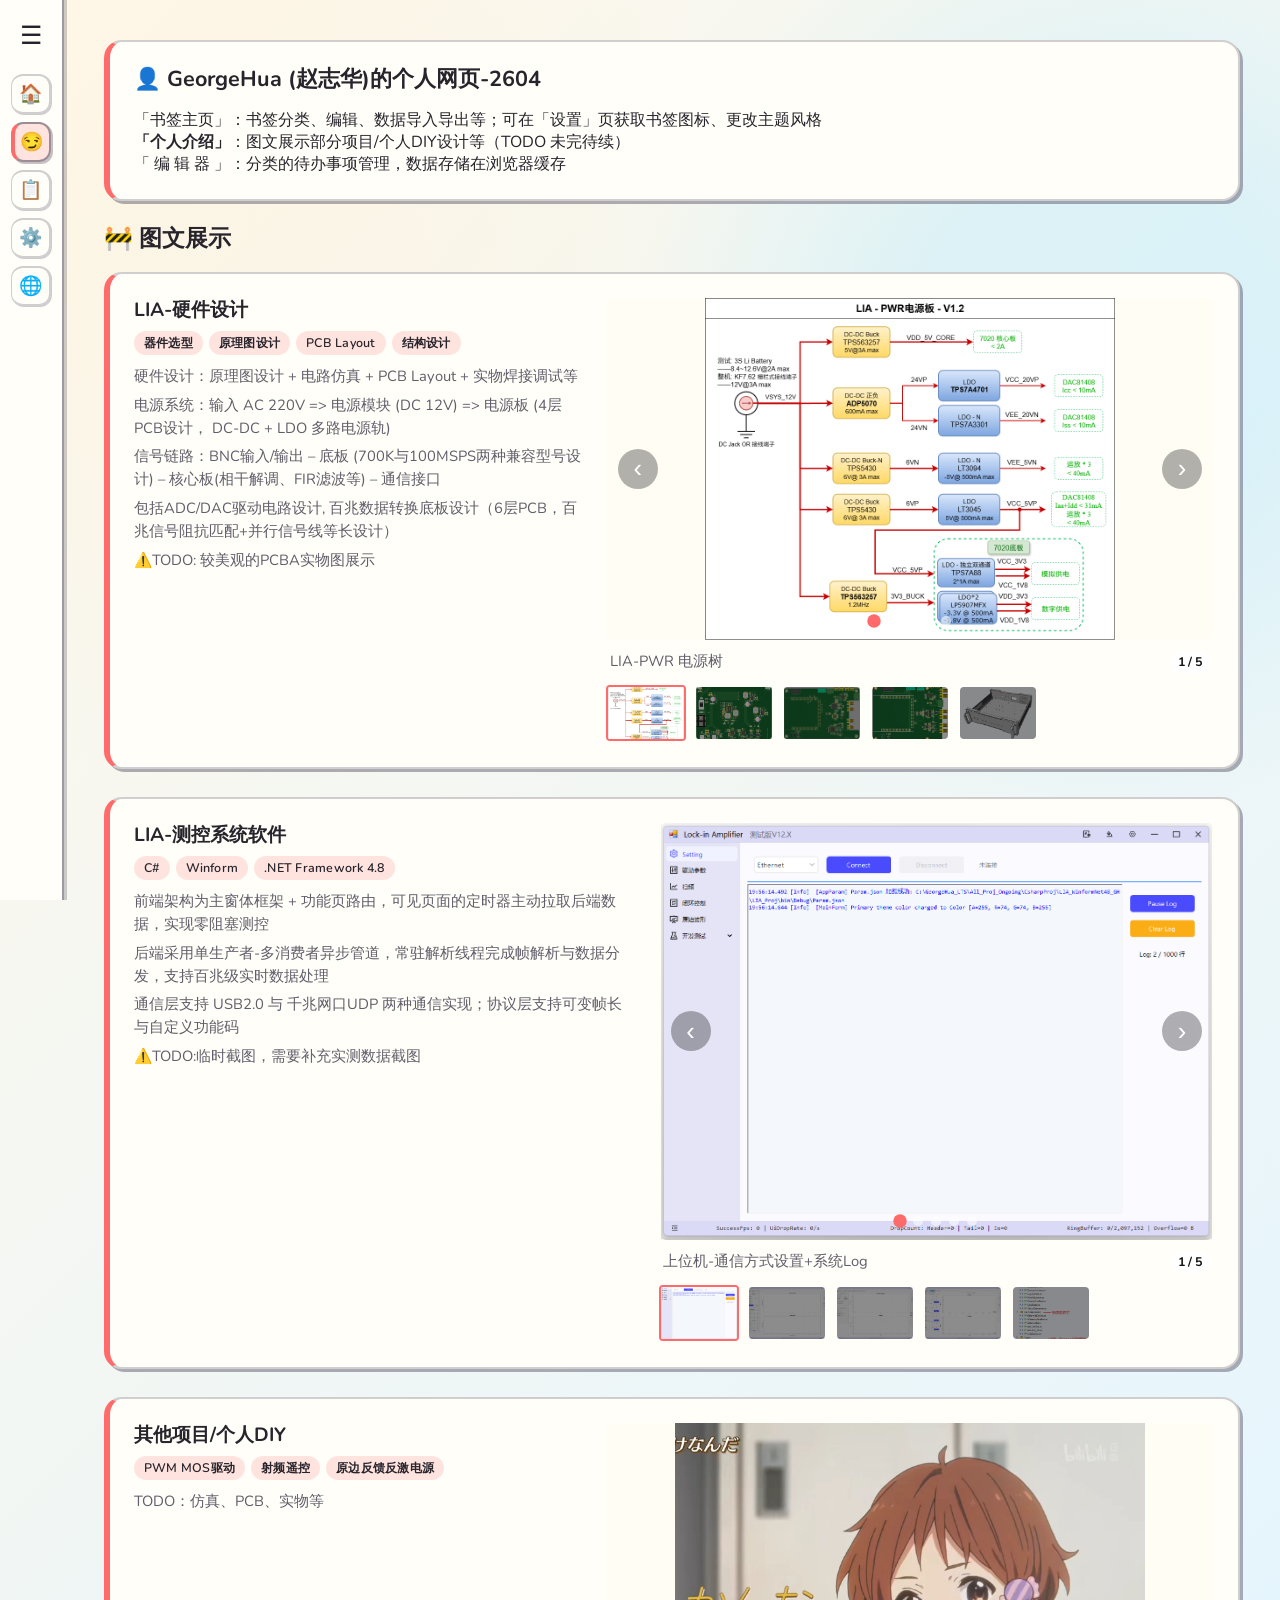
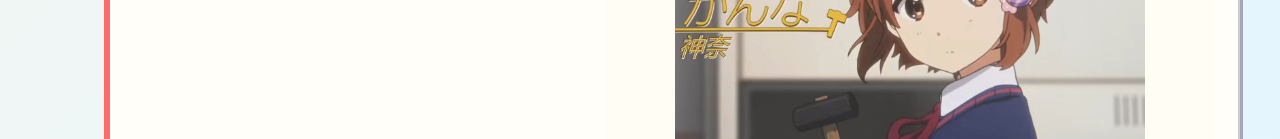
<file: index.html>
<!DOCTYPE html>
<html lang="en">
<head>
    <meta charset="UTF-8">
    <meta name="viewport" content="width=device-width, initial-scale=1.0">
    <title> GeorgeHua (赵志华) 主页</title>
    <!-- 预加载所有主题所需字体 -->
    <link rel="preconnect" href="https://fonts.googleapis.com">
    <link rel="preconnect" href="https://fonts.gstatic.com" crossorigin>
    <link href="https://fonts.googleapis.com/css2?family=Playfair+Display:wght@700;900&family=Source+Sans+Pro:wght@400;600&family=Quicksand:wght@400;600;700&family=Nunito:wght@300;400;600&family=Audiowide&family=Space+Mono:wght@400;700&display=swap" rel="stylesheet">
 
    <link rel="stylesheet" href="style.css">
    <link rel="stylesheet" href="themes.css">
    <link rel="stylesheet" href="Pages/aboutPage.css">

    
</head>
<body class="theme-illustration">
    <!-- V6.4.1：在首屏主体内容解析前同步恢复保存主题，避免先渲染默认玻璃主题再切换造成闪烁。 -->
    <script>
        (() => {
            // V6.4.1：早期启动脚本只处理 body class，正式主题状态仍由 main.js 在应用初始化阶段维护。
            const themeClasses = ['theme-glass', 'theme-illustration', 'theme-light-modern', 'theme-dark-modern', 'theme-tech'];

            try {
                const storedTheme = localStorage.getItem('navTheme');

                // V6.4.1：仅允许白名单主题覆盖默认 class，避免异常 localStorage 值污染页面根样式。
                if (themeClasses.includes(storedTheme)) {
                    document.body.classList.remove(...themeClasses);
                    document.body.classList.add(storedTheme);
                }
            } catch (error) {
                // V6.4.1：localStorage 不可用时保留 HTML 默认主题，避免早期主题脚本阻断首屏渲染。
            }
        })();
    </script>
    <!-- 左侧导航栏 -->
    <aside class="sidebar" id="sidebar">
        <div class="sidebar-header">
            <button class="menu-toggle" id="menuToggle">☰</button>
            <span class="signature">GeorgeHua</span>
        </div>
        <div class="nav-buttons" id="dynamic-nav-container">
            <!-- V3.6 改为了动态加载，根据 PageConfig.js 中的配置生成 -->

            <!-- <button class="nav-btn active" data-page="home"><span>🏠</span> <span>主页</span></button>
            <button class="nav-btn" data-page="about"><span>👤</span> <span>个人介绍</span></button>
            <button class="nav-btn" data-page="changelog"><span>📋</span> <span>版本更新</span></button>
            <button class="nav-btn" data-page="settings"><span>⚙️</span> <span>设置</span></button> -->
            <!-- <button class="nav-btn" data-page="tools"><span>🚩</span> <span>工具集</span></button> -->
            
        </div>
        <div class="sidebar-footer">
            <!-- <div class="avatar" style="background-image: url('Assets/images/avatar.png');"></div> -->
            <img class="avatar"
                src="Assets/images/p240.png"  
                srcset="
                    Assets/images/p160.png 2x,
                    Assets/images/p240.png 3x,
                    Assets/images/p320.png 4x"
                alt="GeorgeHua">
            <!-- <a href="#" class="profile-link">📋 个人资料</a> -->
            <a href="#" class="profile-link">🔧 其他</a>
        </div>
    </aside>

    <!-- 右侧动态内容区 -->
    <main class="main-content" id="content-area"></main>

    <!-- 引入 JS 文件，注意顺序：
         1. data.js - 定义基础数据
         2. PageConfig.js - 定义导航和页面路由配置
         3. main.js - 核心模块（定义 CoreModules）
         4. 页面模块 - 依赖 CoreModules，并需要与 PageConfig.js 中的 moduleName 保持一致
    -->
    <script src="data.js"></script>
    <script src="PageConfig.js"></script>
    
    <!-- 核心功能（必须先于页面模块加载） -->
    <script src="main.js"></script>
    <!-- V6.1.2：当前暂不启用懒加载；新增 module 页面时，需要在 PageConfig.js 注册并在此处同步引入脚本。 -->
    <script src="Pages/homePage.js"></script>
    <script src="Pages/aboutPage.js"></script>
    <script src="Pages/editorPage.js"></script>
    <script src="Pages/settingsPage.js"></script>
    <!-- <script src="Pages/toolsPage.js"></script> -->
</body>
</html>
</file>
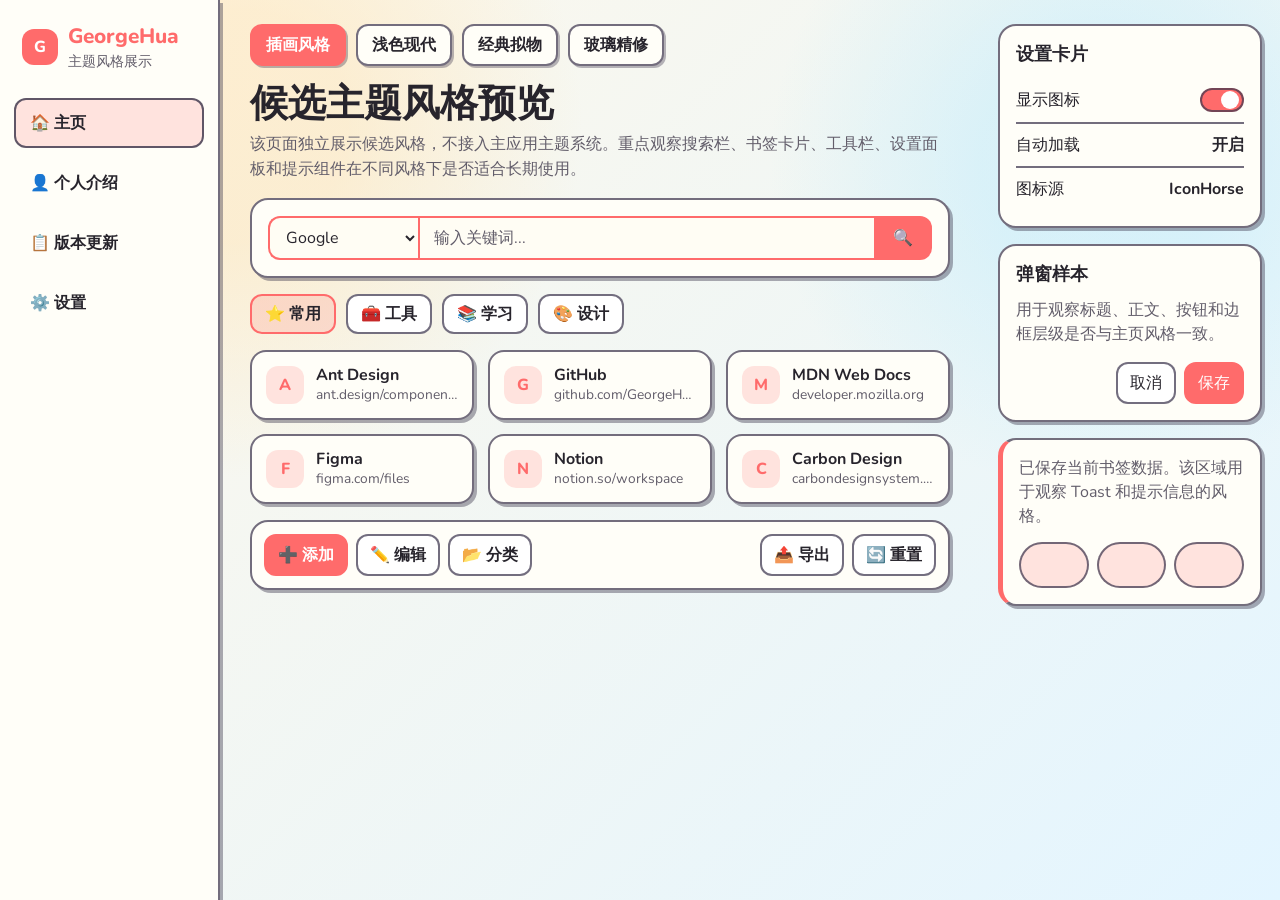
<file: demo2.html>
<!DOCTYPE html>
<html lang="zh-CN">
<head>
    <meta charset="UTF-8">
    <meta name="viewport" content="width=device-width, initial-scale=1.0">
    <title>主题风格展示 Demo2</title>
    <!--
      demo2.html
      主题风格展示页：用于独立验证候选风格主题，不参与主应用运行逻辑。
      当前候选：插画风格、浅色现代、经典拟物、玻璃精修。
    -->
    <link rel="preconnect" href="https://fonts.googleapis.com">
    <link rel="preconnect" href="https://fonts.gstatic.com" crossorigin>
    <link href="https://fonts.googleapis.com/css2?family=Audiowide&family=Nunito:wght@400;600;700;800&family=Playfair+Display:wght@700;900&family=Quicksand:wght@400;600;700&family=Source+Sans+Pro:wght@400;600;700&display=swap" rel="stylesheet">
    <style>
        * {
            box-sizing: border-box;
            margin: 0;
            padding: 0;
        }

        body {
            min-height: 100vh;
            font-family: var(--font-body);
            color: var(--text);
            background: var(--app-bg);
            display: grid;
            grid-template-columns: 220px minmax(0, 1fr) 300px;
            transition: background 0.2s ease, color 0.2s ease;
            --app-bg: #f4f7fb;
            --text: #263238;
            --muted: #65727d;
            --accent: #2f7df6;
            --accent-soft: rgba(47, 125, 246, 0.12);
            --on-accent: #fff;
            --panel: #fff;
            --panel-strong: #fff;
            --control: #fff;
            --border: #cfd8e3;
            --border-strong: #a7b4c4;
            --radius-panel: 8px;
            --radius-card: 8px;
            --radius-control: 6px;
            --shadow-panel: 0 10px 24px rgba(20, 35, 60, 0.08);
            --shadow-card: 0 6px 14px rgba(20, 35, 60, 0.08);
            --line-width: 1px;
            --font-body: 'Source Sans Pro', sans-serif;
            --font-display: 'Playfair Display', serif;
        }

        body.demo-illustration {
            --app-bg: radial-gradient(circle at 18% 14%, rgba(255, 224, 170, 0.42) 0 9%, transparent 27%),
                      radial-gradient(circle at 86% 18%, rgba(168, 230, 255, 0.32) 0 9%, transparent 25%),
                      linear-gradient(135deg, #fff8ea 0%, #e3f5ff 100%);
            --text: #27242c;
            --muted: #625d6a;
            --accent: #ff6b6b;
            --accent-soft: rgba(255, 107, 107, 0.18);
            --on-accent: #fff;
            --panel: #fffef8;
            --panel-strong: #fff;
            --control: #fffdf4;
            --border: rgba(61, 55, 78, 0.72);
            --border-strong: rgba(61, 55, 78, 0.82);
            --radius-panel: 18px;
            --radius-card: 16px;
            --radius-control: 12px;
            --shadow-panel: 3px 3px 0 rgba(61, 55, 78, 0.42);
            --shadow-card: 2px 2px 0 rgba(61, 55, 78, 0.36);
            --line-width: 2px;
            --font-body: 'Nunito', sans-serif;
            --font-display: 'Nunito', sans-serif;
        }

        body.demo-light-modern {
            --app-bg: radial-gradient(circle at 92% 10%, rgba(255, 206, 167, 0.18) 0 10%, transparent 24%),
                      radial-gradient(circle at 12% 82%, rgba(112, 170, 255, 0.22) 0 14%, transparent 32%),
                      linear-gradient(145deg, #fff9f1 0%, #edf5ff 100%);
            --text: #303345;
            --muted: #6d7082;
            --accent: #6d7dfc;
            --accent-soft: rgba(109, 125, 252, 0.14);
            --on-accent: #fff;
            --panel: rgba(255, 255, 255, 0.78);
            --panel-strong: #fff;
            --control: rgba(255, 255, 255, 0.88);
            --border: rgba(82, 93, 143, 0.16);
            --border-strong: rgba(109, 125, 252, 0.45);
            --radius-panel: 20px;
            --radius-card: 18px;
            --radius-control: 12px;
            --shadow-panel: 0 18px 38px rgba(91, 105, 160, 0.14);
            --shadow-card: 0 10px 22px rgba(91, 105, 160, 0.12);
            --line-width: 2px;
            --font-body: 'Quicksand', sans-serif;
            --font-display: 'Quicksand', sans-serif;
        }

        body.demo-classic {
            --app-bg: linear-gradient(180deg, #f6f8fb 0%, #e7edf4 100%);
            --text: #263442;
            --muted: #627183;
            --accent: #4f7fb9;
            --accent-soft: rgba(79, 127, 185, 0.13);
            --on-accent: #fff;
            --panel: #f8fbff;
            --panel-strong: #fff;
            --control: #fff;
            --border: #c8d3df;
            --border-strong: #8aa2bc;
            --radius-panel: 8px;
            --radius-card: 6px;
            --radius-control: 4px;
            --shadow-panel: inset 0 1px 0 #fff, 0 10px 20px rgba(34, 52, 74, 0.12);
            --shadow-card: inset 0 1px 0 #fff, 0 5px 12px rgba(34, 52, 74, 0.1);
            --line-width: 1px;
            --font-body: 'Source Sans Pro', sans-serif;
            --font-display: 'Source Sans Pro', sans-serif;
        }

        body.demo-glass-refined {
            --app-bg: linear-gradient(145deg, #f9e7e9 0%, #e0d9f5 100%);
            --text: #2f2b3b;
            --muted: rgba(47, 43, 59, 0.72);
            --accent: #ff9f8f;
            --accent-soft: rgba(255, 159, 143, 0.22);
            --on-accent: #4a3f5e;
            --panel: rgba(255, 255, 255, 0.34);
            --panel-strong: rgba(255, 255, 255, 0.58);
            --control: rgba(255, 255, 255, 0.72);
            --border: rgba(255, 255, 255, 0.48);
            --border-strong: rgba(255, 159, 143, 0.45);
            --radius-panel: 24px;
            --radius-card: 18px;
            --radius-control: 12px;
            --shadow-panel: 0 18px 40px rgba(126, 104, 150, 0.18);
            --shadow-card: 0 10px 24px rgba(126, 104, 150, 0.14);
            --line-width: 1px;
            --font-body: 'Nunito', sans-serif;
            --font-display: 'Quicksand', sans-serif;
        }

        button,
        input,
        select {
            font: inherit;
        }

        .sidebar {
            min-height: 100vh;
            padding: 22px 14px;
            background: var(--panel);
            border-right: var(--line-width) solid var(--border);
            box-shadow: var(--shadow-panel);
            position: sticky;
            top: 0;
        }

        .brand {
            display: flex;
            align-items: center;
            gap: 10px;
            margin-bottom: 26px;
            padding: 0 8px;
        }

        .brand-mark {
            width: 36px;
            height: 36px;
            display: grid;
            place-items: center;
            border-radius: var(--radius-control);
            background: var(--accent);
            color: var(--on-accent);
            font-weight: 800;
        }

        .brand-name {
            font-family: var(--font-display);
            color: var(--accent);
            font-size: 1.3rem;
            font-weight: 800;
        }

        .nav {
            display: grid;
            gap: 10px;
        }

        .nav button,
        .toolbar button,
        .style-tabs button,
        .modal-actions button {
            border: var(--line-width) solid transparent;
            border-radius: var(--radius-control);
            background: transparent;
            color: inherit;
            cursor: pointer;
            transition: background 0.15s ease, border-color 0.15s ease, opacity 0.15s ease;
        }

        .nav button {
            text-align: left;
            padding: 12px 14px;
            font-weight: 700;
        }

        .nav button.active,
        .nav button:hover {
            background: var(--accent-soft);
            border-color: var(--border-strong);
        }

        .main {
            padding: 24px 30px;
            min-width: 0;
        }

        .style-tabs {
            display: flex;
            gap: 10px;
            flex-wrap: wrap;
            margin-bottom: 18px;
        }

        .style-tabs button {
            padding: 8px 14px;
            background: var(--panel);
            border-color: var(--border);
            box-shadow: var(--shadow-card);
            font-weight: 700;
        }

        .style-tabs button.active {
            background: var(--accent);
            border-color: var(--accent);
            color: var(--on-accent);
        }

        .hero {
            margin-bottom: 16px;
        }

        .hero h1 {
            font-family: var(--font-display);
            font-size: clamp(1.8rem, 3vw, 3.2rem);
            line-height: 1.05;
            margin-bottom: 8px;
        }

        .hero p {
            color: var(--muted);
            max-width: 720px;
            line-height: 1.55;
        }

        .search-panel,
        .card,
        .toolbar,
        .preview-panel,
        .modal-sample,
        .toast-sample {
            background: var(--panel);
            border: var(--line-width) solid var(--border);
            border-radius: var(--radius-panel);
            box-shadow: var(--shadow-panel);
        }

        body.demo-glass-refined .sidebar,
        body.demo-glass-refined .search-panel,
        body.demo-glass-refined .card,
        body.demo-glass-refined .toolbar,
        body.demo-glass-refined .preview-panel,
        body.demo-glass-refined .modal-sample,
        body.demo-glass-refined .toast-sample {
            backdrop-filter: blur(14px);
        }

        .search-panel {
            padding: 16px;
            margin-bottom: 16px;
        }

        .web-search {
            /* Demo 搜索组合固定为 2px 线宽，避免全局 line-width 影响其他控件边框。 */
            --search-line-width: 2px;
            display: flex;
            width: min(760px, 100%);
            height: 44px;
        }

        .web-search select,
        .web-search input,
        .web-search button {
            border: var(--search-line-width) solid var(--accent);
            height: 44px;
        }

        .web-search select {
            width: 150px;
            border-right: 0;
            border-radius: var(--radius-control) 0 0 var(--radius-control);
            background: var(--control);
            color: var(--text);
            padding: 0 12px;
        }

        .web-search input {
            flex: 1;
            min-width: 0;
            border-radius: 0;
            background: var(--control);
            color: var(--text);
            padding: 0 14px;
            outline: none;
        }

        .web-search input::placeholder {
            color: var(--muted);
        }

        .web-search button {
            width: 56px;
            border-left: 0;
            border-radius: 0 var(--radius-control) var(--radius-control) 0;
            background: var(--accent);
            color: var(--on-accent);
            font-weight: 800;
            cursor: pointer;
        }

        .categories {
            display: flex;
            gap: 10px;
            flex-wrap: wrap;
            margin: 8px 0 16px;
        }

        .categories button {
            padding: 7px 13px;
            border-radius: var(--radius-control);
            border: var(--line-width) solid var(--border);
            background: var(--panel-strong);
            color: inherit;
            font-weight: 700;
        }

        .categories button.active {
            background: var(--accent-soft);
            border-color: var(--accent);
        }

        .bookmark-grid {
            display: grid;
            grid-template-columns: repeat(3, minmax(0, 1fr));
            gap: 14px;
        }

        .card {
            border-radius: var(--radius-card);
            padding: 14px;
            display: grid;
            grid-template-columns: 38px minmax(0, 1fr);
            gap: 12px;
            align-items: center;
        }

        .icon {
            width: 38px;
            height: 38px;
            border-radius: var(--radius-control);
            display: grid;
            place-items: center;
            background: var(--accent-soft);
            color: var(--accent);
            font-weight: 800;
        }

        .card h3 {
            font-size: 1rem;
            line-height: 1.2;
        }

        .card p {
            color: var(--muted);
            font-size: 0.86rem;
            overflow: hidden;
            text-overflow: ellipsis;
            white-space: nowrap;
        }

        .toolbar {
            margin-top: 16px;
            padding: 12px;
            display: flex;
            justify-content: space-between;
            gap: 10px;
            flex-wrap: wrap;
        }

        .toolbar-group {
            display: flex;
            gap: 8px;
            flex-wrap: wrap;
        }

        .toolbar button {
            background: var(--panel-strong);
            border-color: var(--border);
            padding: 8px 12px;
            font-weight: 700;
        }

        .toolbar button.primary {
            background: var(--accent);
            color: var(--on-accent);
            border-color: var(--accent);
        }

        .right-panel {
            padding: 24px 18px;
            display: grid;
            gap: 16px;
            align-content: start;
        }

        .preview-panel,
        .modal-sample,
        .toast-sample {
            padding: 16px;
        }

        .preview-panel h2,
        .modal-sample h2 {
            font-size: 1.1rem;
            margin-bottom: 12px;
        }

        .setting-row {
            display: flex;
            justify-content: space-between;
            align-items: center;
            padding: 10px 0;
            border-bottom: var(--line-width) solid var(--border);
        }

        .setting-row:last-child {
            border-bottom: 0;
        }

        .switch {
            width: 44px;
            height: 24px;
            border-radius: 999px;
            background: var(--accent);
            border: var(--line-width) solid var(--border);
            position: relative;
        }

        /* 开关圆点使用几何居中，避免不同主题线宽导致上下视觉偏移。 */
        .switch::after {
            content: '';
            position: absolute;
            top: 50%;
            right: 3px;
            transform: translateY(-50%);
            width: 18px;
            height: 18px;
            border-radius: 50%;
            background: var(--on-accent);
        }

        body.demo-glass-refined .switch {
            background: rgba(255, 255, 255, 0.72);
        }

        body.demo-glass-refined .switch::after {
            background: var(--accent);
        }

        .modal-sample p,
        .toast-sample {
            color: var(--muted);
            line-height: 1.5;
        }

        .modal-actions {
            display: flex;
            justify-content: flex-end;
            gap: 8px;
            margin-top: 16px;
        }

        .modal-actions button {
            padding: 8px 12px;
            border-color: var(--border);
            background: var(--panel-strong);
        }

        .modal-actions .save {
            background: var(--accent);
            border-color: var(--accent);
            color: var(--on-accent);
        }

        .toast-sample {
            border-left: 5px solid var(--accent);
        }

        .style-note {
            color: var(--muted);
            font-size: 0.9rem;
            line-height: 1.55;
        }

        body.demo-illustration .illustration {
            display: grid;
        }

        .illustration {
            display: none;
            grid-template-columns: repeat(3, 1fr);
            gap: 8px;
            margin-top: 14px;
        }

        .blob {
            height: 46px;
            border: 2px solid var(--border);
            border-radius: 999px;
            background: var(--accent-soft);
        }

        @media (max-width: 1100px) {
            body {
                grid-template-columns: 190px minmax(0, 1fr);
            }

            .right-panel {
                grid-column: 1 / -1;
                grid-template-columns: repeat(3, minmax(0, 1fr));
                padding: 0 24px 24px;
            }
        }

        @media (max-width: 760px) {
            body {
                display: block;
            }

            .sidebar {
                position: static;
                min-height: auto;
            }

            .main,
            .right-panel {
                padding: 16px;
            }

            .right-panel {
                display: grid;
                grid-template-columns: 1fr;
            }

            .bookmark-grid {
                grid-template-columns: 1fr;
            }

            .web-search {
                height: auto;
                flex-wrap: wrap;
            }

            .web-search select,
            .web-search input,
            .web-search button {
                height: 40px;
            }

            .web-search select {
                width: 120px;
            }

            .web-search input {
                min-width: calc(100% - 176px);
            }
        }
    </style>
</head>
<body class="demo-illustration">
    <aside class="sidebar">
        <div class="brand">
            <div class="brand-mark">G</div>
            <div>
                <div class="brand-name">GeorgeHua</div>
                <p class="style-note">主题风格展示</p>
            </div>
        </div>
        <nav class="nav">
            <button class="active">🏠 主页</button>
            <button>👤 个人介绍</button>
            <button>📋 版本更新</button>
            <button>⚙️ 设置</button>
        </nav>
    </aside>

    <main class="main">
        <div class="style-tabs" aria-label="候选风格切换">
            <button class="active" data-theme="demo-illustration">插画风格</button>
            <button data-theme="demo-light-modern">浅色现代</button>
            <button data-theme="demo-classic">经典拟物</button>
            <button data-theme="demo-glass-refined">玻璃精修</button>
        </div>

        <section class="hero">
            <h1>候选主题风格预览</h1>
            <p>该页面独立展示候选风格，不接入主应用主题系统。重点观察搜索栏、书签卡片、工具栏、设置面板和提示组件在不同风格下是否适合长期使用。</p>
        </section>

        <section class="search-panel">
            <form class="web-search" role="search">
                <select aria-label="选择搜索引擎">
                    <option>Google</option>
                    <option>Bing</option>
                    <option>DuckDuckGo</option>
                </select>
                <input type="text" placeholder="输入关键词...">
                <button type="button" aria-label="搜索">🔍</button>
            </form>
        </section>

        <div class="categories">
            <button class="active">⭐ 常用</button>
            <button>🧰 工具</button>
            <button>📚 学习</button>
            <button>🎨 设计</button>
        </div>

        <section class="bookmark-grid">
            <article class="card">
                <div class="icon">A</div>
                <div>
                    <h3>Ant Design</h3>
                    <p>ant.design/components</p>
                </div>
            </article>
            <article class="card">
                <div class="icon">G</div>
                <div>
                    <h3>GitHub</h3>
                    <p>github.com/GeorgeHuaR</p>
                </div>
            </article>
            <article class="card">
                <div class="icon">M</div>
                <div>
                    <h3>MDN Web Docs</h3>
                    <p>developer.mozilla.org</p>
                </div>
            </article>
            <article class="card">
                <div class="icon">F</div>
                <div>
                    <h3>Figma</h3>
                    <p>figma.com/files</p>
                </div>
            </article>
            <article class="card">
                <div class="icon">N</div>
                <div>
                    <h3>Notion</h3>
                    <p>notion.so/workspace</p>
                </div>
            </article>
            <article class="card">
                <div class="icon">C</div>
                <div>
                    <h3>Carbon Design</h3>
                    <p>carbondesignsystem.com</p>
                </div>
            </article>
        </section>

        <section class="toolbar">
            <div class="toolbar-group">
                <button class="primary">➕ 添加</button>
                <button>✏️ 编辑</button>
                <button>📂 分类</button>
            </div>
            <div class="toolbar-group">
                <button>📤 导出</button>
                <button>🔄 重置</button>
            </div>
        </section>
    </main>

    <aside class="right-panel">
        <section class="preview-panel">
            <h2>设置卡片</h2>
            <div class="setting-row">
                <span>显示图标</span>
                <span class="switch"></span>
            </div>
            <div class="setting-row">
                <span>自动加载</span>
                <strong>开启</strong>
            </div>
            <div class="setting-row">
                <span>图标源</span>
                <strong>IconHorse</strong>
            </div>
        </section>

        <section class="modal-sample">
            <h2>弹窗样本</h2>
            <p>用于观察标题、正文、按钮和边框层级是否与主页风格一致。</p>
            <div class="modal-actions">
                <button>取消</button>
                <button class="save">保存</button>
            </div>
        </section>

        <section class="toast-sample">
            已保存当前书签数据。该区域用于观察 Toast 和提示信息的风格。
            <div class="illustration">
                <div class="blob"></div>
                <div class="blob"></div>
                <div class="blob"></div>
            </div>
        </section>
    </aside>

    <script>
        const themeButtons = document.querySelectorAll('.style-tabs button');
        themeButtons.forEach(button => {
            button.addEventListener('click', () => {
                themeButtons.forEach(item => item.classList.remove('active'));
                button.classList.add('active');
                document.body.className = button.dataset.theme;
            });
        });
    </script>
</body>
</html>
</file>
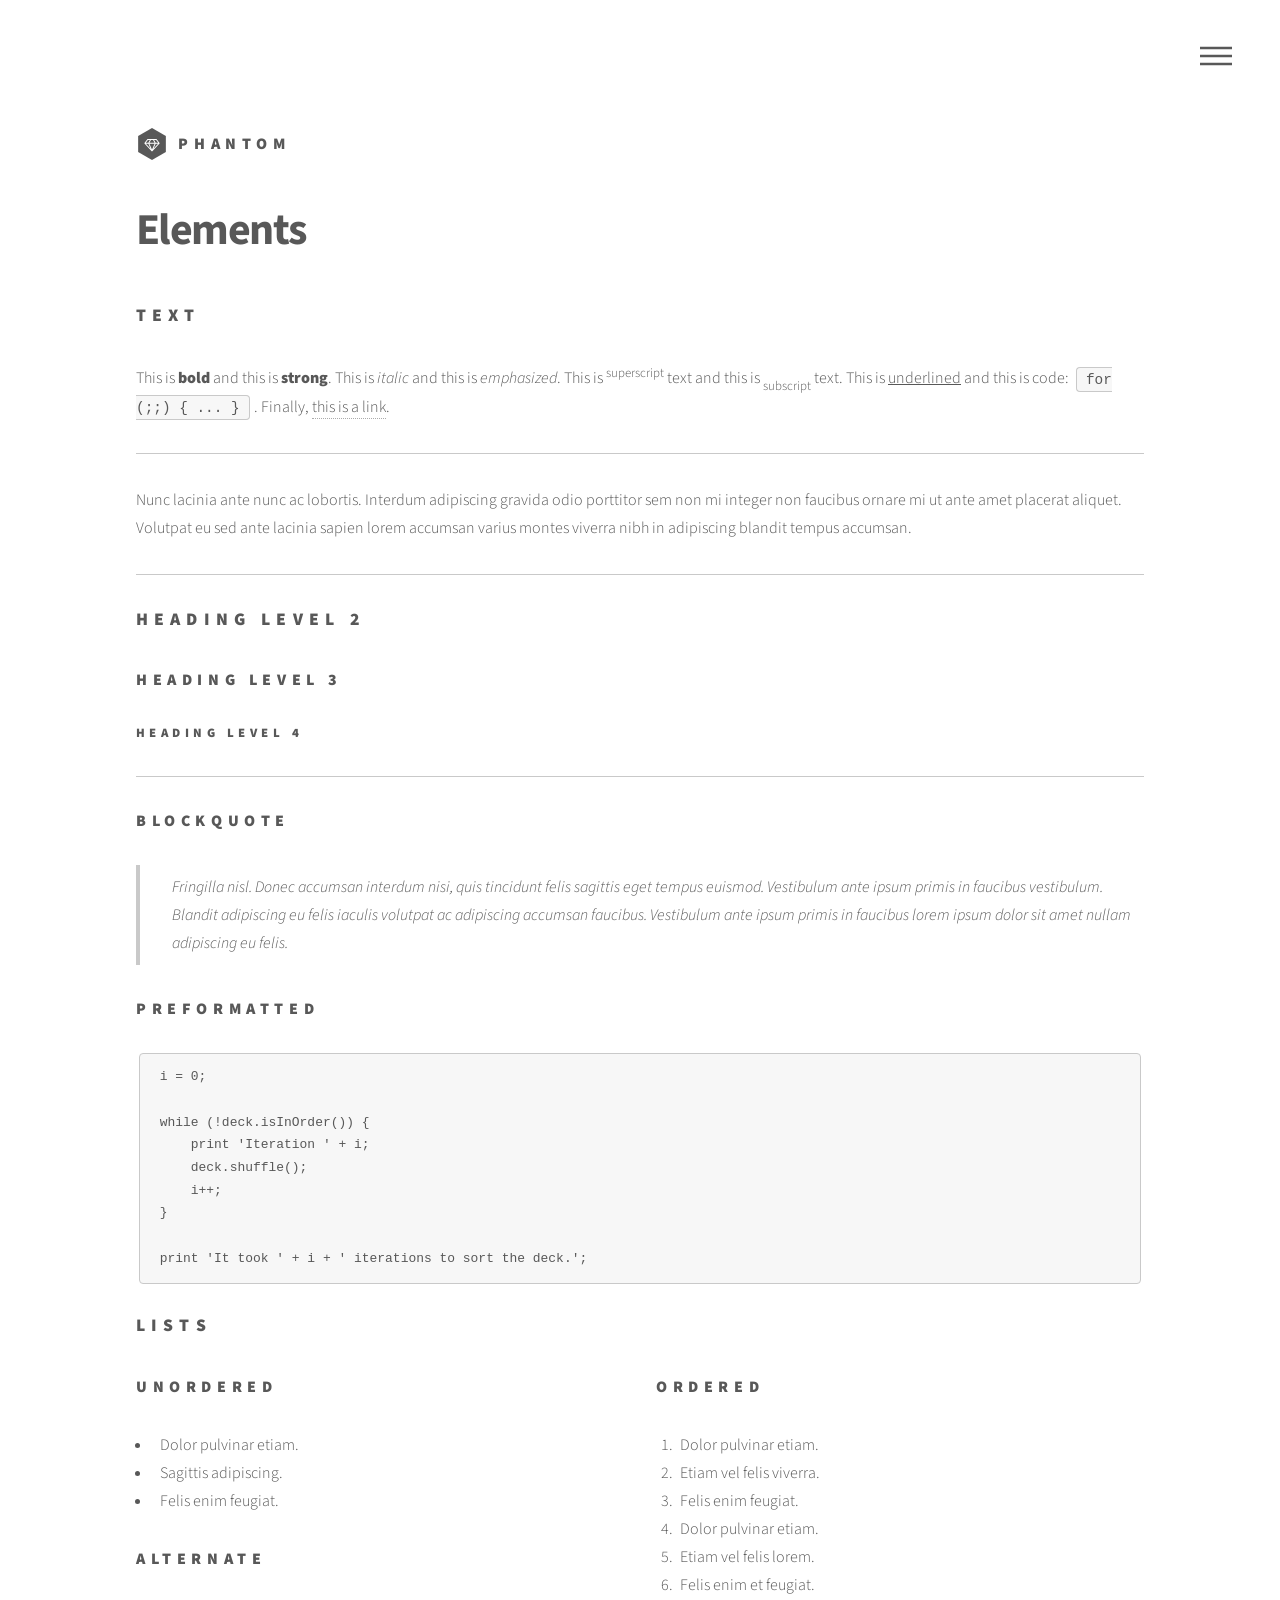
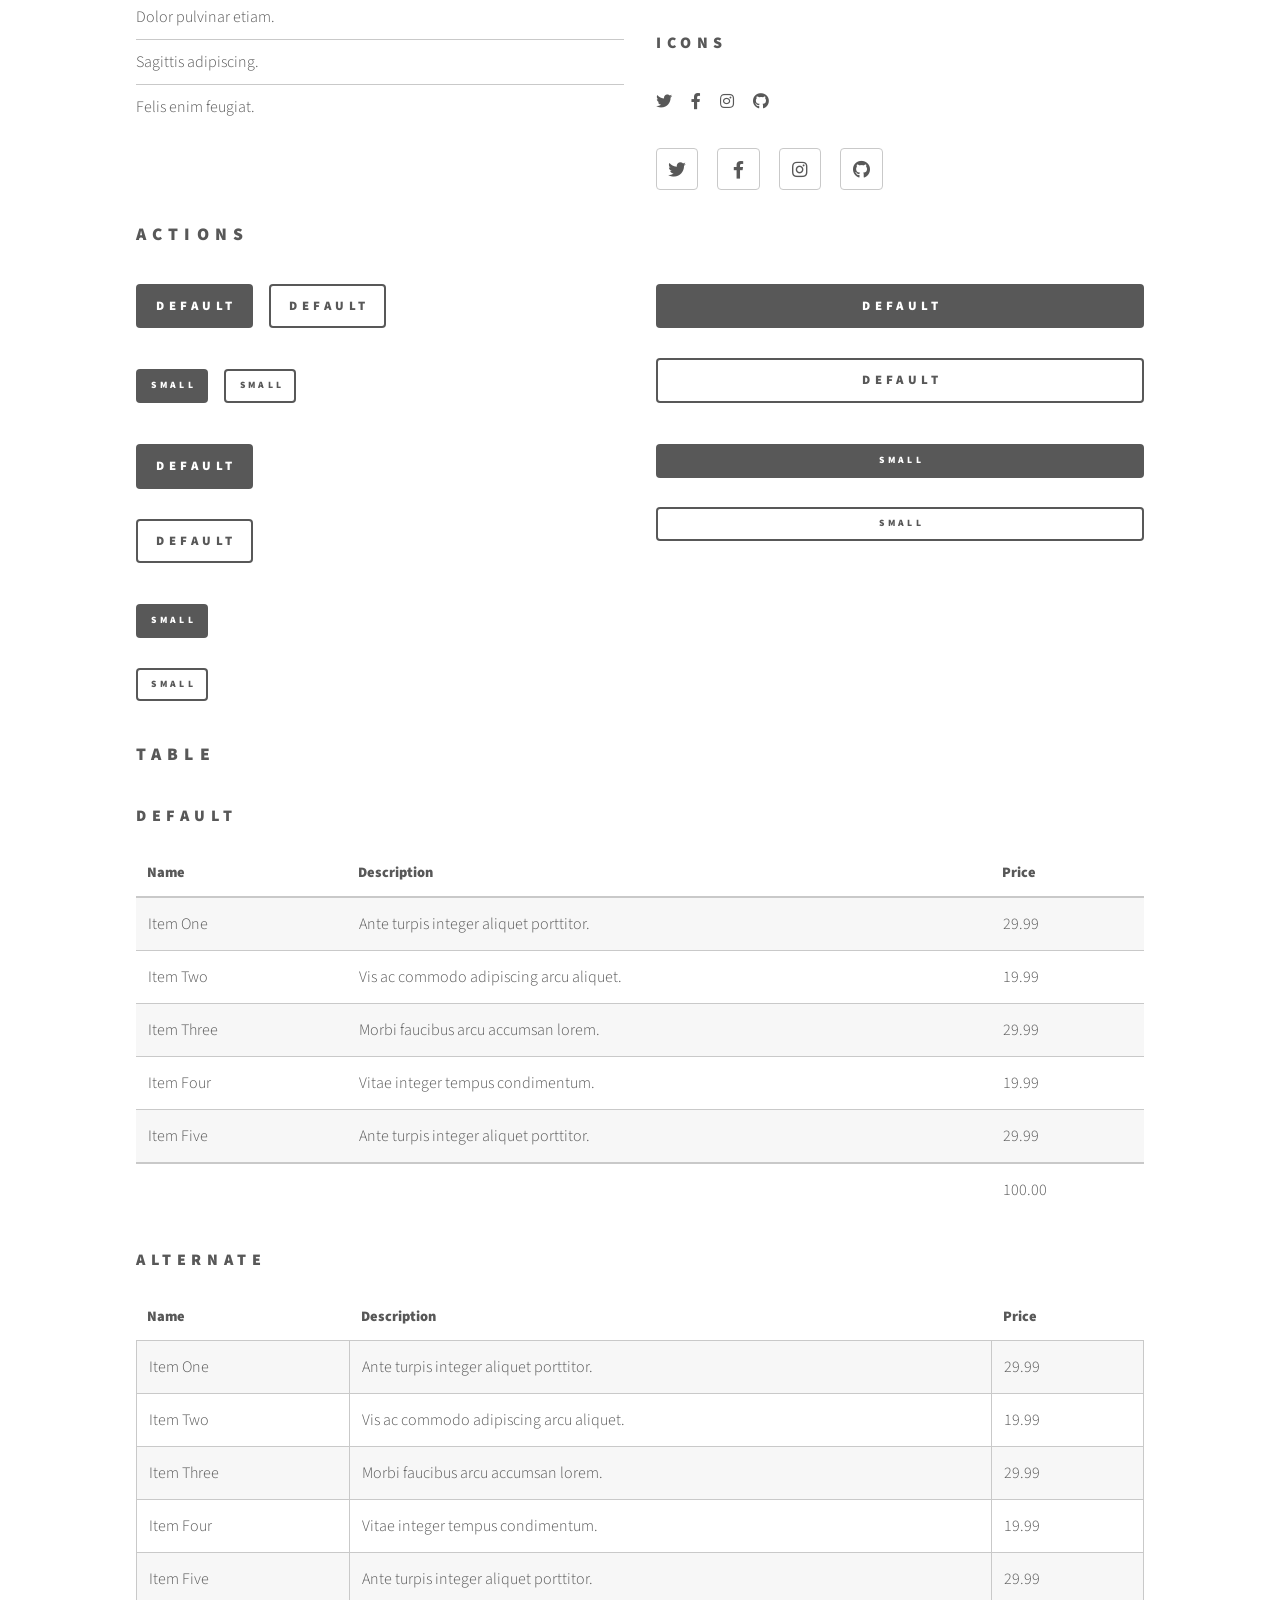
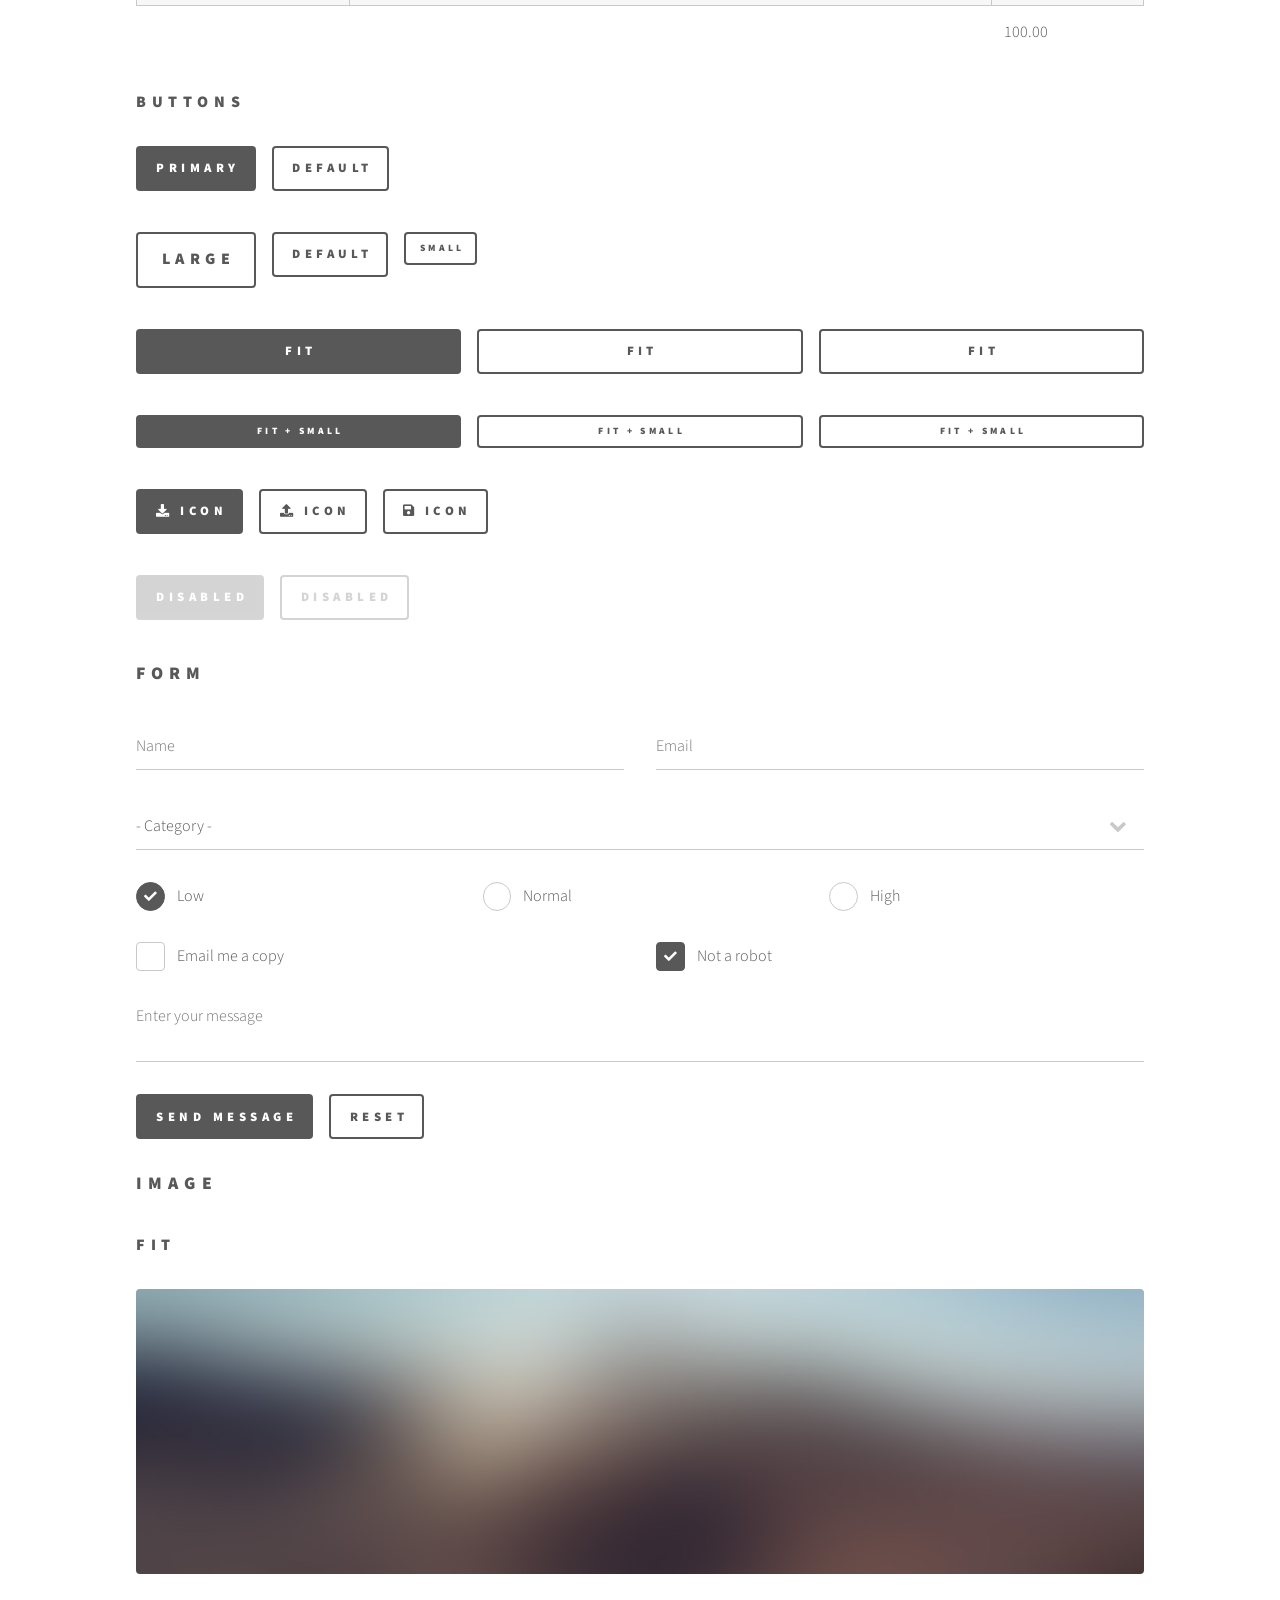
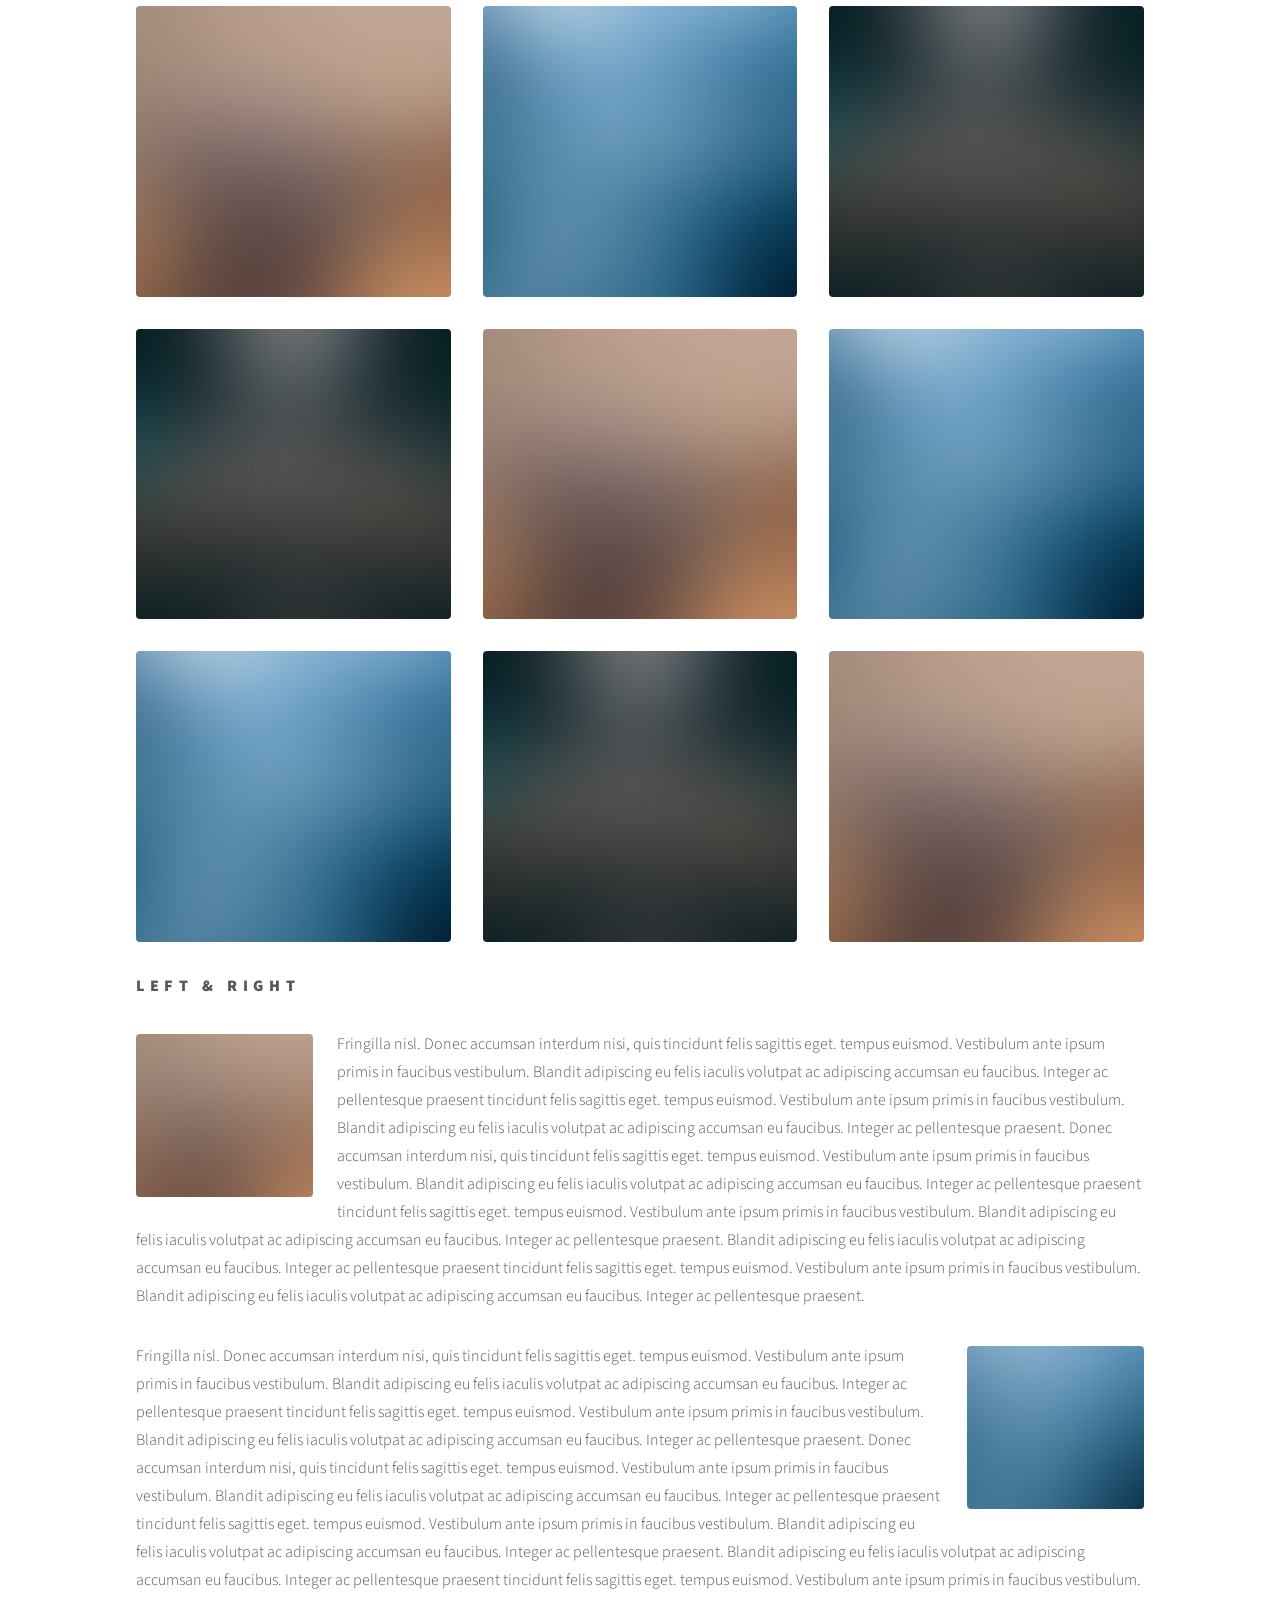
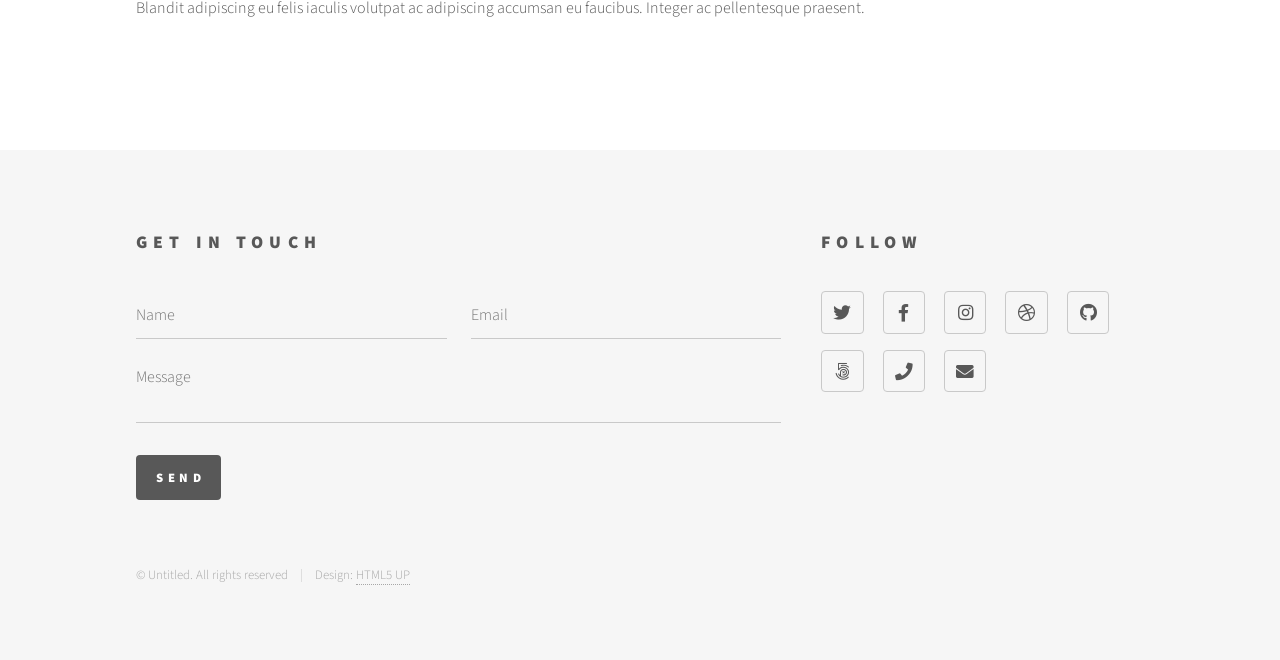
<file: elements.html>
<!DOCTYPE HTML>
<!--
	Phantom by HTML5 UP
	html5up.net | @ajlkn
	Free for personal and commercial use under the CCA 3.0 license (html5up.net/license)
-->
<html>
	<head>
		<title>Elements - Phantom by HTML5 UP</title>
		<meta charset="utf-8" />
		<meta name="viewport" content="width=device-width, initial-scale=1, user-scalable=no" />
		<link rel="stylesheet" href="assets/css/main.css" />
		<noscript><link rel="stylesheet" href="assets/css/noscript.css" /></noscript>
	</head>
	<body class="is-preload">
		<!-- Wrapper -->
			<div id="wrapper">

				<!-- Header -->
					<header id="header">
						<div class="inner">

							<!-- Logo -->
								<a href="index.html" class="logo">
									<span class="symbol"><img src="images/logo.svg" alt="" /></span><span class="title">Phantom</span>
								</a>

							<!-- Nav -->
								<nav>
									<ul>
										<li><a href="#menu">Menu</a></li>
									</ul>
								</nav>

						</div>
					</header>

				<!-- Menu -->
					<nav id="menu">
						<h2>Menu</h2>
						<ul>
							<li><a href="index.html">Home</a></li>
							<li><a href="generic.html">Ipsum veroeros</a></li>
							<li><a href="generic.html">Tempus etiam</a></li>
							<li><a href="generic.html">Consequat dolor</a></li>
							<li><a href="elements.html">Elements</a></li>
						</ul>
					</nav>

				<!-- Main -->
					<div id="main">
						<div class="inner">
							<h1>Elements</h1>

							<!-- Text -->
								<section>
									<h2>Text</h2>
									<p>This is <b>bold</b> and this is <strong>strong</strong>. This is <i>italic</i> and this is <em>emphasized</em>.
									This is <sup>superscript</sup> text and this is <sub>subscript</sub> text.
									This is <u>underlined</u> and this is code: <code>for (;;) { ... }</code>. Finally, <a href="#">this is a link</a>.</p>
									<hr />
									<p>Nunc lacinia ante nunc ac lobortis. Interdum adipiscing gravida odio porttitor sem non mi integer non faucibus ornare mi ut ante amet placerat aliquet. Volutpat eu sed ante lacinia sapien lorem accumsan varius montes viverra nibh in adipiscing blandit tempus accumsan.</p>
									<hr />
									<h2>Heading Level 2</h2>
									<h3>Heading Level 3</h3>
									<h4>Heading Level 4</h4>
									<hr />
									<h3>Blockquote</h3>
									<blockquote>Fringilla nisl. Donec accumsan interdum nisi, quis tincidunt felis sagittis eget tempus euismod. Vestibulum ante ipsum primis in faucibus vestibulum. Blandit adipiscing eu felis iaculis volutpat ac adipiscing accumsan faucibus. Vestibulum ante ipsum primis in faucibus lorem ipsum dolor sit amet nullam adipiscing eu felis.</blockquote>
									<h3>Preformatted</h3>
									<pre><code>i = 0;

while (!deck.isInOrder()) {
    print 'Iteration ' + i;
    deck.shuffle();
    i++;
}

print 'It took ' + i + ' iterations to sort the deck.';</code></pre>
								</section>

							<!-- Lists -->
								<section>
									<h2>Lists</h2>
									<div class="row">
										<div class="col-6 col-12-medium">
											<h3>Unordered</h3>
											<ul>
												<li>Dolor pulvinar etiam.</li>
												<li>Sagittis adipiscing.</li>
												<li>Felis enim feugiat.</li>
											</ul>
											<h3>Alternate</h3>
											<ul class="alt">
												<li>Dolor pulvinar etiam.</li>
												<li>Sagittis adipiscing.</li>
												<li>Felis enim feugiat.</li>
											</ul>
										</div>
										<div class="col-6 col-12-medium">
											<h3>Ordered</h3>
											<ol>
												<li>Dolor pulvinar etiam.</li>
												<li>Etiam vel felis viverra.</li>
												<li>Felis enim feugiat.</li>
												<li>Dolor pulvinar etiam.</li>
												<li>Etiam vel felis lorem.</li>
												<li>Felis enim et feugiat.</li>
											</ol>
											<h3>Icons</h3>
											<ul class="icons">
												<li><a href="#" class="icon brands style1 fa-twitter"><span class="label">Twitter</span></a></li>
												<li><a href="#" class="icon brands style1 fa-facebook-f"><span class="label">Facebook</span></a></li>
												<li><a href="#" class="icon brands style1 fa-instagram"><span class="label">Instagram</span></a></li>
												<li><a href="#" class="icon brands style1 fa-github"><span class="label">Github</span></a></li>
											</ul>
											<ul class="icons">
												<li><a href="#" class="icon brands style2 fa-twitter"><span class="label">Twitter</span></a></li>
												<li><a href="#" class="icon brands style2 fa-facebook-f"><span class="label">Facebook</span></a></li>
												<li><a href="#" class="icon brands style2 fa-instagram"><span class="label">Instagram</span></a></li>
												<li><a href="#" class="icon brands style2 fa-github"><span class="label">Github</span></a></li>
											</ul>
										</div>
									</div>
									<h2>Actions</h2>
									<div class="row">
										<div class="col-6 col-12-medium">
											<ul class="actions">
												<li><a href="#" class="button primary">Default</a></li>
												<li><a href="#" class="button">Default</a></li>
											</ul>
											<ul class="actions small">
												<li><a href="#" class="button primary small">Small</a></li>
												<li><a href="#" class="button small">Small</a></li>
											</ul>
											<ul class="actions stacked">
												<li><a href="#" class="button primary">Default</a></li>
												<li><a href="#" class="button">Default</a></li>
											</ul>
											<ul class="actions stacked">
												<li><a href="#" class="button primary small">Small</a></li>
												<li><a href="#" class="button small">Small</a></li>
											</ul>
										</div>
										<div class="col-6 col-12-medium">
											<ul class="actions stacked">
												<li><a href="#" class="button primary fit">Default</a></li>
												<li><a href="#" class="button fit">Default</a></li>
											</ul>
											<ul class="actions stacked">
												<li><a href="#" class="button primary small fit">Small</a></li>
												<li><a href="#" class="button small fit">Small</a></li>
											</ul>
										</div>
									</div>
								</section>

							<!-- Table -->
								<section>
									<h2>Table</h2>
									<h3>Default</h3>
									<div class="table-wrapper">
										<table>
											<thead>
												<tr>
													<th>Name</th>
													<th>Description</th>
													<th>Price</th>
												</tr>
											</thead>
											<tbody>
												<tr>
													<td>Item One</td>
													<td>Ante turpis integer aliquet porttitor.</td>
													<td>29.99</td>
												</tr>
												<tr>
													<td>Item Two</td>
													<td>Vis ac commodo adipiscing arcu aliquet.</td>
													<td>19.99</td>
												</tr>
												<tr>
													<td>Item Three</td>
													<td> Morbi faucibus arcu accumsan lorem.</td>
													<td>29.99</td>
												</tr>
												<tr>
													<td>Item Four</td>
													<td>Vitae integer tempus condimentum.</td>
													<td>19.99</td>
												</tr>
												<tr>
													<td>Item Five</td>
													<td>Ante turpis integer aliquet porttitor.</td>
													<td>29.99</td>
												</tr>
											</tbody>
											<tfoot>
												<tr>
													<td colspan="2"></td>
													<td>100.00</td>
												</tr>
											</tfoot>
										</table>
									</div>

									<h3>Alternate</h3>
									<div class="table-wrapper">
										<table class="alt">
											<thead>
												<tr>
													<th>Name</th>
													<th>Description</th>
													<th>Price</th>
												</tr>
											</thead>
											<tbody>
												<tr>
													<td>Item One</td>
													<td>Ante turpis integer aliquet porttitor.</td>
													<td>29.99</td>
												</tr>
												<tr>
													<td>Item Two</td>
													<td>Vis ac commodo adipiscing arcu aliquet.</td>
													<td>19.99</td>
												</tr>
												<tr>
													<td>Item Three</td>
													<td> Morbi faucibus arcu accumsan lorem.</td>
													<td>29.99</td>
												</tr>
												<tr>
													<td>Item Four</td>
													<td>Vitae integer tempus condimentum.</td>
													<td>19.99</td>
												</tr>
												<tr>
													<td>Item Five</td>
													<td>Ante turpis integer aliquet porttitor.</td>
													<td>29.99</td>
												</tr>
											</tbody>
											<tfoot>
												<tr>
													<td colspan="2"></td>
													<td>100.00</td>
												</tr>
											</tfoot>
										</table>
									</div>
								</section>

							<!-- Buttons -->
								<section>
									<h3>Buttons</h3>
									<ul class="actions">
										<li><a href="#" class="button primary">Primary</a></li>
										<li><a href="#" class="button">Default</a></li>
									</ul>
									<ul class="actions">
										<li><a href="#" class="button large">Large</a></li>
										<li><a href="#" class="button">Default</a></li>
										<li><a href="#" class="button small">Small</a></li>
									</ul>
									<ul class="actions fit">
										<li><a href="#" class="button primary fit">Fit</a></li>
										<li><a href="#" class="button fit">Fit</a></li>
										<li><a href="#" class="button fit">Fit</a></li>
									</ul>
									<ul class="actions fit small">
										<li><a href="#" class="button primary fit small">Fit + Small</a></li>
										<li><a href="#" class="button fit small">Fit + Small</a></li>
										<li><a href="#" class="button fit small">Fit + Small</a></li>
									</ul>
									<ul class="actions">
										<li><a href="#" class="button primary icon solid fa-download">Icon</a></li>
										<li><a href="#" class="button icon solid fa-upload">Icon</a></li>
										<li><a href="#" class="button icon solid fa-save">Icon</a></li>
									</ul>
									<ul class="actions">
										<li><span class="button primary disabled">Disabled</span></li>
										<li><span class="button disabled">Disabled</span></li>
									</ul>
								</section>

							<!-- Form -->
								<section>
									<h2>Form</h2>
									<form method="post" action="#">
										<div class="row gtr-uniform">
											<div class="col-6 col-12-xsmall">
												<input type="text" name="demo-name" id="demo-name" value="" placeholder="Name" />
											</div>
											<div class="col-6 col-12-xsmall">
												<input type="email" name="demo-email" id="demo-email" value="" placeholder="Email" />
											</div>
											<div class="col-12">
												<select name="demo-category" id="demo-category">
													<option value="">- Category -</option>
													<option value="1">Manufacturing</option>
													<option value="1">Shipping</option>
													<option value="1">Administration</option>
													<option value="1">Human Resources</option>
												</select>
											</div>
											<div class="col-4 col-12-small">
												<input type="radio" id="demo-priority-low" name="demo-priority" checked>
												<label for="demo-priority-low">Low</label>
											</div>
											<div class="col-4 col-12-small">
												<input type="radio" id="demo-priority-normal" name="demo-priority">
												<label for="demo-priority-normal">Normal</label>
											</div>
											<div class="col-4 col-12-small">
												<input type="radio" id="demo-priority-high" name="demo-priority">
												<label for="demo-priority-high">High</label>
											</div>
											<div class="col-6 col-12-small">
												<input type="checkbox" id="demo-copy" name="demo-copy">
												<label for="demo-copy">Email me a copy</label>
											</div>
											<div class="col-6 col-12-small">
												<input type="checkbox" id="demo-human" name="demo-human" checked>
												<label for="demo-human">Not a robot</label>
											</div>
											<div class="col-12">
												<textarea name="demo-message" id="demo-message" placeholder="Enter your message" rows="6"></textarea>
											</div>
											<div class="col-12">
												<ul class="actions">
													<li><input type="submit" value="Send Message" class="primary" /></li>
													<li><input type="reset" value="Reset" /></li>
												</ul>
											</div>
										</div>
									</form>
								</section>

							<!-- Image -->
								<section>
									<h2>Image</h2>
									<h3>Fit</h3>
									<div class="box alt">
										<div class="row gtr-uniform">
											<div class="col-12"><span class="image fit"><img src="images/pic13.jpg" alt="" /></span></div>
											<div class="col-4"><span class="image fit"><img src="images/pic01.jpg" alt="" /></span></div>
											<div class="col-4"><span class="image fit"><img src="images/pic02.jpg" alt="" /></span></div>
											<div class="col-4"><span class="image fit"><img src="images/pic03.jpg" alt="" /></span></div>
											<div class="col-4"><span class="image fit"><img src="images/pic03.jpg" alt="" /></span></div>
											<div class="col-4"><span class="image fit"><img src="images/pic01.jpg" alt="" /></span></div>
											<div class="col-4"><span class="image fit"><img src="images/pic02.jpg" alt="" /></span></div>
											<div class="col-4"><span class="image fit"><img src="images/pic02.jpg" alt="" /></span></div>
											<div class="col-4"><span class="image fit"><img src="images/pic03.jpg" alt="" /></span></div>
											<div class="col-4"><span class="image fit"><img src="images/pic01.jpg" alt="" /></span></div>
										</div>
									</div>
									<h3>Left &amp; Right</h3>
									<p><span class="image left"><img src="images/pic14.jpg" alt="" /></span>Fringilla nisl. Donec accumsan interdum nisi, quis tincidunt felis sagittis eget. tempus euismod. Vestibulum ante ipsum primis in faucibus vestibulum. Blandit adipiscing eu felis iaculis volutpat ac adipiscing accumsan eu faucibus. Integer ac pellentesque praesent tincidunt felis sagittis eget. tempus euismod. Vestibulum ante ipsum primis in faucibus vestibulum. Blandit adipiscing eu felis iaculis volutpat ac adipiscing accumsan eu faucibus. Integer ac pellentesque praesent. Donec accumsan interdum nisi, quis tincidunt felis sagittis eget. tempus euismod. Vestibulum ante ipsum primis in faucibus vestibulum. Blandit adipiscing eu felis iaculis volutpat ac adipiscing accumsan eu faucibus. Integer ac pellentesque praesent tincidunt felis sagittis eget. tempus euismod. Vestibulum ante ipsum primis in faucibus vestibulum. Blandit adipiscing eu felis iaculis volutpat ac adipiscing accumsan eu faucibus. Integer ac pellentesque praesent. Blandit adipiscing eu felis iaculis volutpat ac adipiscing accumsan eu faucibus. Integer ac pellentesque praesent tincidunt felis sagittis eget. tempus euismod. Vestibulum ante ipsum primis in faucibus vestibulum. Blandit adipiscing eu felis iaculis volutpat ac adipiscing accumsan eu faucibus. Integer ac pellentesque praesent.</p>
									<p><span class="image right"><img src="images/pic15.jpg" alt="" /></span>Fringilla nisl. Donec accumsan interdum nisi, quis tincidunt felis sagittis eget. tempus euismod. Vestibulum ante ipsum primis in faucibus vestibulum. Blandit adipiscing eu felis iaculis volutpat ac adipiscing accumsan eu faucibus. Integer ac pellentesque praesent tincidunt felis sagittis eget. tempus euismod. Vestibulum ante ipsum primis in faucibus vestibulum. Blandit adipiscing eu felis iaculis volutpat ac adipiscing accumsan eu faucibus. Integer ac pellentesque praesent. Donec accumsan interdum nisi, quis tincidunt felis sagittis eget. tempus euismod. Vestibulum ante ipsum primis in faucibus vestibulum. Blandit adipiscing eu felis iaculis volutpat ac adipiscing accumsan eu faucibus. Integer ac pellentesque praesent tincidunt felis sagittis eget. tempus euismod. Vestibulum ante ipsum primis in faucibus vestibulum. Blandit adipiscing eu felis iaculis volutpat ac adipiscing accumsan eu faucibus. Integer ac pellentesque praesent. Blandit adipiscing eu felis iaculis volutpat ac adipiscing accumsan eu faucibus. Integer ac pellentesque praesent tincidunt felis sagittis eget. tempus euismod. Vestibulum ante ipsum primis in faucibus vestibulum. Blandit adipiscing eu felis iaculis volutpat ac adipiscing accumsan eu faucibus. Integer ac pellentesque praesent.</p>
								</section>

						</div>
					</div>

				<!-- Footer -->
					<footer id="footer">
						<div class="inner">
							<section>
								<h2>Get in touch</h2>
								<form method="post" action="#">
									<div class="fields">
										<div class="field half">
											<input type="text" name="name" id="name" placeholder="Name" />
										</div>
										<div class="field half">
											<input type="email" name="email" id="email" placeholder="Email" />
										</div>
										<div class="field">
											<textarea name="message" id="message" placeholder="Message"></textarea>
										</div>
									</div>
									<ul class="actions">
										<li><input type="submit" value="Send" class="primary" /></li>
									</ul>
								</form>
							</section>
							<section>
								<h2>Follow</h2>
								<ul class="icons">
									<li><a href="#" class="icon brands style2 fa-twitter"><span class="label">Twitter</span></a></li>
									<li><a href="#" class="icon brands style2 fa-facebook-f"><span class="label">Facebook</span></a></li>
									<li><a href="#" class="icon brands style2 fa-instagram"><span class="label">Instagram</span></a></li>
									<li><a href="#" class="icon brands style2 fa-dribbble"><span class="label">Dribbble</span></a></li>
									<li><a href="#" class="icon brands style2 fa-github"><span class="label">GitHub</span></a></li>
									<li><a href="#" class="icon brands style2 fa-500px"><span class="label">500px</span></a></li>
									<li><a href="#" class="icon solid style2 fa-phone"><span class="label">Phone</span></a></li>
									<li><a href="#" class="icon solid style2 fa-envelope"><span class="label">Email</span></a></li>
								</ul>
							</section>
							<ul class="copyright">
								<li>&copy; Untitled. All rights reserved</li><li>Design: <a href="http://html5up.net">HTML5 UP</a></li>
							</ul>
						</div>
					</footer>

			</div>

		<!-- Scripts -->
			<script src="assets/js/jquery.min.js"></script>
			<script src="assets/js/browser.min.js"></script>
			<script src="assets/js/breakpoints.min.js"></script>
			<script src="assets/js/util.js"></script>
			<script src="assets/js/main.js"></script>

	</body>
</html>
</file>
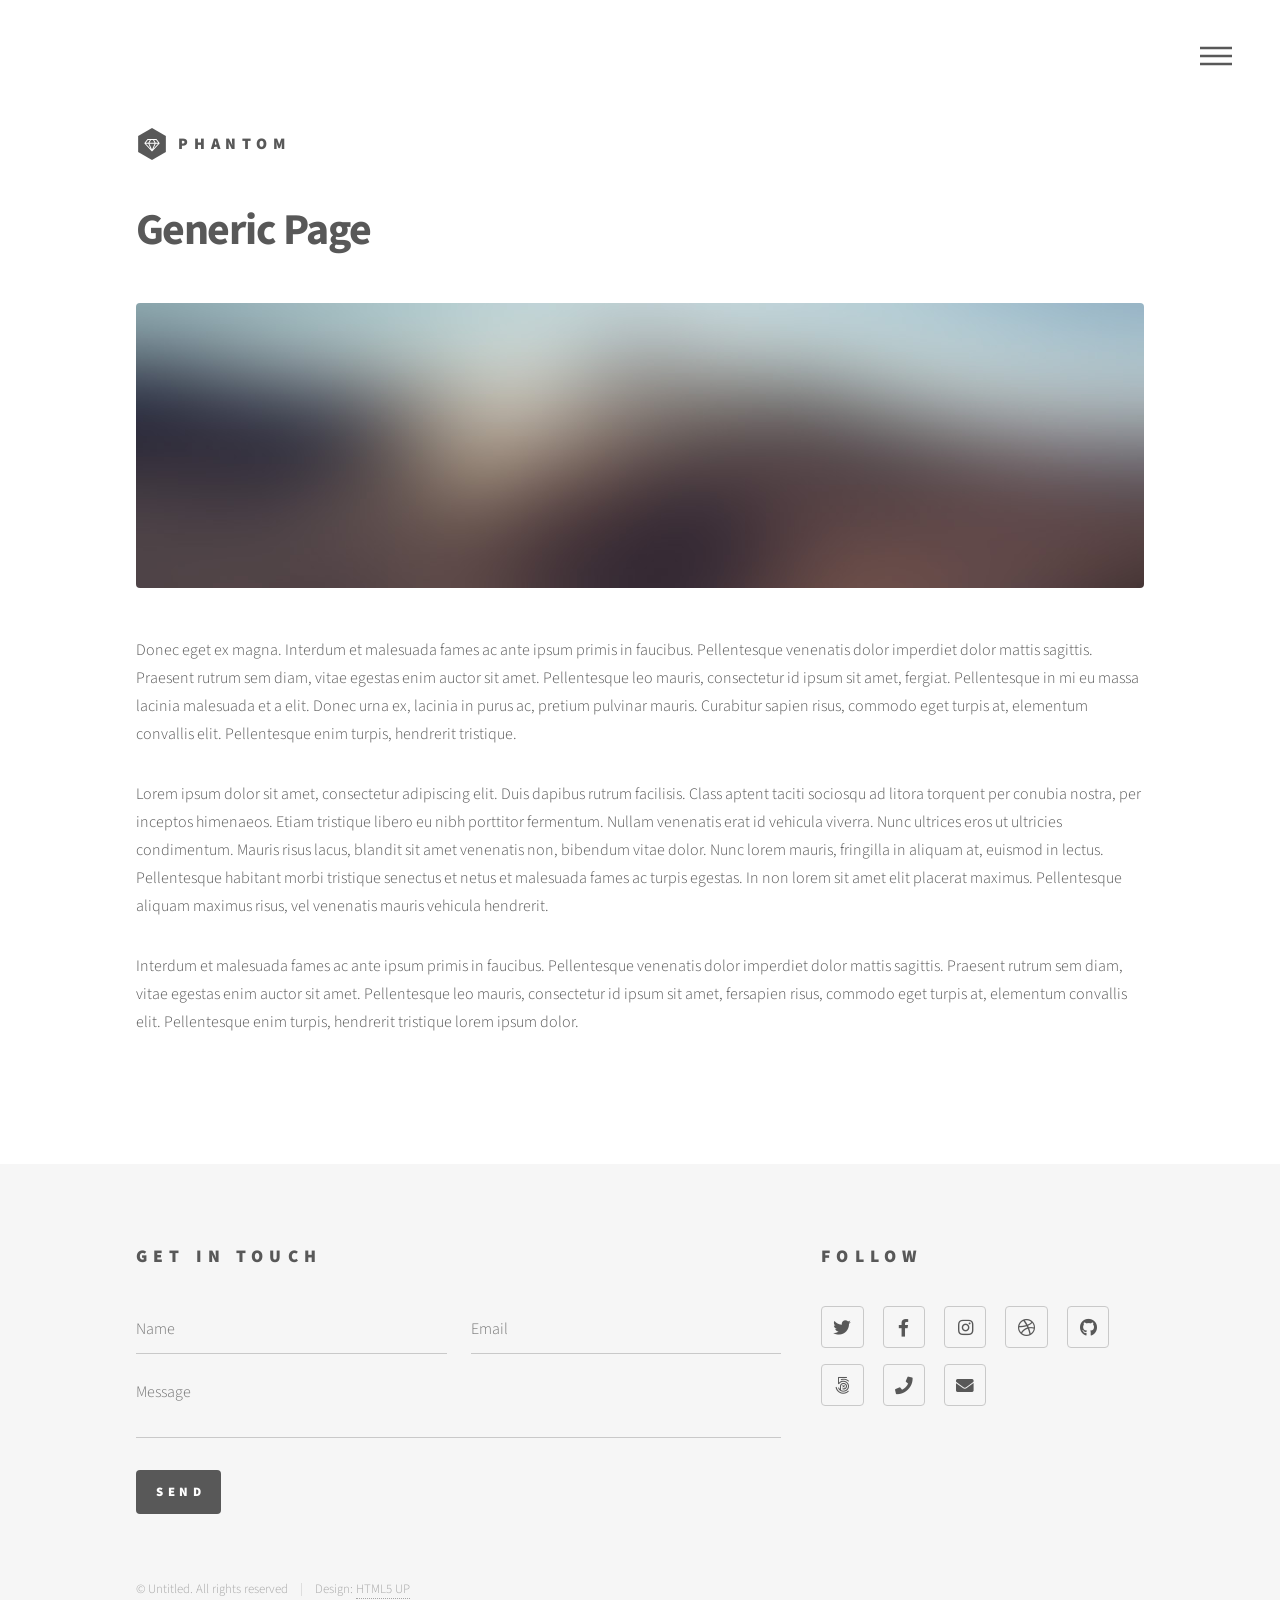
<file: generic.html>
<!DOCTYPE HTML>
<!--
	Phantom by HTML5 UP
	html5up.net | @ajlkn
	Free for personal and commercial use under the CCA 3.0 license (html5up.net/license)
-->
<html>
	<head>
		<title>Generic - Phantom by HTML5 UP</title>
		<meta charset="utf-8" />
		<meta name="viewport" content="width=device-width, initial-scale=1, user-scalable=no" />
		<link rel="stylesheet" href="assets/css/main.css" />
		<noscript><link rel="stylesheet" href="assets/css/noscript.css" /></noscript>
	</head>
	<body class="is-preload">
		<!-- Wrapper -->
			<div id="wrapper">

				<!-- Header -->
					<header id="header">
						<div class="inner">

							<!-- Logo -->
								<a href="index.html" class="logo">
									<span class="symbol"><img src="images/logo.svg" alt="" /></span><span class="title">Phantom</span>
								</a>

							<!-- Nav -->
								<nav>
									<ul>
										<li><a href="#menu">Menu</a></li>
									</ul>
								</nav>

						</div>
					</header>

				<!-- Menu -->
					<nav id="menu">
						<h2>Menu</h2>
						<ul>
							<li><a href="index.html">Home</a></li>
							<li><a href="generic.html">Ipsum veroeros</a></li>
							<li><a href="generic.html">Tempus etiam</a></li>
							<li><a href="generic.html">Consequat dolor</a></li>
							<li><a href="elements.html">Elements</a></li>
						</ul>
					</nav>

				<!-- Main -->
					<div id="main">
						<div class="inner">
							<h1>Generic Page</h1>
							<span class="image main"><img src="images/pic13.jpg" alt="" /></span>
							<p>Donec eget ex magna. Interdum et malesuada fames ac ante ipsum primis in faucibus. Pellentesque venenatis dolor imperdiet dolor mattis sagittis. Praesent rutrum sem diam, vitae egestas enim auctor sit amet. Pellentesque leo mauris, consectetur id ipsum sit amet, fergiat. Pellentesque in mi eu massa lacinia malesuada et a elit. Donec urna ex, lacinia in purus ac, pretium pulvinar mauris. Curabitur sapien risus, commodo eget turpis at, elementum convallis elit. Pellentesque enim turpis, hendrerit tristique.</p>
							<p>Lorem ipsum dolor sit amet, consectetur adipiscing elit. Duis dapibus rutrum facilisis. Class aptent taciti sociosqu ad litora torquent per conubia nostra, per inceptos himenaeos. Etiam tristique libero eu nibh porttitor fermentum. Nullam venenatis erat id vehicula viverra. Nunc ultrices eros ut ultricies condimentum. Mauris risus lacus, blandit sit amet venenatis non, bibendum vitae dolor. Nunc lorem mauris, fringilla in aliquam at, euismod in lectus. Pellentesque habitant morbi tristique senectus et netus et malesuada fames ac turpis egestas. In non lorem sit amet elit placerat maximus. Pellentesque aliquam maximus risus, vel venenatis mauris vehicula hendrerit.</p>
							<p>Interdum et malesuada fames ac ante ipsum primis in faucibus. Pellentesque venenatis dolor imperdiet dolor mattis sagittis. Praesent rutrum sem diam, vitae egestas enim auctor sit amet. Pellentesque leo mauris, consectetur id ipsum sit amet, fersapien risus, commodo eget turpis at, elementum convallis elit. Pellentesque enim turpis, hendrerit tristique lorem ipsum dolor.</p>
						</div>
					</div>

				<!-- Footer -->
					<footer id="footer">
						<div class="inner">
							<section>
								<h2>Get in touch</h2>
								<form method="post" action="#">
									<div class="fields">
										<div class="field half">
											<input type="text" name="name" id="name" placeholder="Name" />
										</div>
										<div class="field half">
											<input type="email" name="email" id="email" placeholder="Email" />
										</div>
										<div class="field">
											<textarea name="message" id="message" placeholder="Message"></textarea>
										</div>
									</div>
									<ul class="actions">
										<li><input type="submit" value="Send" class="primary" /></li>
									</ul>
								</form>
							</section>
							<section>
								<h2>Follow</h2>
								<ul class="icons">
									<li><a href="#" class="icon brands style2 fa-twitter"><span class="label">Twitter</span></a></li>
									<li><a href="#" class="icon brands style2 fa-facebook-f"><span class="label">Facebook</span></a></li>
									<li><a href="#" class="icon brands style2 fa-instagram"><span class="label">Instagram</span></a></li>
									<li><a href="#" class="icon brands style2 fa-dribbble"><span class="label">Dribbble</span></a></li>
									<li><a href="#" class="icon brands style2 fa-github"><span class="label">GitHub</span></a></li>
									<li><a href="#" class="icon brands style2 fa-500px"><span class="label">500px</span></a></li>
									<li><a href="#" class="icon solid style2 fa-phone"><span class="label">Phone</span></a></li>
									<li><a href="#" class="icon solid style2 fa-envelope"><span class="label">Email</span></a></li>
								</ul>
							</section>
							<ul class="copyright">
								<li>&copy; Untitled. All rights reserved</li><li>Design: <a href="http://html5up.net">HTML5 UP</a></li>
							</ul>
						</div>
					</footer>

			</div>

		<!-- Scripts -->
			<script src="assets/js/jquery.min.js"></script>
			<script src="assets/js/browser.min.js"></script>
			<script src="assets/js/breakpoints.min.js"></script>
			<script src="assets/js/util.js"></script>
			<script src="assets/js/main.js"></script>

	</body>
</html>
</file>
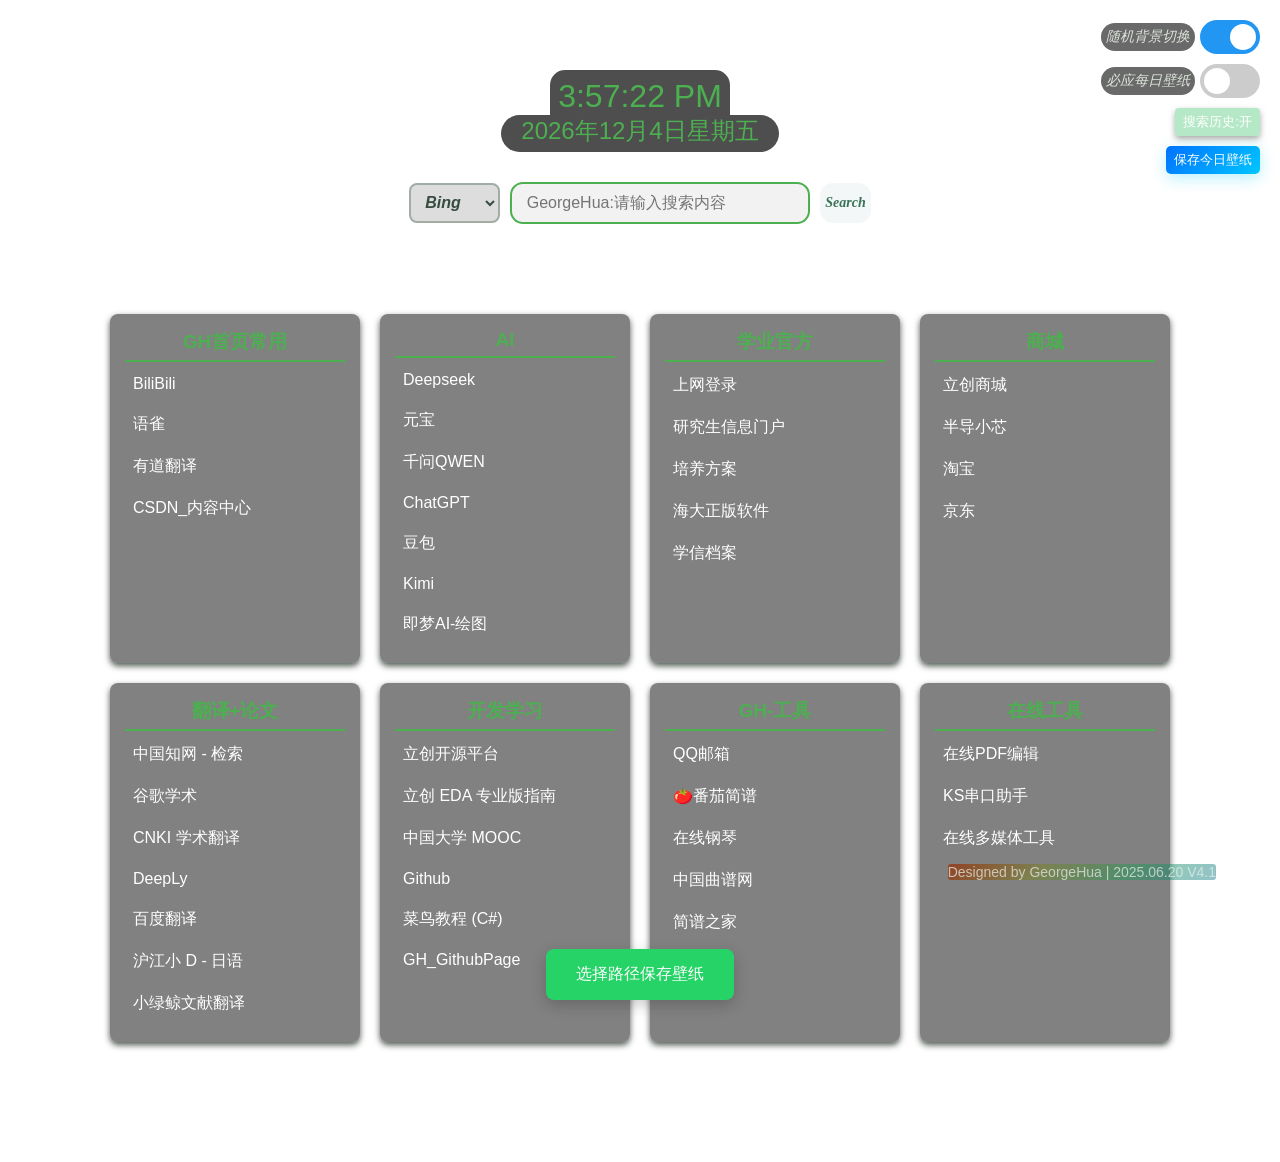
<file: Html/GH_本地主页.html>
<!DOCTYPE html>
<html lang="zh-CN">
    <!-- V4.1:新增壁纸图片保存功能 -->
<head>
    <meta charset="UTF-8">
    <title>GHの浏览器本地主页</title>
    <!-- 导入.CSS样式表 -->
    <!-- <link rel="stylesheet" href="styles.css"> -->
    <!-- 导入图标 -->
    <link rel="icon" href="favicon.ico" type="image/x-icon">    
    <style>
        * {
            /* 所有元素的：外边距、内边距、盒尺寸包含内边距和边框 */
            margin: 0;  
            padding: 0;
            box-sizing: border-box;
        }
        /*  */
        body {
            /* 外链url图像，缩放图像适应背景 */
            /* background: url('https://picsum.photos/1920/1080') no-repeat center center fixed; */
            background-size: cover;         
            background-repeat: no-repeat;
            min-height: 100vh;      /* 设置最小高度为视口高度的100% */
            display: flex; /* 使body成为一个flex容器 */
            flex-direction: column; /* 主轴为垂直方向 */
            font-family: Arial, sans-serif;
            font-size: 16px;
            /* background: #f0f2f5; */
            color: black;   /*默认文本色*/
            padding: 20px;    /* 内容与边框的距离 */
        }
            /* 菜单栏(弃用) */
            .menu-bar{
                position: fixed;
                top:8px;
                left:10px;
                /* padding: 10px; */
                z-index: 10;
                display:flex;
                align-items: center;        /*垂直居中 */
                /* background: #333; */
            }
            /* 历史记录按键 */
            .hsButton{       /* Menu下的所有button元素选择器 */
                /* margin-left: 10px; */
                /* max-height: px; */
                background-color:rgba(70, 198, 113, 0.4);
                box-shadow: 0 3px 6px rgba(130, 137, 131, 0.7);
                color: white;
                border: none;
                border-radius: 4px;
                padding: 5px 8px;
                cursor: pointer; 
            }
            .hsButton:hover {
                background-color: rgba(23, 180, 232, 0.7); 
                transform: translateY(2px);     /* 偏移 */
            }

            /* 背景切换开关样式 */
            /* 修改原有.switch样式，添加flex布局 */
            .switch-container {
                position: fixed;
                top: 20px;
                right: 20px;
                z-index: 9;
                display: flex;      
                gap:10px;
                flex-direction: column;
                align-items: flex-end; 
                    /* 纵向排列，右侧对齐 */
            }
            .switch {
                /* position: fixed;
                top: 20px;
                right: 20px; */
                /* z-index: 999; */
                display: flex;      
                align-items: center; 
            }
            .switch-label {
                margin-right: 5px;
                padding: 5px;
                border-radius: 15px;
                background: rgba(7, 6, 6, 0.6);
                color: #dbe5db;
                font: italic 14px Arial ;
                user-select: none; /* 防止文字被选中 */
            }
            .toggle {
                opacity: 0; /* 不透明度 */
                position: absolute;
            }

            .toggle + label {
                display: block;
                position: relative;
                width: 60px;
                height: 34px;
                background-color: #ccc;
                border-radius: 34px;
                cursor: pointer;
                transition: background 0.4s;
            }

            .toggle + label:before {
                content: "";
                /* text-align: center;  */
                position: absolute;
                top: 4px;
                left: 4px;
                width: 26px;
                height: 26px;
                background: white;
                border-radius: 50%;
                transition: transform 0.4s;

            }

            .toggle:checked + label {
                background-color: #2196F3;
            }

            .toggle:checked + label:before {
                transform: translateX(26px);
            }


        /* 一、时间日期容器*/
        .time-container {
            display: flex;
            flex-direction: column;
            justify-content: center;    /*弹性项排列：水平居中*/
            align-items: center;
            /* gap:-8px; */
            margin-top: 50px;
            text-align: center;
        }
        /* 时间日期格式 */
        #time {
            font-size: 2em;     /*默认字体的倍数*/
            font-weight: 300;
            padding: 8px 8px 0px 8px;
            background: rgba(4, 4, 4, 0.7);
            /* border-radius: 3px;     */
            border-radius: 15px 15px 0 0;
            /* text-shadow: 2px 2px 4px rgba(11, 140, 149, 0.5); */
            color: #4CAF50;
        }
        #date {
            font-size: 1.5em;
            padding: 0px 20px 5px 20px;
            background: rgba(4, 4, 4, 0.7);
            border-radius: 20px;   
            color: #4CAF50;
        }

        /* 二、搜索栏容器 */
        .search-container {
            /*容器样式*/
            margin: 10px auto;    /*上下外边距；左右居中*/
            width: 100%;          /*避免挤压子元素form*/
            padding: 20px;
            /* border: 2px solid #0db7dd; */
            
            /*子元素布局*/
            display: flex;              /* 启用flex布局: （默认水平排列）*/
            justify-content: center;    /*弹性项排列：水平居中*/
            /* align-items: center;         */
                /*单行弹性项：垂直居中*/
            gap: 10px;                  /* 弹性项间距 */

        }
        /* 搜索表单:不添加样式没法控制子元素了！！ */
        #search-form {
            width: 80%;
            display: flex;
            justify-content: center; 
            align-items: center;
            gap: 10px;
            /* border: 2px solid #0db7dd; */
        }
        /* 搜索引擎选择框 */
        #search-engine {
            /* flex:0 1 100px;      */
                /* 不放大、可缩小、基准 */
            /* width: 120px; */
            height: 40px;
            padding: 0px 0 1px 10px;            /*内间距*/
            font:bolder italic 16px 'Arial';
            color:rgba(25, 51, 38, 0.85);
            /* font-size: 16px; */
            /* background: transparent; */
            background: rgba(185, 188, 186, 0.501);
            border-radius: 8px;      
            border: 2px solid #a3aca4;
        }
        /* 搜索输入框 */
        #search-input {
            flex: 1 1 auto;              /* 自动填充剩余空间 */
            min-width: 100px;         /* 最小宽度 */
            max-width: 300px;           /* 最大宽度 */
            padding: 10px;
            font-size: 16px;
            background: #f2f2f2;
            border-radius: 13px;    
            border: 2px solid #4CAF50;  
            outline: none;
        }
        /* 搜索按钮 */
        #search-btn {
            /* font-size: 14px; */
            font:bolder italic 14px 'Kaiti';
            border: none;           /*无边框*/
            height: 40px;
            border-radius: 13px;
            padding: 5px;

            /* aspect-ratio: 1 / 1;     */
            background: #e5edee72;
            color: rgb(58, 115, 88);           /*文本颜色*/
            cursor: pointer;         /* 鼠标悬停时显示手型 */
            transition: background 0.3s; /* 鼠标悬停时背景色变化时间 */
        }
        #search-btn:hover {
            background: #1be769;
        }

        /* 书签总容器 */
        .bookmarks {
            display: flex;
            justify-content: center;    /* 沿水平轴中心分布 */
            flex-wrap: wrap;            /* 允许换行 */
            gap: 20px;
            margin: 40px auto;          
            /* max-width: 1200px; */
            padding: 20px;
            /* background: rgba(0,0,0,0.7); */
            border-radius: 15px;
        }
        /* 分类栏 */
        .category {
            min-width: 250px;
            padding: 15px;
            /* background: white; */
            background: rgba(4, 4, 4, 0.5);
            border-radius: 8px;
            box-shadow: 0 3px 6px rgba(2, 17, 4, 0.7);
            transition: transform 0.2s;     
                /* 平滑动态效果 */
        }

        /* 后代选择器：分类栏内的h3 */
        .category h3 {
            color: #4CAF50;
            text-align: center;
            margin-bottom: 5px;
            border-bottom: 2px solid #4CAF50;
            padding-bottom: 5px;
        }

        /* 分类栏下的，链接样式 */
        .category a {
            display: block;
            color: white;
            /* text-align: center; */
            text-decoration: none;
            padding: 8px;
            margin: 5px 0;
            border-radius: 5px;
            transition: all 0.3s;
        }

        .category a:hover {
            background: rgba(14, 242, 90, 0.4);  /* 悬停色 */
            transform: translateX(5px);     /* 偏移 */
        }

        .error-message {
            color: #ff4444;
            text-align: center;
            margin: 20px;
        }

        /* V4.1 保存必应每日壁纸 */
        .save-button {
            /* background: linear-gradient(135deg, #79e2f3 0%, #00c6ff 100%); */
            background: linear-gradient(135deg, #0072ff 0%, #00c6ff 100%);
            padding: 5px 8px;
            border: none;
            border-radius: 5px;
            /* font-size: 1.2rem;
            font-weight: 600; */
            font:  13px Arial ;
            color: white;
            cursor: pointer;
            transition: all 0.2s ease;
            box-shadow: 0 4px 15px rgba(17, 208, 237, 0.3);
            /* box-shadow: 0 4px 15px rgba(0, 114, 255, 0.3); */
            position: relative;
            overflow: hidden;
        }
        
        .save-button:hover {
            transform: translateY(-3px);
            box-shadow: 0 6px 20px rgba(0, 114, 255, 0.4);
        }
        .save-button::after {
            content: "";
            /* 相对于按钮定位：上，左 */
            position: absolute;     
            top: -100%;
            left: -50%;
            /* 伪元素大小、颜色（闪光白）、位置（倾斜） */
            width: 20%;
            height: 300%;
            background: rgba(255, 255, 255, 0.3);
            transform: rotate(30deg);
            /* 过度平滑 */
            transition: all 0.8s;
        }
        .save-button:hover::after {
            left: 130%;
            /* 悬停，则从伪元素的-50左，变化到130左 */
        }
        .notification {
            /* 位置设定：固定位置、初始隐藏在屏幕下方、水平居中 */
            position: fixed;
            bottom: -100px;
            left: 50%;
            transform: translateX(-50%);
                /* 左边缘定位到父容器中心 */
                /* 相较自身，左侧偏移一半（则中心对齐父容器中心） */

            /* 视觉样式：边距、背景、边框、阴影、字体(复合参数) */
            padding: 15px 30px;
            background-color: #25d366;
            border-radius: 8px;
            box-shadow: 0 5px 15px rgba(0, 0, 0, 0.2);

            /* 层级动画 */
            z-index: 1000;     /* 通知显示在最表层 */      
            transition: bottom 0.5s ease;  
                 /* bottom属性平滑过渡（JS代码修改） */ 
                 
            /* 字体：颜色、属性 */
            color: white;
            font:400 1rem Arial;
                /* font-weight: 500;
                font-size: 1rem; */
        }
        .notification.show {
            bottom: 30px;
        }
        .bottom-info {
            position: fixed;
            background: linear-gradient(135deg, #904325, #79801675,
                #179c5375, #0d778775);
            /* width:40%; */
            bottom: 20px;
            right:5%;
            text-align: center;

            padding: 30px, 20px;
            border-radius: 3px;
            font: 14px Arial;
            color: rgba(235, 240, 237, 0.7);
            z-index: 10;
        }

    </style>
    <!-- *************************************** 以上为CSS格式代码 *********************************************** -->
</head>
<body>
    <!-- 背景切换相关开关 -->
     <div class="switch-container">
        <div class="switch">
            <span class="switch-label">随机背景切换</span>
            <input type="checkbox" id="bgToggle" class="toggle">
            <label for="bgToggle"></label>
        </div>
        <div class="switch">
            <span class="switch-label">必应每日壁纸</span>
            <input type="checkbox" id="BingPicSet" class="toggle">
            <label for="BingPicSet"></label>
        </div>
        <button id="SearchHistory_OnOff" class="hsButton">搜索历史开关</button>
        <div>
            <button id="saveButton" class="save-button">保存今日壁纸</button>
        </div>
     </div>
    <!-- 菜单栏Menu -->
    <!-- <div class="menu">
        <button id="SearchHistory_OnOff">搜索历史开关</button>
    </div> -->


    <!--一、 时间日期显示 -->
    <div class="time-container">
        <div id="time"></div>
        <div id="date"></div>
    </div>

    <!--二、 搜索栏容器 -->
    <div class="search-container" id="search-container">
        <form id="search-form">
            <!-- 必须使用form表单，否则无法触发submit事件 -->
            <select id="search-engine">         <!-- 选择搜索引擎 -->
                <option value="bing">Bing</option>
                <option value="baidu">Baidu</option>
                <option value="google">Google</option>
                <option value="yandex">Yandex</option>
                <option value="zhihu">Zhihu</option>
                <option value="csdn">CSDN</option>
            </select>
            <input type="text" id="search-input" placeholder=" GeorgeHua:请输入搜索内容" autocomplete="on">
            <button type="submit" id="search-btn">Search</button>
        </form>
    </div>
    <!--三、 书签分栏容器 -->
    <div id="bookmarks-container" class="bookmarks"></div>
    <div id="error-message" class="error-message"></div>
    <!-- 四、底部通知与信息 -->
    <div class="bottom-info"> Designed by GeorgeHua | 2025.06.20 V4.1 </div>
    <div id="notification" class="notification">
        选择路径保存壁纸
    </div>

   <!-- -------------------- 以下为JS动态代码 ------------------------- -->
    <script>

        // 此处添加或修改！数据库更改
        const bookmarksData = [

            {
                "name": "GH首页常用",
                "links": [
                    {"title": "BiliBili", "url": "https://www.bilibili.com/"},
                    {"title": "语雀", "url": "https://www.yuque.com/dashboard/notes"},
                    {"title": "有道翻译", "url": "https://dict.youdao.com/"},
                    {"title": "CSDN_内容中心", "url": "https://mp.csdn.net/mp_blog/manage/article", "desc": "GH的内容"}
                ]
            },
            {
                "name": "AI",
                "links": [
                    {"title": "Deepseek", "url": "https://chat.deepseek.com/"},
                    {"title": "元宝", "url": "https://yuanbao.tencent.com/chat/naQivTmsDa"},
                    {"title": "千问QWEN", "url": "https://www.qianwen.com/"},
                    {"title": "ChatGPT", "url": "https://chatgpt.com/"},
                    {"title": "豆包", "url": "https://www.doubao.com/chat/"},
                    {"title": "Kimi", "url": "https://kimi.moonshot.cn/"},
                    {"title": "即梦AI-绘图", "url": "https://jimeng.jianying.com/ai-tool/home"}
                ]
            },
            {
                "name": "学业官方",
                "links": [
                {"title": "上网登录", "url": "https://xha.ouc.edu.cn/"},
                {"title": "研究生信息门户", "url": "https://my.ouc.edu.cn/#/home"},
                {"title": "培养方案", "url": "https://pgs.ouc.edu.cn/py/page/student/ckgrxxjh.htm"},
                {"title": "海大正版软件", "url": "http://ms.ouc.edu.cn/"},
                {"title": "学信档案", "url": "https://my.chsi.com.cn/archive/bab/index.action"}
                ]
            },
            {
                "name": "商城",
                "links": [
                    {"title": "立创商城", "url": "https://www.szlcsc.com/"},
                    {"title": "半导小芯", "url": "http://www.semiee.com/"},
                    {"title": "淘宝", "url": "https://www.taobao.com/"},
                    {"title": "京东", "url": "https://www.jd.com/"}
                ]
            },
            {
                "name": "翻译+论文",
                "links": [
                    {"title": "中国知网 - 检索", "url": "https://www.cnki.net/"},
                    {"title": "谷歌学术", "url": "https://scholar.google.com.hk/schhp?hl=zh-CN&as_sdt=0,5"},
                    {"title": "CNKI 学术翻译", "url": "https://dict.cnki.net/index#"},
                    {"title": "DeepLy", "url": "https://www.deepl.com/zh/translator"},
                    {"title": "百度翻译", "url": "https://fanyi.baidu.com/"},
                    {"title": "沪江小 D - 日语", "url": "https://dict.hjenglish.com/jp"},
                    {"title": "小绿鲸文献翻译", "url": "https://www.xljsci.com/editor/"}
                ]
            },
            {
                "name": "开发学习",
                "links": [
                {"title": "立创开源平台", "url": "https://wiki.lceda.cn/zh-hans/"},
                {"title": "立创 EDA 专业版指南", "url": "https://prodocs.lceda.cn/cn/quick-start.html"},
                {"title": "中国大学 MOOC", "url": "https://www.icourse163.org/"},
                {"title": "Github", "url": "https://github.com/GeorgeHuaR?tab=repositories"},
                {"title": "菜鸟教程 (C#)", "url": "https://www.runoob.com/csharp/csharp-tutorial.html"},
                {"title": "GH_GithubPage", "url": "https://georgehuar.github.io"}

                ]
            },             
            {
                "name": "GH-工具",
                "links": [
                
                {"title": "QQ邮箱", "url": "https://wx.mail.qq.com/home/index?sid=zdgzZ4wZQVou9jNaAJRxaQAA#/list/1"},
                {"title": "🍅番茄简谱", "url": "http://zhipu.lezhi99.com/Zhipu-index.html"},
                {"title": "在线钢琴", "url": "https://www.autopiano.cn/"},
                {"title": "中国曲谱网", "url": "https://www.qupu123.com/Search"},
                {"title": "简谱之家", "url": "https://www.jianpu.net/jianpu/"}
                ]
            }, 
            {
                "name":"在线工具",
                "links": [
                    {"title": "在线PDF编辑", "url": "https://www.ilovepdf.com/zh-cn"},
                    {"title": "KS串口助手", "url": "https://serial.baud-dance.com/#/"},
                    {"title": "在线多媒体工具", "url": "https://www.67tool.com/"}
                ]
            }
        ];

        // 搜索引擎配置(如需修改：变量名+name/url+搜索栏Option)
        const searchEngines = {
            bing: { name: "必应", url: "https://cn.bing.com/search?q={query}" },
            baidu: { name: "百度", url: "https://www.baidu.com/s?wd={query}" },
            yandex: { name: "Yandex", url: "https://yandex.com/search?q={query}" },
            google: { name: "谷歌", url: "https://www.google.com/search?q={query}" },
            zhihu: { name: "知乎", url: "https://www.zhihu.com/search?type=content&q={query}" },
            csdn: { name: "CSDN", url: "https://so.csdn.net/so/search?q={query}" },
            
        };

        /*********************** 功能函数  **************************/

        // 更新时间
        function updateTime() {
            const now = new Date();
            const options = { weekday: 'long', year: 'numeric', month: 'long', day: 'numeric' };
            document.getElementById('time').textContent = now.toLocaleTimeString();
            document.getElementById('date').textContent = now.toLocaleDateString('zh-CN', options);
        }       

        // 搜索处理
        function handleSearch(event) {
            event.preventDefault();
            const query = document.getElementById('search-input').value.trim();
                // 获取搜索关键词并去除前后空格
            if (!query) return;

            const engine = document.getElementById('search-engine').value;
            const searchUrl = searchEngines[engine].url.replace('{query}', encodeURIComponent(query));
            window.location.href = searchUrl;
        }

        // 书签加载
        function loadBookmarks() {
            try {
                // 获取书签容器元素
                const container = document.getElementById('bookmarks-container');
                // 清空容器内容（避免重复加载）
                container.innerHTML = '';
                // 遍历每个书签分类
                bookmarksData.forEach(category => {
                    // 创建容器 div(分类栏.category)
                    const categoryDiv = document.createElement('div');
                    categoryDiv.className = 'category';
                      
                    // 使用模板字符串构建分类内容（难）
                    categoryDiv.innerHTML = `
                        <h3>${category.name}</h3>
                        ${category.links.map(link => `
                            <a href="${link.url}" target="_blank" 
                                title="${link.desc || ''}">
                                ${link.title}
                            </a>
                        `).join('')}
                    `;

                    // 将分类容器添加到主容器
                    container.appendChild(categoryDiv);
                });   
            } catch (error) {
                console.error('书签加载错误:', error);
                document.getElementById('error-message').textContent = 
                    '书签初始化失败，请检查数据结构是否正确';
            }
        }

        // 初始化
        function init() {
            // 时间初始化
            updateTime();
            setInterval(updateTime, 1000);
            
            // 事件监听
            document.getElementById('search-form').addEventListener('submit', handleSearch);
                // 为搜索表单添加提交事件监听器

            // // 加载书签
            loadBookmarks();

            // 搜索引擎本地存储
            const savedEngine = localStorage.getItem('selectedEngine');
            if (savedEngine && searchEngines[savedEngine]) {
                document.getElementById('search-engine').value = savedEngine;
                // 设置下拉框的值为上次选择的搜索引擎
            }
            
            document.getElementById('search-engine').addEventListener('change', (e) => {
                    // 为搜索引擎选择下拉框添加变化事件监听器
                localStorage.setItem('selectedEngine', e.target.value);
            });
        }


        /*背景设置函数:
            ckbox1:     背景图是否更新           |id="bgToggle"
            checkbox2: 是否使用必应每日壁纸      |id="BingPicSet"
        */
        function bg_set(){
            /*根据ID获取元素*/
            const toggle1 = document.getElementById('bgToggle');
            const toggle2 = document.getElementById('BingPicSet');    //纯色背景check
            const body = document.body;

            // 读取本地存储设置
            const bgPure = localStorage.getItem('bgPure');
            const bgState = localStorage.getItem('bgState');
            const savedImageId = localStorage.getItem('imageId');

            // 初始化状态（默认开启图片模式）
            let isDynamicBg = bgState ? bgState === 'dynamic' : true;
            let isPureBg = bgPure ? bgPure==='pure' : false;
            /*逻辑表：
                存储中bgPure的值    isPureBg判断参数
                    null                0
                    pure                1
                    notpure             0
            */
            // 初始化checkbox状态
            toggle1.checked = isDynamicBg;
            toggle2.checked = isPureBg;


            // 内嵌函数：生成随机图片ID（1-1000之间的图片）
            function generateImageId() {
                return Math.floor(Math.random() * 1000) + 1;
            }
            // 内嵌函数：设置背景
            function applyBackground(imageId) {
                if(imageId==2000 || bgPure==='pure'){       //toggle2打开状态
                    // body.style.backgroundColor = '#f0f2f5';
                    body.style.background= `url(https://bing.biturl.top/?format=image&index=0) no-repeat center center fixed`;
                }else{
                    body.style.background = `url(https://picsum.photos/id/${imageId}/1920/1080) no-repeat center center fixed`;
                    body.style.backgroundSize = 'cover';
                }
            } 
            
            // 初始化背景
            if (isDynamicBg) {
                // 动态模式：生成新ID
                const newId = generateImageId();
                localStorage.setItem('imageId', newId);
                applyBackground(newId);
            } else {
                // 静态模式：使用存储的ID（如果没有则生成）
                const idToUse = savedImageId || generateImageId();
                applyBackground(idToUse);
            }
            
            // 事件监听：checkbox
            toggle1.addEventListener('change', function() {
                if (this.checked) {
                    // 开启动态模式：生成新ID并保存
                    const newId = generateImageId();
                    localStorage.setItem('imageId', newId);
                    localStorage.setItem('bgState', 'dynamic');
                    applyBackground(newId);
                } else {
                    // 关闭动态模式：保留当前ID
                    const currentId = localStorage.getItem('imageId');
                    localStorage.setItem('bgState', 'static');
                    applyBackground(currentId);
                }
            });
            //toggle2监听函数
            toggle2.addEventListener('change',function(){
                if(this.checked){
                    localStorage.setItem('bgPure', 'pure');
                    applyBackground(2000);
                }else{
                    localStorage.setItem('bgPure', 'notpure');
                }
            })
        }

        function HistorySet_Change(){
            // 获取搜索输入框
           const searchInput = document.getElementById('search-input');
            // searchInput.setAttribute('autocomplete', 'off');
            // 设置autocomplete属性
            let CompleteSet = localStorage.getItem('CompFlag');
            let HSbutton = document.getElementById("SearchHistory_OnOff");
            if(CompleteSet===null || CompleteSet==='on'){
                searchInput.setAttribute('autocomplete', 'off');
                localStorage.setItem('CompFlag','off');
                HSbutton.textContent = "搜索历史:关";
            }else{
                searchInput.setAttribute('autocomplete', 'on');
                localStorage.setItem('CompFlag','on');
                HSbutton.textContent = "搜索历史:开";
            }     
        }
        function HistorySet(){
            const searchInput = document.getElementById('search-input');
            let HSbutton = document.getElementById("SearchHistory_OnOff");
            // searchInput.setAttribute('autocomplete', 'off');
            // 设置autocomplete属性
            let CompleteSet = localStorage.getItem('CompFlag');
            if(CompleteSet===null || CompleteSet==='on'){
                searchInput.setAttribute('autocomplete', 'on');
                HSbutton.textContent = "搜索历史:开";
            }else{
                searchInput.setAttribute('autocomplete', 'off');
                HSbutton.textContent = "搜索历史:关";
            }    
        }
        
        // #region V4.1 异步事件:保存壁纸
        /**
         * @brief   异步事件:保存给定url获取的壁纸 *******************************************
         * @param   图片的url
         */
         async function saveWallpaper() {

            //获取DOM元素引用
            const saveButton = document.getElementById('saveButton');         // 图片保存按钮
            const notification = document.getElementById('notification');     // 通知元素
           /**通过API获取最终图片的url
            * fetch向代理服务器发送请求，重新定向到真正壁纸URL
            * res.url属性包含最终URL，可用来提取图片信息+下载图片
           */
            const response = await fetch('https://bing.biturl.top/?format=image&index=0');  //向代理服务器发送请求
            // const response = await fetch('https://picsum.photos/1920/1080');  //向代理服务器发送请求
            const response_url = response.url;   // 获取真实的壁纸URL（处理重定向）
            const realUrl = await fetch(response_url);  //向真实壁纸URL发送请求！！

            try {
                // 将响应转换为Blob对象（二进制大对象）
                const blob = await realUrl.blob();
                // 创建可下载的URL
                const blobUrl = URL.createObjectURL(blob);
                
                // 从URL提取壁纸日期作为文件名
                const datePattern = /(\d{4}\d{2}\d{2})\.jpg/;
                const dateMatch = response_url.match(datePattern);
                
                // 生成文件名：如果提取到日期则使用，否则使用当前日期
                const filename = dateMatch && dateMatch[1] ? 
                `Bing-Wallpaper-${dateMatch[1]}.jpg` : 
                `Bing-Wallpaper-${new Date().toISOString().slice(0, 10).replace(/-/g, '')}.jpg`;
                
                // 创建虚拟链接元素用于触发下载
                const link = document.createElement('a');
                link.href = blobUrl;
                // 设置下载属性
                link.download = filename;
                // 触发下载
                link.click();
                
                // 清理创建的URL（防止内存泄漏）
                setTimeout(() => {
                    URL.revokeObjectURL(blobUrl);
                }, 100);
                
                // 显示成功通知：最后添加.show子属性，距底部30px
                notification.textContent = `壁纸已保存为: ${filename}`;
                notification.classList.add('show');
                
                // 3秒后自动隐藏通知
                setTimeout(() => {
                    notification.classList.remove('show');
                }, 3000);
                
            } catch (error) {
                console.error('保存壁纸失败:', error);
                showError(`保存失败: ${error.message}`);
            } 
        }
        // #endregion
        /*********************** 监听事件、程序启动  **************************/

        // 监听按键
        document.getElementById('SearchHistory_OnOff').addEventListener('click', HistorySet_Change);
        // 添加保存按钮点击事件监听器
        saveButton.addEventListener('click', saveWallpaper);

        // 启动应用
        window.addEventListener('DOMContentLoaded', bg_set); //背景设置
        window.addEventListener('DOMContentLoaded', HistorySet); //搜索历史补全设置
        window.addEventListener('DOMContentLoaded', init);
        
    </script>
</body>
</html>
</file>
<file: style.css>
/* ========== STYLE.CSS - 个人导航站全局样式 ========== */
/* 模块索引：
 * 1. Base：全局重置、基础布局、主题变量兜底值
 * 2. Layout：左侧导航栏、右侧主内容区
 * 3. Page - Home：书签主页、搜索、分类、网格、工具栏
 * 4. Theme Controls：设置页中的主题切换控件
 * 5. Components：弹窗、Toast、分类管理弹窗
 * 6. Page - Settings：设置页与图标控制面板
 * 7. Embedded Pages：iframe 页面容器
 * 8. Responsive：移动端响应式适配
 *
 * V7.1.1：About 页面样式已迁移至 Pages/aboutPage.css 独立文件，本文件不再包含。
 * V6.4.2：主题配方与主题专属覆盖已拆分到 themes.css；本文件只保留结构、组件与兜底 token。
 */

/* ========== 1. Base：全局重置、基础布局、主题变量兜底值 ========== */

/* #region 全局重置与基础布局 */
/* 通配选择器：清除所有元素默认内外边距，并设置盒模型为 border-box（宽高包含内边距和边框） */
* {
    margin: 0;
    padding: 0;
    box-sizing: border-box;
}

/* body 作为 flex 容器，左侧导航栏和右侧主内容区并排显示 */
body {
    min-height: 100vh;          /* 至少占满视口高度 */
    display: flex;               /* 启用 flex 布局 */
    /* 【V6.3.1】主题系统改为“语义配色 token + 风格 token”，组件不再按控件声明主题变量。 */
    /* 【V6.4.6】插画主题作为公共 token 的基准值；其他主题只覆盖差异，不再通过插画主题重复声明一整套公共变量。 */
    --app-background: radial-gradient(circle at 18% 14%, rgba(255, 224, 170, 0.1) 0 9%, transparent 27%),
                      radial-gradient(circle at 86% 18%, rgba(168, 230, 255, 0.32) 0 9%, transparent 25%),
                      linear-gradient(135deg, #fff8ea 0%, #e3f5ff 100%);
    --color-text: #27242c;
    --color-text-muted: #625d6a;
    --color-accent: #ff6b6b;
    --color-accent-soft: rgba(255, 107, 107, 0.18);
    --color-on-accent: #fff;
    --color-on-overlay: #27242c;
    --color-info: #4f8ff7;
    --color-success: #10b981;
    --color-warning: #f59e0b;
    --color-danger: #ef4444;
    --color-on-status: #fff;
    /* V6.4.6：删除数字 surface token，主题表面只按用途命名。 */
    --surface-shell: #fffef8;
    --surface-panel: #fffef8;
    --surface-card: #fffef8;
    --surface-control: #fffdf4;
    --surface-overlay: #fff;
    --surface-input: #fffdf4;
    /* 【V6.3.6】全局 border token 只表达线宽与颜色，完整 border 写法由组件或主题局部变量决定。 */
    --border-color-subtle: rgba(61, 55, 78, 0.24);
    --border-color-strong: rgba(61, 55, 78, 0.5);
    --border-width: 2px;
    --native-control-scheme: light;
    --font-body: 'Nunito', sans-serif;
    --font-display: 'Nunito', sans-serif;
    --radius-panel: 18px;
    --radius-card: 16px;
    --radius-control: 12px;
    --radius-pill: 18px;
    --shadow-panel: 3px 3px 0 rgba(61, 55, 78, 0.4);
    --shadow-card: 2px 2px 0 rgba(61, 55, 78, 0.3);
    --shadow-control: 2px 2px 0 rgba(61, 55, 78, 0.3);
    --blur-surface: none;
    --blur-strong: none;
    --effect-glow: none;
    --effect-text-glow: none;
    background: var(--app-background);
    color: var(--color-text);
    font-family: var(--font-body);
}

/* 【V6.3.3】原生 Select 统一读取主题语义，避免按主题 class 单独修正下拉可读性。 */
select {
    color-scheme: var(--native-control-scheme);
}

select option {
    background: var(--surface-overlay);
    color: var(--color-on-overlay);
}

select option:checked {
    background: var(--color-accent);
    color: var(--color-on-accent);
}
/*#endregion*/

/* ========== 2. Layout：左侧导航栏、右侧主内容区 ========== */
/*#region 左侧导航栏*/
/* 侧边栏容器：固定宽度，垂直排列，毛玻璃背景 */
.sidebar {
    width: 216px;                /* 展开时固定宽度 */
    position: fixed;   /* 固定定位，脱离文档流 */
    top: 0;            /* 顶部对齐视口 */
    left: 0;           /* 左侧对齐视口 */
    height: 100vh;     /* 高度占满整个视口 */

    /* 折叠动画 */
    transition: width 0.4s ease, 
                padding 0.4s ease, 
                margin-left 0.4s ease, 
                background 0.2s; 

    display: flex;
    flex-direction: column;       /* 垂直排列子元素 */
    justify-content: space-between; /* 上下两端分散对齐 */
    padding: 18px 12px;
    background: var(--surface-shell); /* V6.4.6：侧栏读取应用壳层 surface，和 panel/card/control 语义分离。 */
    backdrop-filter: var(--blur-surface);   /* 背景模糊，毛玻璃效果 */
    border-right: var(--border-width) solid var(--border-color-strong);
    text-align: center;
    overflow-x: hidden;           /* 防止内容溢出 */
    white-space: nowrap;           /* 禁止文字换行，配合折叠隐藏文字 */
}

/* 折叠状态：宽度变窄，隐藏签名和部分文字 */
.sidebar.collapsed {
    width: 64px;
    padding: 18px 5px;
}
.sidebar.collapsed .signature,
.sidebar.collapsed .nav-btn span:last-child,
.sidebar.collapsed .sidebar-footer {
    display: none;                /* 隐藏元素 */
}
.sidebar.collapsed .nav-btn {
    justify-content: center;      /* 图标居中 */
    padding: 0;                   /* 折叠后使用固定尺寸，避免按钮过大 */
    width: 40px;
    height: 40px;
    margin: 0 auto;               /* 水平居中 */
    border-radius: var(--radius-control);
    border-left-width: 1px;
}

/* 侧边栏头部：包含汉堡菜单按钮和签名 */
.sidebar-header {
    display: flex;
    align-items: center;          /* 垂直居中 */
    justify-content: center;       /* 水平居中 */
    gap: 8px;                    /* 子元素间距 */
    margin-bottom: 22px;
    width: 100%;
}

/* 汉堡菜单按钮 */
.menu-toggle {
    background: transparent;
    border: none;
    font-size: 1.55rem;
    cursor: pointer;
    color: inherit;               /* 继承父级文字颜色 */
    width: 34px;
    height: 34px;
    display: flex;
    align-items: center;
    justify-content: center;
    border-radius: 50%;            /* 圆形背景 */
    transition: background 0.2s;
}
.menu-toggle:hover {
    background: var(--color-accent-soft);
}

/* 签名文字 */
.signature {
    font-size: 1.35rem;
    font-weight: 600;
    letter-spacing: 1px;
    transition: opacity 0.2s ease; /* 渐进式不透明度变化 */
    font-family: var(--font-display);
    color: var(--color-accent);
    text-shadow: var(--effect-text-glow);
}

/* 导航按钮容器 */
.nav-buttons {
    display: flex;
    flex-direction: column;
    gap: 8px;                     /* 按钮间距 */
    flex: 1;                       /* 撑满剩余空间 */
}

/* 导航按钮基本样式 */
.nav-btn {
    background: transparent;
    text-align: left;
    padding: 8px 12px;
    font-size: 0.98rem;
    border-radius: var(--radius-control);
    cursor: pointer;
    font-weight: 500;
    transition: background 0.15s ease, border-color 0.15s ease, transform 0.15s ease, box-shadow 0.15s ease;
    color: inherit;
    border: var(--border-width) solid transparent; /* 预留边框用于激活状态 */
    border-left: 4px solid transparent;
    width: 100%;
    display: flex;
    align-items: center;
    gap: 10px;
}
.nav-btn span:first-child {
    font-size: 1.18rem;            /* 图标稍大 */
}
.nav-btn:hover {
    background: var(--color-accent-soft);
    border-color: var(--border-color-subtle);
    border-left-color: var(--color-accent);
    transform: translateX(2px);
}
/* 激活状态的按钮（通过 .active 类控制） */
.nav-btn.active {
    background: var(--color-accent-soft);
    border-color: var(--border-color-subtle);
    border-left-color: var(--color-accent);
    font-weight: 600;
    box-shadow: inset 0 0 0 1px var(--border-color-subtle);
}

/* 侧边栏底部：头像和个人链接 */
.sidebar-footer {
    margin-top: 22px;
    display: flex;
    flex-direction: column;
    align-items: center;
    transition: opacity 0.2s;
}
/* 导航栏头像，改为image */
.avatar {
    width: 64px;
    height: 64px;
    border-radius: 50%;            /* 圆形头像 */
    border: 2px solid rgba(255,255,255,0.3);
    background-color: var(--color-accent);
    box-shadow: var(--effect-glow);
    /* background: #aaaaaa21;             
    background-size: cover;        
    background-position: center;    */
    margin-bottom: 15px;
    object-fit: cover;
    object-position: center;
    display: block;
    /* 提升缩放清晰度 (可选) */
    /* image-rendering: -webkit-optimize-contrast; */
}
.profile-link {
    font-size: 0.92rem;
    opacity: 0.8;                    /* 初始不透明度 */
    text-decoration: none;          /* 去除下划线 */
    color: inherit;
    display: block;
    margin: 10px;
}
.profile-link:hover {
    opacity: 1;
}
/*#endregion*/

/* ---------- 2.2 右侧主内容区 ---------- */
/*#region 右侧主内容区*/
/* 主内容容器：占据剩余宽度，可滚动 */
.main-content {
    flex: 1;                       /* 占据剩余所有宽度 */
    padding: 40px;
    overflow-y: auto;               /* 内容过多时垂直滚动 */
    transition: background 0.2s, color 0.2s,
                margin-left 0.4s ease;  /* 为 margin-left 也添加过渡动画 */
    /* 展开时预留侧边栏宽度 */
    margin-left: 216px;
    position: relative; /* 为 iframe 绝对定位提供参考 */
}
/* 侧边栏手动折叠，同步调整主内容区域的边距 */
.sidebar.collapsed + .main-content {
    margin-left: 64px;         /* 折叠时同步调整边距 */
}


/* 内容卡片：圆角、半透明背景、毛玻璃 */
.content-card {
    /* 【V6.3.4】通用卡片收敛为工具型容器，避免设置页标题和控件被过大的留白压迫。 */
    padding: 24px;
    border-radius: var(--radius-panel);
    margin-bottom: 22px;
    background: var(--surface-panel);
    backdrop-filter: var(--blur-surface);
    border: var(--border-width) solid var(--border-color-subtle);
    /* V6.4.5：左侧强调边属于 content-card 组件结构，不再通过完整 border token 注入。 */
    border-left: 6px solid var(--color-accent);
    box-shadow: var(--shadow-panel);
}
.content-card h2 {
    /* 【V6.3.4】标题字号降级，保持与设置页和工具控件的视觉层级一致。 */
    font-size: 1.35rem;
    line-height: 1.25;
    margin-bottom: 16px;
    font-weight: 700;
}
/*#endregion*/

/* ========== 3. Page - Home：书签主页 ========== */
/*#region 3. Page - Home */

/* ---------- 3.1 顶部搜索控件基础样式 ---------- */
/*#region 3.1 顶部搜索引擎 */
    /* 【V6.3.2】顶部网页搜索改为 Ant/Input Group 风格：紧贴组合，边框清晰，效果克制。 */
    .web-search {
        --search-height: 44px;
        /* 【V6.3.2】搜索组合线宽集中在局部变量中，避免边框粗细散落到各子控件。 */
        --search-border-width: 2px;
        width: min(780px, 100%);
        display: flex;
        align-items: stretch;
        gap: 0;
        margin: 0 auto;
        flex-wrap: nowrap;
    }

    /* 搜索引擎选择：左侧 addon，保持独立可识别。 */
    .search-engine-select {
        width: 150px;
        min-width: 128px;
        height: var(--search-height);
        padding: 0 12px 0 14px;
        border: var(--search-border-width) solid var(--color-accent);
        border-right: none;
        border-radius: var(--radius-control) 0 0 var(--radius-control);
        background: transparent;
        color: var(--color-text);
        font-size: 0.95rem;
        cursor: pointer;
        outline: none;
        box-sizing: border-box;
    }

    .search-engine-select:hover {
        background: var(--surface-control);
    }

    .search-engine-select:focus-visible,
    .search-input:focus-visible {
        position: relative;
        z-index: 1;
        outline: 2px solid var(--color-accent-soft);
        outline-offset: -2px;
    }

    /* 搜索输入框：中间主体区域，边框使用主题色。 */
    .search-input {
        flex: 1;
        min-width: 180px;
        height: var(--search-height);
        padding: 0 16px;
        border: var(--search-border-width) solid var(--color-accent);
        border-radius: 0;
        background: transparent;
        color: var(--color-text);
        font-size: 1.05rem;
        outline: none;
        box-shadow: none;
        box-sizing: border-box;
    }

    .search-input::placeholder {
        color: var(--color-text-muted);
        opacity: 1;
    }

    /* 搜索按钮：左侧直角贴合输入框，右侧圆角作为组合收尾。 */
    .search-btn {
        border: var(--search-border-width) solid var(--color-accent);
        border-left: none;
        font-size: 1.1rem;
        background: var(--color-accent);
        color: var(--color-on-accent);
        width: 62px;
        height: var(--search-height);
        border-radius: 0 var(--radius-control) var(--radius-control) 0;
        display: flex;
        align-items: center;
        justify-content: center;
        cursor: pointer;
        transition: opacity 0.2s ease;
        flex-shrink: 0;
    }

    .search-btn:hover {
        opacity: 0.88;
    }

    .search-btn:focus-visible {
        outline: 2px solid var(--color-accent);
        outline-offset: 2px;
    }
/*#endregion*/ /* 3.1 顶部搜索引擎 */


/* ---------- 3.2 分类筛选 ---------- */
/* 分类筛选栏：横向滚动，白色不换行 */
.category-filter {
    display: flex;
    gap: 10px;
    margin-bottom: 30px;
    overflow-x: auto;               /* 横向滚动适应窄屏 */
    padding-bottom: 8px;
    scrollbar-width: thin;          /* 细滚动条（Firefox） */
    white-space: nowrap;
}
/* 分类按钮 */
/* V6.4.3：主页分类筛选按钮使用显式 category-btn 类，避免后续容器内新增按钮时继承筛选按钮样式。 */
.category-filter .category-btn {
    padding: 8px 20px;
    border: var(--border-width) solid transparent;
    border-radius: var(--radius-control);
    font-size: 1rem;
    cursor: pointer;
    background: var(--surface-control);
    color: inherit;
    transition: 0.15s;
    display: inline-flex;
    align-items: center;
    gap: 6px;
}
/* 激活的分类按钮 */
.category-filter .category-btn.active {
    border-color: var(--color-accent);
    font-weight: 600;
    background: var(--color-accent-soft);
}
.category-filter .category-btn:hover {
    background: var(--color-accent-soft);
    border-color: var(--color-accent);
}
/* 编辑模式下分类筛选按钮禁用样式 */
.category-filter .category-btn:disabled {
    opacity: 0.5;
    cursor: not-allowed;
}

/* ---------- 3.3 书签网格（含复选框） ---------- */
/* 书签网格：自动填充列，最小240px */
.bookmark-grid {
    display: grid;
    grid-template-columns: repeat(auto-fill, minmax(240px, 1fr)); /* 自动填充，每列至少240px，尽量等分 */
    gap: 16px;
    margin-bottom: 30px;
}
/* 单个书签卡片 */
.bookmark-card {
    position: relative;              /* 为复选框的绝对定位提供参考 */
    display: flex;
    align-items: center;              /* flex 子项垂直居中 */
    gap: 12px;
    padding: 12px 10px;
    background: var(--surface-card);
    border-radius: var(--radius-card);
    border: var(--border-width) solid var(--border-color-subtle);
    /* V6.4.5：书签卡默认只保留轻结构边，特殊主题需要强调边时在 themes.css 覆盖。 */
    border-left: var(--border-width) solid var(--border-color-subtle);
    backdrop-filter: var(--blur-surface);
    transition: transform 0.15s, box-shadow 0.15s; /* 悬停动画 */
    cursor: default;
}
.bookmark-card:hover {
    transform: translateY(-2px);     /* 微微上浮 */
    box-shadow: var(--shadow-card);
}

/* 书签链接样式：保持card原有外观 */
.bookmark-link {
    /* 移除默认下划线，继承颜色和布局 */
    text-decoration: none;
    color: inherit;
    outline: none;
    /* 保持原有flex布局 */
    display: flex;
    align-items: center;
    gap: 12px;
    flex: 1;               /* 占满剩余空间 */
    min-width: 0;          /* 允许内容收缩，配合 text-overflow */
}

/* 编辑模式下，禁用a标签跳转(动态添加edit-mode类) */
.edit-mode .bookmark-link {
    pointer-events: none; /* 禁止a标签的点击跳转 */
    cursor: default;
    /* opacity: 0.5; */
}

/* 编辑模式下的复选框 */
.bookmark-checkbox {
    position: absolute;
    top: 0; 
    bottom: 0; 
    margin: auto 0;    /* 垂直方向居中 */
    right: 8px;
    width: 24px;
    height: 24px;
    cursor: pointer;
    accent-color: var(--color-accent);
    transform: scale(1.2);            /* 稍微放大 */
    z-index: 2;                      /* 其他元素之上 */
}


/* 书签图标容器 */
.bookmark-icon {
    width: 32px;
    height: 32px;
    border-radius: var(--radius-control);
    background: var(--surface-control);
    display: flex;
    align-items: center;
    justify-content: center;
    flex-shrink: 0;
    overflow: hidden;
}

/* 书签图标 - 缓存的 favicon 图片 */
.bookmark-favicon {
    width: 100%;
    height: 100%;
    object-fit: contain;
}

/* 书签图标 - 首字母文本 */
.bookmark-letter {
    font-size: 1.1rem;
    font-weight: bold;
    color: inherit;
    user-select: none;
}
/* 书签文字信息 */
.bookmark-info {
    flex: 1;
    min-width: 0;                    /* 允许内容收缩，配合 text-overflow */
}
.bookmark-title {
    font-weight: 600;
    font-size: 1rem;
    overflow: hidden;
    text-overflow: ellipsis;         /* 超出显示省略号 */
    white-space: nowrap;
}
.bookmark-url {
    font-size: 0.75rem;
    color: var(--color-text-muted);
    overflow: hidden;
    text-overflow: ellipsis;
    white-space: nowrap;
}

/* 选中数量显示 */
#selectedCount {
    font-size: 0.95rem;
    padding: 0 10px;
    display: inline-flex;
    align-items: center;
    background: var(--surface-control);
    border-radius: var(--radius-pill);
}

/* 书签搜索输入框 */
.bookmark-search-input {
    width: 100%;                /* 填满容器 */
    max-width: 400px;           /* 最大宽度限制 */
    padding: 8px 16px;          /* 内边距，与按钮高度协调 */
    border-radius: var(--radius-pill);        /* 圆角样式 */
    /* 【V6.3.6】底部工具栏内搜索框属于低强调输入控件，不复用侧栏或结构容器的强边框。 */
    border: var(--border-width) solid var(--border-color-subtle);
    background: var(--surface-control);
    color: inherit;
    outline: none;
    transition: 0.2s;
}

.bookmark-search-input:focus {
    /* 【V6.3.4】二级搜索框跟随顶部搜索的克制风格，只保留主题色边框与浅背景反馈。 */
    background: var(--surface-control);
    border-color: var(--color-accent);
    outline: none;
    box-shadow: 0 0 0 2px var(--color-accent-soft);
}

/* 搜索框占位符样式 */
.bookmark-search-input::placeholder {
    color: var(--color-text-muted);
    opacity: 1;
}

/* ---------- 3.4 书签首页布局 ---------- */
/*#region 3.4 书签首页布局 */
/* 书签首页专用容器 */
.homepage-container {
    display: flex;
    flex-direction: column;
    height: calc(100vh - 40px); /* 使用calc确保占据整个可视区域，实现书签网格滚动 */
    gap: 15px; /* 减小间距 */
    padding: 0px 40px 0px 40px; /* 添加左右内边距，保持与main-content一致 */
    box-sizing: border-box; /* 确保内边距不影响整体高度 */
}

/* 当main-content包含homepage-container时，调整样式 */
.main-content:has(.homepage-container) {
    padding: 0; /* 移除main-content的padding */
    overflow: hidden; /* 防止main-content滚动 */
}

/* 搜索引擎独立容器 */
.search-engine-container {
    background: transparent;
    border: none;
    border-radius: 0;
    padding: 12px 0 4px;
    box-shadow: none;
    margin-top: 10px;
    margin-bottom: 5px;
}

/* 书签内容区（可滚动） */
.bookmarks-content {
    flex: 1;
    overflow-y: auto;
    overflow-x: hidden; /* 防止水平滚动 */
    padding-right: 10px;
    min-height: 0; /* 确保flex子元素能够正确收缩 */
}

/* 底部固定工具栏 */
.toolbar-container {
    /* 【V6.3.6】工具栏作为独立容器使用完整外框，不再保留仅绘制顶部线条的遗留样式。 */
    background: var(--surface-panel);
    backdrop-filter: var(--blur-surface);
    border: var(--border-width) solid var(--border-color-subtle);
    padding: 12px 24px;
    flex-shrink: 0;
    border-radius: var(--radius-card);
    box-shadow: var(--shadow-control);
}

/* 工具栏 */
.toolbar {
    display: flex;
    justify-content: space-between;
    align-items: center;
    flex-wrap: wrap;
    gap: 15px; /* 减小间距 */
    width: 100%; /* 改为100%，避免额外边框 */
}

/* 工具栏按钮组 */
.toolbar-group {
    display: flex;
    gap: 10px; /* 减小按钮间距 */
    flex-wrap: wrap;
    align-items: center;
}

/* 工具栏按钮 */
.toolbar-btn {
    padding: 7px 14px;
    border: none;
    border-radius: var(--radius-control);
    font-size: 0.9rem;
    cursor: pointer;
    transition: background 0.15s ease, border-color 0.15s ease, transform 0.15s ease;
    background: var(--surface-control);
    color: inherit;
    display: inline-flex;
    align-items: center;
    gap: 5px;
    border: var(--border-width) solid transparent;
}

/* 工具栏按钮悬停效果 */
.toolbar-btn:hover {
    background: var(--color-accent-soft);
    transform: translateY(-1px);
    border-color: var(--color-accent);
}

/* 分类筛选按钮悬停效果 */
.category-filter .category-btn:hover {
    background: var(--color-accent-soft);
    border-color: var(--color-accent);
    transform: translateY(1px);
}

/* 自定义滚动条样式 */
.bookmarks-content::-webkit-scrollbar,
.main-content::-webkit-scrollbar {
    width: 8px;
    height: 8px;
}

.bookmarks-content::-webkit-scrollbar-track,
.main-content::-webkit-scrollbar-track {
    background: var(--surface-control);
    border-radius: 4px;
}

.bookmarks-content::-webkit-scrollbar-thumb,
.main-content::-webkit-scrollbar-thumb {
    background: var(--color-accent-soft);
    border-radius: 4px;
    transition: background 0.2s ease;
}

.bookmarks-content::-webkit-scrollbar-thumb:hover,
.main-content::-webkit-scrollbar-thumb:hover {
    background: var(--color-accent);
}

/* Firefox 滚动条样式 */
.bookmarks-content,
.main-content {
    scrollbar-width: thin;
    scrollbar-color: var(--color-accent-soft) var(--surface-control);
}
/*#endregion*/ /* 3.4 书签首页布局 */

/*#endregion*/ /* 3. Page - Home */

/* ========== 4. Theme Controls：设置页中的主题切换控件 ========== */
/*#region 主题设置按钮组*/
/* 主题选项容器 */
.theme-options {
    display: flex;
    gap: 10px;
    margin: 22px 0 16px;
    flex-wrap: wrap;
}
/* 主题按钮 */
.theme-btn {
    /* V6.4.4：主题按钮保留紧凑定宽，但移除旧版缩放反馈，避免设置页选项按钮 hover 时产生跳动。 */
    min-width: 104px;
    height: 38px;
    padding: 0 14px;
    border: var(--border-width) solid transparent;
    border-radius: var(--radius-control);
    font-size: 0.95rem;
    font-weight: 600;
    cursor: pointer;
    transition: all 0.2s ease;
    background: var(--surface-control);
    color: inherit;
}
.theme-btn:hover {
    background: var(--color-accent-soft);
}
.theme-btn.active {
    border-color: var(--color-accent);
    background: var(--color-accent-soft);
}
/*#endregion*/



/* ========== 6. Components：弹窗、Toast、分类管理弹窗 ========== */
/* ---------- 6.1 弹窗样式 ---------- */
/*#region 弹窗样式*/
/* 弹窗遮罩层：固定全屏，半透明，毛玻璃 */
.modal-overlay {
    position: fixed;
    top: 0; left: 0; right: 0; bottom: 0;
    background: rgba(0,0,0,0.5);
    backdrop-filter: var(--blur-surface);
    display: flex;
    align-items: center;
    justify-content: center;
    z-index: 2000;
}
/* 弹窗主体 */
.modal {
    padding: 30px;
    border-radius: var(--radius-panel);
    width: 400px;
    max-width: 90%;
    box-shadow: var(--shadow-panel);
    border: var(--border-width) solid var(--border-color-subtle);
    background: var(--surface-overlay);
    color: var(--color-on-overlay);
}
/* 弹窗内的表单元素 */
.modal input,
.modal select {
    width: 100%;
    padding: 12px;
    border-radius: var(--radius-pill);
    border: var(--border-width) solid var(--border-color-subtle);
    background: var(--surface-input);
    color: inherit;
}
.modal h3 {
    margin-bottom: 20px;
}
.modal-form {
    display: flex;
    flex-direction: column;
    gap: 15px;
    margin-bottom: 25px;
}
.modal-actions {
    display: flex;
    justify-content: flex-end;
    gap: 10px;
}
.modal-btn {
    padding: 10px 20px;
    border-radius: var(--radius-pill);
    border: none;
    cursor: pointer;
    font-weight: 500;
}
.modal-btn.cancel {
    background: var(--surface-control);
    color: inherit;
}
.modal-btn.save {
    background: var(--color-accent);
    color: var(--color-on-accent);
    font-weight: 600;
}
/*#endregion*/

/*#region 其他样式*/
/* 其他辅助样式 */
.bookmark-grid .empty-message {
    grid-column: 1 / -1;              /* 占满整行 */
    text-align: center;
    opacity: 0.6;
}
.modal p {
    margin-bottom: 15px;
}

/* V6.1.1：非阻塞 Toast 容器，用于 Reset 成功等轻量反馈，不打断用户操作。 */
.toast-container {
    position: fixed;
    right: 24px;
    bottom: 24px;
    display: flex;
    flex-direction: column;
    align-items: flex-end;
    gap: 10px;
    z-index: 3000;
    pointer-events: none;
}

/* V6.1.1：Toast 基础样式，使用过渡动画呈现和移除。 */
.toast-message {
    max-width: min(360px, calc(100vw - 48px));
    padding: 12px 16px;
    border-radius: var(--radius-control);
    color: #fff;
    background: rgba(20, 24, 32, 0.92);
    box-shadow: 0 12px 28px rgba(0, 0, 0, 0.28);
    opacity: 0;
    transform: translateY(12px);
    transition: opacity 0.2s ease, transform 0.2s ease;
    font-size: 14px;
    line-height: 1.4;
}

.toast-message.visible {
    opacity: 1;
    transform: translateY(0);
}

.toast-message.success {
    /* 【V6.3.4】Toast 状态色读取统一语义 token，避免各组件维护孤立色值。 */
    background: var(--color-success);
    color: var(--color-on-status);
}

.toast-message.warning {
    background: var(--color-warning);
    color: var(--color-on-status);
}
/*#endregion*/

/* ---------- 6.2 分类管理弹窗 ---------- */
/*#region 分类管理弹窗*/
    /* 分类管理弹窗样式 */
    .category-manager-modal {
        width: 500px;
        max-height: 80vh;
        overflow: auto;
    }
    /* 分类列表容器 */
    .category-list {
        max-height: 300px;
        overflow-y: auto;
        margin-bottom: 20px;
    }
    /* 每个分类项 */
    .category-item {
        display: flex;
        align-items: center;
        padding: 8px 12px;
        border-bottom: var(--border-width) solid var(--border-color-subtle);
        gap: 10px;
    }
    .category-item .cat-icon {
        font-size: 1.4rem;
        width: 32px;
        text-align: center;
    }
    .category-item .cat-name {
        flex: 1;
        font-size: 1rem;
    }
    .category-item .cat-actions {
        display: flex;
        gap: 8px;
    }
    .category-item .cat-actions button {
        background: var(--surface-control);
        border: none;
        cursor: pointer;
        font-size: 1.2rem;
        padding: 4px 8px;
        border-radius: var(--radius-control);
        transition: background 0.2s;
    }
    .category-item .cat-actions button:hover {
        background: var(--color-accent-soft);
    }
    .category-item .cat-actions button:disabled {
        opacity: 0.5;
        cursor: not-allowed;
    }
    /* 编辑模式下的输入框 */
    .category-item input[type="text"] {
        flex: 2;
        padding: 6px 10px;
        border-radius: var(--radius-pill);
        border: var(--border-width) solid var(--border-color-strong);
        background: var(--surface-control);
        color: inherit;
        font-size: 0.9rem;
    }
    .category-item input[type="text"]:focus {
        outline: none;
        border-color: var(--color-accent);
        background: var(--color-accent-soft);
    }
/* #endregion*/

/* ========== 7. Page - Settings：设置页与图标控制面板 ========== */
/*#region 设置页 - 图标控制面板 */

/* V6.2.1：.icon-control-panel 已不再由 settingsPage.js 渲染，相关外框样式改由 .content-card 承担。 */

/* 设置行 */
.icon-setting-row {
    margin-bottom: 15px;
    display: flex;
    align-items: center;
}

/* Toggle 滑动开关 */
.icon-toggle-label {
    display: flex;
    align-items: center;
    gap: 12px;
    cursor: pointer;
    user-select: none;
}

.toggle-slider {
    position: relative;
    width: 50px;
    height: 26px;
    background: var(--surface-control);
    border-radius: 13px;
    transition: background 0.3s ease;
    flex-shrink: 0;
}

.toggle-slider::before {
    content: '';
    position: absolute;
    top: 3px;
    left: 3px;
    width: 20px;
    height: 20px;
    background: var(--surface-overlay);
    border-radius: 50%;
    transition: transform 0.3s ease;
    box-shadow: 0 2px 4px rgba(0, 0, 0, 0.2);
}

.toggle-slider.active {
    background: var(--color-success);
}

.toggle-slider.active::before {
    transform: translateX(24px);
}

.toggle-text {
    font-size: 1rem;
    opacity: 0.9;
}

/* 选择框标签 */
.icon-select-label {
    display: flex;
    align-items: center;
    gap: 12px;
    font-size: 1rem;
}

/* 图标源下拉选择 */
.icon-source-select {
    padding: 8px 16px;
    border-radius: var(--radius-control);
    border: var(--border-width) solid var(--border-color-strong);
    background: var(--surface-control);
    color: inherit;
    font-size: 0.95rem;
    cursor: pointer;
    min-width: 180px;
    transition: all 0.2s ease;
}

.icon-source-select:hover {
    background: var(--color-accent-soft);
    border-color: var(--color-accent);
}

.icon-source-select:focus {
    outline: none;
    border-color: var(--color-accent);
}

/* 控制按钮组 */
.icon-control-buttons {
    display: flex;
    gap: 12px;
    margin: 20px 0;
    flex-wrap: wrap;
}

.icon-btn {
    /* V6.4.4：图标控制按钮统一为中性工具按钮，清空缓存不再使用 danger 特殊配色。 */
    display: flex;
    align-items: center;
    gap: 6px;
    padding: 10px 18px;
    border: var(--border-width) solid transparent;
    border-radius: var(--radius-control);
    font-size: 0.95rem;
    font-weight: 500;
    cursor: pointer;
    transition: background 0.15s ease, border-color 0.15s ease, transform 0.15s ease;
    background: var(--surface-control);
    color: inherit;
}

.icon-btn:hover:not(:disabled) {
    background: var(--color-accent-soft);
    border-color: var(--color-accent);
    transform: translateY(-1px);
}

.icon-btn:disabled {
    opacity: 0.5;
    cursor: not-allowed;
}

.icon-btn .btn-icon {
    font-size: 1.1rem;
}

/* 更新模式选择 */
.icon-update-mode {
    display: flex;
    align-items: center;
    gap: 20px;
    margin: 15px 0;
    flex-wrap: wrap;
}

.mode-label {
    font-weight: 500;
    opacity: 0.9;
}

.radio-label {
    display: flex;
    align-items: center;
    gap: 8px;
    cursor: pointer;
    font-size: 0.95rem;
}

.radio-label input[type="radio"] {
    width: 18px;
    height: 18px;
    cursor: pointer;
    accent-color: var(--color-accent);
}

/* 统计面板 */
.icon-stats-panel {
    display: flex;
    gap: 15px;
    margin: 20px 0;
    padding: 15px;
    border-radius: var(--radius-card);
    background: var(--surface-card);
    flex-wrap: wrap;
}

.icon-stats-panel .stat-item {
    display: flex;
    flex-direction: column;
    align-items: center;
    padding: 10px 15px;
    min-width: 70px;
}

.icon-stats-panel .stat-value {
    font-size: 1.5rem;
    font-weight: 700;
    color: var(--color-success);
}

.icon-stats-panel .stat-item.cache-size .stat-value {
    color: var(--color-warning);
}

.icon-stats-panel .stat-label {
    font-size: 0.8rem;
    opacity: 0.7;
    margin-top: 4px;
}

/* 日志面板 */
.icon-log-panel {
    margin-top: 20px;
    border-radius: var(--radius-card);
    background: var(--surface-card);
    overflow: hidden;
}

.log-header {
    display: flex;
    justify-content: space-between;
    align-items: center;
    padding: 10px 15px;
    background: var(--surface-card);
    border-bottom: var(--border-width) solid var(--border-color-subtle);
}

.log-header span {
    font-weight: 500;
    font-size: 0.95rem;
}

.clear-log-btn {
    padding: 4px 12px;
    border: none;
    border-radius: var(--radius-control);
    background: var(--surface-control);
    color: inherit;
    font-size: 0.85rem;
    cursor: pointer;
    transition: background 0.2s;
}

.clear-log-btn:hover {
    background: var(--color-accent-soft);
}

.log-content {
    max-height: 200px;
    overflow-y: auto;
    padding: 10px 15px;
    font-family: 'Courier New', monospace;
    font-size: 0.85rem;
}

.log-entry {
    padding: 4px 0;
    border-bottom: var(--border-width) solid var(--border-color-subtle);
    line-height: 1.4;
}

.log-entry:last-child {
    border-bottom: none;
}

.log-entry.info {
    color: var(--color-info);
}

.log-entry.success {
    color: var(--color-success);
}

.log-entry.error {
    color: var(--color-danger);
}

.log-entry.warning {
    color: var(--color-warning);
}

.current-theme-text {
    margin-top: 15px;
    font-size: 1rem;
    opacity: 0.9;
}

/*#endregion*/

/* ========== 8. Embedded Pages：iframe 页面容器样式 ========== */
.iframe-page-container {
    /* 使用绝对定位覆盖整个 main-content 区域 */
    position: absolute;
    top: 0;
    left: 0;
    right: 0;
    bottom: 0;
    /* margin: 0 auto; */
    overflow: hidden; /* 容器自身不产生滚动条 */
    border-radius: inherit; /* 继承 .content-card 的圆角 */
}

/* ========== 9. Responsive：移动端响应式适配 ========== */
/*#region 移动端响应式适配 - Mobile Responsive */

/* 平板设备 (768px - 1024px) */
@media screen and (max-width: 1024px) {
    .main-content {
        padding: 20px;
    }
    
    .homepage-container {
        padding: 0 20px;
    }
}

/* 手机设备 (< 768px) */
@media screen and (max-width: 768px) {
    /* 整体缩小基础字体 */
    html {
        font-size: 14px;
    }
    
    /* 侧边栏 - 手机端进一步收窄 */
    .sidebar {
        width: 180px;
    }
    
    .sidebar.collapsed {
        width: 50px;  /* 手机端折叠宽度 */
        padding: 15px 3px;
    }
    
    .sidebar.collapsed .nav-btn {
        padding: 0;
        width: 36px;
        height: 36px;
    }
    
    .sidebar.collapsed .menu-toggle {
        font-size: 1.5rem;
        width: 36px;
        height: 36px;
    }
    
    /* 主内容区边距调整 */
    .main-content {
        margin-left: 180px;
        padding: 15px;
    }
    
    .sidebar.collapsed + .main-content {
        margin-left: 50px;  /* 同步侧边栏折叠宽度 */
    }
    
    /* 首页容器调整 */
    .homepage-container {
        padding: 0 10px;
        height: calc(100vh - 30px);
    }
    
    /* 搜索区域 - 单行紧凑布局 */
    .search-engine-container {
        padding: 8px 0 4px;
        margin-top: 5px;
        margin-bottom: 5px;
    }
    
    .web-search {
        --search-height: 42px;
    }
    
    .search-engine-select {
        width: 96px;
        min-width: 82px;
        height: var(--search-height);
        font-size: 0.85rem;
        padding: 0 8px 0 10px;
    }
    
    .search-input {
        min-width: 0;
        flex: 1;
        height: var(--search-height);
        font-size: 0.9rem;
        padding: 0 10px;
    }
    
    .search-btn {
        width: 40px;
        height: var(--search-height);
        font-size: 1rem;
        flex-shrink: 0;
    }
    
    /* 分类筛选 - 更紧凑 */
    .category-filter {
        gap: 6px;
        margin-bottom: 15px;
    }
    
    .category-filter .category-btn {
        padding: 6px 12px;
        font-size: 0.9rem;
    }
    
    /* 书签网格 - 更小卡片 */
    .bookmark-grid {
        grid-template-columns: repeat(auto-fill, minmax(160px, 1fr));
        gap: 10px;
    }
    
    .bookmark-card {
        padding: 10px 8px;
        gap: 8px;
    }
    
    .bookmark-icon {
        width: 28px;
        height: 28px;
    }
    
    .bookmark-title {
        font-size: 0.9rem;
    }
    
    .bookmark-url {
        font-size: 0.7rem;
    }
    
    /* 工具栏 - 水平紧凑布局 */
    .toolbar-container {
        padding: 8px 12px;
    }
    
    .toolbar {
        flex-direction: row;
        gap: 8px;
        align-items: center;
        justify-content: space-between;
    }
    
    .toolbar-group {
        display: flex;
        gap: 6px;
        flex-wrap: nowrap;
        align-items: center;
    }
    
    .toolbar-btn {
        padding: 6px 10px;
        font-size: 0.8rem;
        white-space: nowrap;
    }
    
    /* 搜索输入框 - 紧凑样式 */
    .bookmark-search-input {
        max-width: 120px;
        width: 120px;
        height: 32px;
        padding: 6px 10px;
        font-size: 0.85rem;
    }
    
    /* 内容卡片 */
    .content-card {
        /* 【V6.3.4】移动端仍使用主题圆角，避免覆盖插画和科技风格的边角语义。 */
        padding: 18px;
        border-radius: var(--radius-panel);
    }
}

/* 小屏手机 (< 480px) */
@media screen and (max-width: 480px) {
    html {
        font-size: 12px;
    }
    
    /* 侧边栏 - 更窄 */
    .sidebar {
        width: 160px;
    }
    
    .sidebar.collapsed {
        width: 42px;
    }
    
    .main-content {
        margin-left: 160px;
        padding: 8px;
    }
    
    .sidebar.collapsed + .main-content {
        margin-left: 42px;
    }
    
    /* 导航按钮更紧凑 */
    .nav-btn {
        padding: 9px 10px;
        font-size: 0.92rem;
    }
    
    /* 搜索区域 - 超紧凑 */
    .search-engine-container {
        padding: 6px 0 3px;
        margin-top: 3px;
        margin-bottom: 3px;
    }
    
    .web-search {
        --search-height: 38px;
    }
    
    .search-engine-select {
        width: 76px;
        min-width: 68px;
        height: var(--search-height);
        font-size: 0.75rem;
        padding: 0 6px 0 8px;
    }
    
    .search-input {
        height: var(--search-height);
        font-size: 0.85rem;
        padding: 0 8px;
    }
    
    .search-btn {
        width: 36px;
        height: var(--search-height);
        font-size: 0.9rem;
    }
    
    /* 分类筛选 - 超紧凑 */
    .category-filter {
        gap: 4px;
        margin-bottom: 10px;
    }
    
    .category-filter .category-btn {
        padding: 4px 8px;
        font-size: 0.8rem;
    }
    
    /* 书签网格 - 两列或更小 */
    .bookmark-grid {
        grid-template-columns: repeat(auto-fill, minmax(140px, 1fr));
        gap: 8px;
    }
    
    .bookmark-card {
        padding: 8px 6px;
        gap: 6px;
    }
    
    /* 头像更小 */
    .avatar {
        width: 60px;
        height: 60px;
    }
    
    /* 工具栏 - 超紧凑 */
    .toolbar-container {
        padding: 6px 8px;
    }
    
    .toolbar {
        gap: 6px;
    }
    
    .toolbar-group {
        gap: 4px;
    }
    
    .toolbar-btn {
        padding: 5px 8px;
        font-size: 0.75rem;
    }
    
    /* 搜索输入框 - 超紧凑 */
    .bookmark-search-input {
        max-width: 100px;
        width: 100px;
        height: 28px;
        padding: 5px 8px;
        font-size: 0.8rem;
    }
}
</file>
<file: themes.css>
/* ========== THEMES.CSS - 主题配方与主题专属覆盖 ========== */
/* #region 主题样式 */
/* 【V6.4.2】本文件只维护主题 token 与主题专属覆盖；结构、通用组件和响应式规则保留在 style.css。 */
/* 【V6.4.6】style.css 的兜底 token 即插画基准；本文件中的其他主题直接覆盖同一公共契约。 */
.theme-glass {
    --app-background: linear-gradient(145deg, #f9e7e9 0%, #e0d9f5 100%);
    --color-text: #2f2b3b;
    --color-text-muted: rgba(47, 43, 59, 0.72);
    --color-accent: #ff9f8f;
    --color-accent-soft: rgba(255, 159, 143, 0.22);
    --color-on-accent: #4a3f5e;
    --color-on-overlay: #2f2b3b;
    /* V6.4.6：主题直接声明角色 surface，不再保留数字层级兼容层。 */
    --surface-shell: rgba(255, 255, 255, 0.34);
    --surface-panel: rgba(255, 255, 255, 0.34);
    --surface-card: rgba(255, 255, 255, 0.34);
    --surface-control: rgba(255, 255, 255, 0.72);
    --surface-overlay: rgba(255, 255, 255, 0.92);
    --surface-input: rgba(255, 255, 255, 0.72);
    --border-color-subtle: rgba(255, 255, 255, 0.48);
    --border-color-strong: rgba(255, 159, 143, 0.45);
    --border-width: 1px;
    --native-control-scheme: light;
    --font-body: 'Nunito', sans-serif;
    --font-display: 'Quicksand', sans-serif;
    --radius-panel: 24px;
    --radius-card: 18px;
    --radius-control: 12px;
    --radius-pill: 24px;
    --shadow-panel: 0 18px 40px rgba(126, 104, 150, 0.18);
    --shadow-card: 0 10px 24px rgba(126, 104, 150, 0.14);
    --shadow-control: 0 4px 8px rgba(126, 104, 150, 0.14);
    --blur-surface: blur(10px);
    --blur-strong: blur(14px);
    --effect-glow: none;
    --effect-text-glow: none;
}

/* ---------- 玻璃主题组件覆盖：书签卡片 ---------- */
.theme-glass .bookmark-card {
    /* V6.4.5：玻璃主题书签左侧边界比通用 subtle 边框更轻，作为主题覆盖保留，不再抽成全局方向 token。 */
    border-left: 1px solid rgba(255, 255, 255, 0.35);
}

/* ------------------------------------插画主题------------------------------------------------ */
.theme-illustration {
    /* 【V6.4.6】插画是 style.css 的公共 token 基准；本主题块只保留插画私有线条和贴纸等级。 */
    --illustration-border-soft: 2px solid rgba(61, 55, 78, 0.24);
    --illustration-border-medium: 2px solid rgba(61, 55, 78, 0.5);
    --illustration-shadow-sm: 1px 1px 0 rgba(61, 55, 78, 0.25);
    --illustration-shadow-md: 2px 2px 0 rgba(61, 55, 78, 0.3);
    --illustration-shadow-lg: 3px 3px 0 rgba(61, 55, 78, 0.4);
}

/* ---------- 插画主题组件覆盖：导航栏 ---------- */
/* 【V6.4.2】主题专属覆盖集中在主题文件中，通用组件仍由 style.css 负责结构和默认交互。 */
.theme-illustration .sidebar {
    /* 侧栏使用中等墨线和横向投影，模拟插画纸片从页面左侧压出的边界。 */
    box-shadow: 3px 0 0 rgba(61, 55, 78, 0.24);
    border-right: var(--illustration-border-medium);
}

.theme-illustration .nav-btn {
    /* 导航按钮默认态使用轻描边和小阴影，避免只有 hover/active 才出现插画风格。 */
    border: var(--illustration-border-soft);
    box-shadow: var(--illustration-shadow-sm);
}

.theme-illustration .nav-btn:hover,
.theme-illustration .nav-btn.active {
    background: var(--color-accent-soft);
    border: var(--illustration-border-medium);
    border-left: 4px solid var(--color-accent);
    box-shadow: var(--illustration-shadow-md);
}

/* ---------- 插画主题组件覆盖：底部工具栏 ---------- */
.theme-illustration .toolbar-container {
    /* 底部工具栏面积较大，使用 soft 描边和大号贴纸阴影承接插画主题的块状容器感。 */
    border: var(--illustration-border-soft);
    box-shadow: var(--illustration-shadow-lg);
}

.theme-illustration .bookmark-search-input {
    /* 工具栏内输入框只补贴纸阴影；边框继续沿用 style.css 的低强调输入控件规则。 */
    box-shadow: var(--illustration-shadow-sm);
}

.theme-illustration .toolbar-btn {
    background: var(--surface-control);
    /* 工具栏按钮使用轻描边，避免和工具栏容器的大阴影互相抢层级。 */
    border: var(--illustration-border-soft);
    box-shadow: var(--illustration-shadow-sm);
}

.theme-illustration .toolbar-btn:hover {
    /* V6.4.3：工具栏按钮反馈改为主题色边框与弱主题色背景，和分类按钮的操作反馈保持一致。 */
    background: var(--color-accent-soft);
    border-color: var(--color-accent);
    box-shadow: var(--illustration-shadow-md);
}

/* ---------- 插画主题组件覆盖：分类筛选 ---------- */
.theme-illustration .category-btn {
    /* V6.4.3：分类按钮默认态使用透明纸面、轻描边和轻阴影，验证与操作按钮共享插画反馈语言的可行性。 */
    background: transparent;
    border: var(--illustration-border-soft);
    box-shadow: var(--illustration-shadow-sm);
}

.theme-illustration .category-btn:hover,
.theme-illustration .category-btn.active {
    /* V6.4.3：分类按钮 hover/active 统一为主题色边框和弱主题色背景；向下位移仍由 style.css 的 hover 规则负责。 */
    background: var(--color-accent-soft);
    border-color: var(--color-accent);
}

/* ---------- 插画主题组件覆盖：设置页按钮 ---------- */
.theme-illustration .theme-btn {
    /* V6.4.4：主题选择按钮复用分类按钮的选项式视觉，保持设置页选项控件的一致性。 */
    background: transparent;
    border: var(--illustration-border-soft);
    box-shadow: var(--illustration-shadow-sm);
}

.theme-illustration .theme-btn:hover,
.theme-illustration .theme-btn.active {
    background: var(--color-accent-soft);
    border-color: var(--color-accent);
}

.theme-illustration .icon-btn {
    /* V6.4.4：图标控制按钮复用工具栏按钮的工具式视觉，清空缓存不再使用危险色提示。 */
    background: var(--surface-control);
    border: var(--illustration-border-soft);
    box-shadow: var(--illustration-shadow-sm);
}

.theme-illustration .icon-btn:hover:not(:disabled) {
    background: var(--color-accent-soft);
    border-color: var(--color-accent);
    box-shadow: var(--illustration-shadow-md);
}

/* ---------- 插画主题组件覆盖：书签卡片 ---------- */
.theme-illustration .bookmark-card {
    /* 【V6.3.7】书签卡片默认使用中等贴纸阴影，hover 再增强，避免上浮时阴影反而减弱。 */
    box-shadow: var(--illustration-shadow-md);
    border: var(--illustration-border-soft);
}

.theme-illustration .bookmark-card:hover {
    box-shadow: var(--illustration-shadow-lg);
}

/* -------------------------------- 浅色现代 ---------------------------------- */
.theme-light-modern {
    --app-background: radial-gradient(circle at 92% 10%, rgba(255, 206, 167, 0.18) 0 10%, transparent 24%),
                      radial-gradient(circle at 12% 82%, rgba(112, 170, 255, 0.22) 0 14%, transparent 32%),
                      linear-gradient(145deg, #fff9f1 0%, #edf5ff 100%);
    --color-text: #303345;
    --color-text-muted: #6d7082;
    --color-accent: #6d7dfc;
    --color-accent-soft: rgba(109, 125, 252, 0.14);
    --color-on-accent: #fff;
    --color-on-overlay: #303345;
    /* V6.4.6：浅色现代直接声明半透明 shell/panel/card 层级。 */
    --surface-shell: rgba(255, 255, 255, 0.76);
    --surface-panel: rgba(255, 255, 255, 0.78);
    --surface-card: rgba(255, 255, 255, 0.78);
    --surface-control: rgba(255, 255, 255, 0.88);
    --surface-overlay: #fff;
    --surface-input: rgba(255, 255, 255, 0.88);
    --border-color-subtle: rgba(82, 93, 143, 0.16);
    --border-color-strong: rgba(109, 125, 252, 0.45);
    --border-width: 1px;
    --native-control-scheme: light;
    --font-body: 'Quicksand', sans-serif;
    --font-display: 'Quicksand', sans-serif;
    --radius-panel: 20px;
    --radius-card: 18px;
    --radius-control: 12px;
    --radius-pill: 18px;
    --shadow-panel: 0 18px 38px rgba(91, 105, 160, 0.14);
    --shadow-card: 0 10px 22px rgba(91, 105, 160, 0.12);
    --shadow-control: 0 5px 12px rgba(91, 105, 160, 0.12);
    --blur-surface: blur(4px);
    --blur-strong: blur(8px);
    --effect-glow: none;
    --effect-text-glow: none;
}

.theme-dark-modern {
    --app-background: #0b1a2f;
    --color-text: #e8eef2;
    --color-text-muted: rgba(232, 238, 242, 0.72);
    --color-accent: #f3b33d;
    --color-accent-soft: rgba(243, 179, 61, 0.2);
    --color-on-accent: #0b1a2f;
    --color-on-overlay: #e8eef2;
    /* V6.4.6：深色现代 shell 使用实体深色，panel/card 使用低透明亮面。 */
    --surface-shell: rgba(10, 25, 40, 0.95);
    --surface-panel: rgba(255, 255, 255, 0.05);
    --surface-card: rgba(255, 255, 255, 0.05);
    --surface-control: rgba(0, 0, 0, 0.3);
    --surface-overlay: #13233a;
    --surface-input: rgba(0, 0, 0, 0.3);
    --border-color-subtle: rgba(255, 255, 255, 0.1);
    --border-color-strong: rgba(243, 179, 61, 0.3);
    --border-width: 1px;
    --native-control-scheme: dark;
    --font-body: 'Source Sans Pro', sans-serif;
    --font-display: 'Playfair Display', serif;
    --radius-panel: 32px;
    --radius-card: 16px;
    --radius-control: 12px;
    --radius-pill: 24px;
    /* 【V6.3.4】深色现代使用低强度黑色阴影，避免沿用浅色玻璃的粉紫阴影质感。 */
    --shadow-panel: 0 14px 30px rgba(0, 0, 0, 0.22);
    --shadow-card: 0 8px 18px rgba(0, 0, 0, 0.18);
    --shadow-control: 0 4px 10px rgba(0, 0, 0, 0.16);
    --blur-surface: blur(4px);
    --blur-strong: blur(8px);
    --effect-glow: none;
    --effect-text-glow: none;
}

/* ---------- 深色现代组件覆盖：书签卡片 ---------- */
.theme-dark-modern .bookmark-card {
    /* V6.4.5：深色现代保留书签左侧强调色边，表达当前深色主题的强分组边界。 */
    border-left: 4px solid var(--color-accent);
}

.theme-tech {
    --app-background: #0c0e14;
    --color-text: #c0e0ff;
    --color-text-muted: rgba(192, 224, 255, 0.72);
    --color-accent: #0ff;
    --color-accent-soft: rgba(0, 255, 255, 0.2);
    --color-on-accent: #0a0e14;
    --color-on-overlay: #c0e0ff;
    /* V6.4.6：科技主题保留深色 shell 与半透明信息层，网格特效仍由主题专属规则提供。 */
    --surface-shell: rgba(0, 20, 20, 0.95);
    --surface-panel: rgba(0, 20, 20, 0.6);
    --surface-card: rgba(0, 20, 20, 0.6);
    --surface-control: rgba(0, 30, 30, 0.8);
    --surface-overlay: #0c0e14;
    --surface-input: #1a1e2a;
    --border-color-subtle: #0ff;
    --border-color-strong: #0ff;
    --border-width: 1px;
    --native-control-scheme: dark;
    --font-body: 'Space Mono', monospace;
    --font-display: 'Audiowide', cursive;
    --radius-panel: 12px;
    --radius-card: 10px;
    --radius-control: 8px;
    --radius-pill: 8px;
    --shadow-panel: 0 0 18px rgba(0, 255, 255, 0.08);
    --shadow-card: 0 0 14px rgba(0, 255, 255, 0.12);
    --shadow-control: 0 0 10px rgba(0, 255, 255, 0.1);
    --blur-surface: blur(4px);
    --blur-strong: blur(8px);
    --effect-glow: 0 0 15px cyan;
    --effect-text-glow: 0 0 10px cyan;
    background-image: 
        linear-gradient(rgba(0, 255, 255, 0.05) 1px, transparent 1px),
        linear-gradient(90deg, rgba(0, 255, 255, 0.05) 1px, transparent 1px);
    background-size: 40px 40px;
}

/* ---------- 科技主题组件覆盖：强调边 ---------- */
.theme-tech .content-card,
.theme-tech .bookmark-card {
    /* V6.4.5：科技主题使用窄强调边，保持线框化界面风格而不复用完整方向 token。 */
    border-left: var(--border-width) solid var(--color-accent);
}

/* 【V6.3.3】科技主题保留网格和发光等风格特效，其余组件外观由语义 token 驱动。 */
.theme-tech .bookmarks-content::-webkit-scrollbar-thumb:hover {
    box-shadow: var(--effect-glow);
}

/*#endregion*/
</file>
<file: Pages/aboutPage.css>
/* ========== ABOUTPAGE.CSS - About 页专属样式（V7.1.5） ========== */
/* 使用范围：
 * - 仅服务 Pages/aboutPage.js 渲染出的"个人介绍 / 项目展示"页面。
 * - 本文件只消费 style.css 与 themes.css 提供的主题 token，不定义新主题变量。
 * - 提前在 index.html head 中加载，避免首屏渲染后补样式造成闪烁。
 *
 * 命名约定：所有 class 以 about- 为前缀，与全局样式零冲突。
 *
 * V7.1.4：Card 从纵向堆叠改为 CSS Grid 左右分栏；
 *         图片容器从固定 height 改为 aspect-ratio；
 *         新增 layout 变体（featured/standard/compact）
 * V7.1.5：counter 改为行内 pill 样式；carousel-btn 改为矩形与 lightbox 统一；
 *         caption 降级为次要色
 */

/* ========== 1. Page Shell：页面外壳与导语 ========== */
/* 项目卡片纵向排列，保证新增/删除项目时布局策略不变 */
.about-section-title {
    /* 位于导语卡片与项目卡片之间的分隔标题 */
    font-size: 1.45rem;
    font-weight: 700;
    margin-bottom: 18px;
    margin-top: 4px;
    color: var(--color-text);
}

/* ========== 2. Project Cards：项目卡片 ========== */
/* V7.1.4：改为 CSS Grid 左右分栏（copy + media），由 layout 类控制列宽比例 */
.about-project-card {
    margin-bottom: 28px;
    padding: 24px;
    border-radius: var(--radius-panel);
    background: var(--surface-panel);
    backdrop-filter: var(--blur-surface);
    border: var(--border-width) solid var(--border-color-subtle);
    border-left: 6px solid var(--color-accent);
    box-shadow: var(--shadow-panel);

    /* Grid 分栏 */
    display: grid;
    grid-template-columns: minmax(200px, 0.85fr) minmax(300px, 1.15fr);
    gap: 22px;
    align-items: start;
}

/* layout 变体：featured — 图片列更宽（~68%），适合重点项目 */
.about-project-card--featured {
    grid-template-columns: minmax(200px, 0.65fr) minmax(360px, 1.35fr);
}

/* layout 变体：standard — 均衡分配（与默认一致，显式写出便于维护） */
.about-project-card--standard {
    grid-template-columns: minmax(200px, 0.85fr) minmax(300px, 1.15fr);
}

/* layout 变体：compact — 文字列稍宽 + 4:3 图片容器，更紧凑 */
.about-project-card--compact {
    grid-template-columns: minmax(220px, 0.95fr) minmax(280px, 1.05fr);
}

/* ---------- 2.1 文字区域（标题 + 标签 + 描述） ---------- */
/* Grid 左列，不再需要独立 margin-bottom（Grid gap 负责间距） */
.about-project-copy {
    min-width: 0;
}
.about-project-title {
    font-size: 1.2rem;
    font-weight: 700;
    margin-bottom: 8px;
    color: var(--color-text);
    line-height: 1.3;
}

/* 技术栈标签用 accent-soft 底色，轻量元信息而不是操作按钮 */
.about-tag-list {
    display: flex;
    flex-wrap: wrap;
    gap: 6px;
    margin-bottom: 10px;
}
.about-tag {
    display: inline-block;
    padding: 2px 10px;
    font-size: 0.78rem;
    font-weight: 600;
    border-radius: var(--radius-pill);
    background: var(--color-accent-soft);
    color: var(--color-text);
    letter-spacing: 0.02em;
    line-height: 1.6;
}

/* 项目说明保持低强调，不和标题抢层级 */
.about-project-description {
    font-size: 0.92rem;
    color: var(--color-text-muted);
    line-height: 1.55;
    margin-bottom: 0;
}
.about-project-description + .about-project-description {
    margin-top: 6px;
}

/* ---------- 2.2 媒体列（Grid 右列） ---------- */
/* 包裹走马灯 + caption + 缩略图条，Grid 右列 */
.about-project-media {
    min-width: 0;
}

/* 走马灯本体：V7.1.4 从固定高度改为 aspect-ratio 弹性比例 */
.about-media-frame {
    position: relative;
    width: 100%;
    aspect-ratio: var(--about-media-ratio, 16 / 9);
    overflow: hidden;
    border-radius: calc(var(--radius-control) * 0.5);
    background: var(--surface-control);
}

/* compact 布局使用 4:3，更紧凑 */
.about-project-card--compact .about-media-frame {
    --about-media-ratio: 4 / 3;
}

/* 轨道：flex 横向排列所有幻灯片 */
.about-carousel-track {
    display: flex;
    height: 100%;
    will-change: transform;
}

/* 单张幻灯片：占满轨道宽度 */
.about-carousel-slide {
    flex: 0 0 100%;
    height: 100%;
    position: relative;
    display: flex;
    align-items: center;
    justify-content: center;
    overflow: hidden;
}

/* 图片基类：宽高填满窗口，cursor 提示可点击看原图 */
.about-carousel-slide img {
    width: 100%;
    height: 100%;
    display: block;
    cursor: pointer;
    border-radius: calc(var(--radius-control) * 0.5);
    transition: transform 0.2s ease, opacity 0.25s ease;
}
.about-carousel-slide img:hover {
    opacity: 0.92;
    transform: scale(1.015);
}

/* image-fit 双模式由 per-project imageFit 字段控制 */
.about-project-card.about-media-frame--contain .about-carousel-slide img {
    /* contain：完整显示原图，避免截图被裁切丢失内容 */
    object-fit: contain;
    background-color: var(--surface-control);
}
.about-project-card.about-media-frame--cover .about-carousel-slide img {
    /* cover：裁剪填充，适合照片、封面图或氛围图 */
    object-fit: cover;
}

/* 图片加载失败时显示占位文字，不影响布局 */
.about-image-placeholder {
    width: 100%;
    height: 100%;
    display: flex;
    align-items: center;
    justify-content: center;
    color: var(--color-text-muted);
    font-size: 0.95rem;
    background: var(--surface-control);
}

/* ---------- 2.3 切换箭头 ---------- */
/* V7.1.5：回退矩形→圆形（测试效果不如原圆形），保留 40×40 + scale hover */
.about-carousel-btn {
    position: absolute;
    top: 50%;
    transform: translateY(-50%);
    z-index: 2;
    width: 40px;
    height: 40px;
    border-radius: 50%;
    border: none;
    background: rgba(0, 0, 0, 0.30);
    color: #fff;
    font-size: 1.6rem;
    cursor: pointer;
    display: flex;
    align-items: center;
    justify-content: center;
    transition: all 0.25s ease;
    padding: 0;
    backdrop-filter: blur(4px);
    -webkit-backdrop-filter: blur(4px);
    user-select: none;
    -webkit-user-select: none;
    line-height: 1;
}
.about-carousel-btn:hover {
    background: rgba(0, 0, 0, 0.55);
    transform: translateY(-50%) scale(1.08);
}
.about-carousel-btn:active {
    transform: translateY(-50%) scale(0.95);
}
.about-carousel-btn--prev { left: 12px; }
.about-carousel-btn--next { right: 12px; }

/* ---------- 2.4 底部圆点 ---------- */
/* 用于快速感知图片数量，适合图片少且不展示缩略图的场景 */
.about-carousel-dots {
    position: absolute;
    bottom: 14px;
    left: 50%;
    transform: translateX(-50%);
    display: flex;
    gap: 8px;
    z-index: 2;
}
.about-carousel-dot {
    width: 10px;
    height: 10px;
    border-radius: 50%;
    background: rgba(255, 255, 255, 0.55);
    border: none;
    cursor: pointer;
    transition: all 0.3s ease;
}
.about-carousel-dot.active {
    background: var(--color-accent);
    transform: scale(1.35);
}
.about-carousel-dot:hover {
    background: rgba(255, 255, 255, 0.85);
}

/* ---------- 2.5 图片说明 + 计数器 ---------- */
/* 位于走马灯与缩略图条之间，不覆盖图片 */
.about-media-caption {
    padding: 10px 4px 6px;
    display: flex;
    align-items: baseline;
    gap: 6px;
    font-size: 0.88rem;
    line-height: 1.4;
}
/* V7.1.5：caption 降级为与 description 同级的次要色，突出图片而非文本 */
.about-media-caption .about-caption-text {
    flex: 1;
    color: var(--color-text-muted);
    font-size: 0.92rem;
    line-height: 1.55;
}
/* V7.1.5：计数器改为白底黑字 pill，保留在 caption 行内 */
.about-media-caption .about-media-counter {
    display: inline-block;
    flex-shrink: 0;
    padding: 1px 8px;
    border-radius: 999px;
    background: #fff;
    color: #111;
    font-size: 0.78rem;
    font-weight: 700;
    line-height: 1.6;
}

/* ---------- 2.6 缩略图条 ---------- */
/* 可选展示，由 projects[].showThumbnails 控制 */
.about-thumbnail-strip {
    display: flex;
    gap: 8px;
    padding: 6px 0 2px;
    overflow-x: auto;
    scrollbar-width: thin;
}
.about-thumbnail-strip::-webkit-scrollbar { height: 4px; }
.about-thumbnail-strip::-webkit-scrollbar-thumb {
    background: var(--border-color-subtle);
    border-radius: 2px;
}

/* 单个缩略图：固定尺寸 + 蒙版覆盖非当前图 */
.about-thumbnail {
    flex: 0 0 auto;
    width: 80px;
    height: 56px;
    border-radius: 4px;
    overflow: hidden;
    position: relative;
    cursor: pointer;
    border: 2px solid transparent;
    transition: border-color 0.25s ease;
}
.about-thumbnail.active {
    border-color: var(--color-accent);
}
.about-thumbnail img {
    width: 100%;
    height: 100%;
    object-fit: cover;
    display: block;
}

/* 蒙版：非当前图半透明覆盖，active 时清除 */
.about-thumbnail::after {
    content: '';
    position: absolute;
    inset: 0;
    background: rgba(0, 0, 0, 0.45);
    transition: background 0.25s ease;
    border-radius: inherit;
}
.about-thumbnail.active::after {
    background: transparent;
}
.about-thumbnail:hover::after {
    background: rgba(0, 0, 0, 0.20);
}

/* ========== 3. Lightbox：原图预览 ========== */
/* 外层容器：grid 居中，全屏覆盖 */
.about-lightbox {
    position: fixed;
    inset: 0;
    z-index: 3000;
    display: grid;
    place-items: center;
    padding: 28px;
}

/* hidden 属性与 CSS display:none 同步，避免属性冲突 */
.about-lightbox[hidden] {
    display: none !important;
}

/* 遮罩层：覆盖全屏，点击关闭（由 data-about-close 处理） */
.about-lightbox-backdrop {
    position: absolute;
    inset: 0;
    background: rgba(0, 0, 0, 0.68);
    backdrop-filter: blur(8px);
    -webkit-backdrop-filter: blur(8px);
}

/* 弹窗卡片：暖灰白面板，在暗遮罩上浮出层次 */
.about-lightbox-panel {
    position: relative;
    z-index: 1;
    width: min(1100px, 94vw);
    max-height: 90vh;
    background: rgba(245, 245, 248, 0.97);
    border: 1px solid rgba(0, 0, 0, 0.08);
    border-radius: 12px;
    padding: 14px;
}

/* 图片容器：flex column，position:relative 提供按钮 absolute 锚点 */
.about-lightbox-figure {
    display: flex;
    flex-direction: column;
    flex: 1;
    min-width: 0;
    position: relative;
}

/* 关闭按钮：absolute 定位于图片右上角 */
.about-lightbox-close {
    position: absolute;
    top: 6px;
    right: 6px;
    width: 36px;
    height: 36px;
    border-radius: 50%;
    border: none;
    background: rgba(0, 0, 0, 0.30);
    color: #fff;
    cursor: pointer;
    display: inline-flex;
    align-items: center;
    justify-content: center;
    font-size: 1.2rem;
    z-index: 10;
    line-height: 1;
    transition: background 0.2s;
}
.about-lightbox-close:hover {
    background: rgba(0, 0, 0, 0.50);
}
/* 备选：白底半透 rgba(255,255,255,0.10) — 在深色面板上对比度更柔和，浅色图像区可见性更好 */

/* 导航按钮：absolute 定位于图片左右两侧 */
.about-lightbox-nav {
    position: absolute;
    top: 50%;
    transform: translateY(-50%);
    z-index: 10;
    width: 40px;
    height: 56px;
    border: none;
    border-radius: 6px;
    background: rgba(0, 0, 0, 0.30);
    color: #fff;
    cursor: pointer;
    display: inline-flex;
    align-items: center;
    justify-content: center;
    font-size: 1.8rem;
    line-height: 1;
    transition: background 0.25s;
}
.about-lightbox-nav:hover {
    background: rgba(0, 0, 0, 0.50);
}
.about-lightbox-nav--prev { left: 6px; }
.about-lightbox-nav--next { right: 6px; }

/* 单张原图：object-fit contain */
.about-lightbox-image {
    width: 100%;
    max-height: 76vh;
    display: block;
    object-fit: contain;
    border-radius: 8px;
    user-select: none;
    -webkit-user-select: none;
}

/* figcaption：caption 左 + counter 右 */
.about-lightbox-caption {
    display: flex;
    justify-content: space-between;
    gap: 12px;
    margin-top: 10px;
    color: rgba(30, 30, 35, 0.88);
    font-size: 0.9rem;
    line-height: 1.5;
}

/* 计数器 "1/N" */
.about-lightbox-counter {
    flex-shrink: 0;
    color: rgba(30, 30, 35, 0.45);
    font-weight: 700;
}

/* ========== 4. Responsive ========== */
/* 1024px：Grid 列宽微调 */
@media screen and (max-width: 1024px) {
    .about-project-card--featured {
        grid-template-columns: minmax(180px, 0.65fr) minmax(280px, 1.35fr);
    }
}

/* 平板 (< 768px)：Grid 降级为单列（与 V7.1.3 视觉效果一致） */
@media screen and (max-width: 768px) {
    .about-project-card {
        padding: 18px;
        /* 单列：文字在上，图片在下 */
        grid-template-columns: 1fr;
        gap: 16px;
    }
    .about-project-card--featured,
    .about-project-card--standard,
    .about-project-card--compact {
        /* 所有 layout 变体在单列模式下统一平铺 */
        grid-template-columns: 1fr;
    }
    .about-media-frame {
        aspect-ratio: auto;
        height: 340px;
    }
    .about-project-title { font-size: 1.1rem; }
    .about-project-description { font-size: 0.88rem; }

    .about-thumbnail { width: 64px; height: 44px; }

    .about-lightbox-nav { width: 40px; height: 60px; font-size: 1.6rem; }
    .about-lightbox-image { max-height: 62vh; }
    .about-lightbox-caption { font-size: 0.88rem; }
    .about-lightbox-counter { font-size: 0.84rem; }
}

/* 手机 (< 480px) */
@media screen and (max-width: 480px) {
    .about-project-card {
        padding: 12px;
        margin-bottom: 20px;
    }
    .about-media-frame {
        height: 260px;
    }
    .about-project-title {
        font-size: 1rem;
        margin-bottom: 6px;
    }
    .about-project-description { font-size: 0.84rem; }
    .about-tag { font-size: 0.72rem; padding: 1px 8px; }

    .about-media-caption {
        font-size: 0.82rem;
        padding: 8px 2px 4px;
    }

    .about-thumbnail { width: 52px; height: 36px; }

    .about-carousel-btn {
        width: 34px; height: 34px; font-size: 1.2rem;
    }
    .about-carousel-btn--prev { left: 6px; }
    .about-carousel-btn--next { right: 6px; }
    .about-carousel-dots { gap: 6px; bottom: 10px; }
    .about-carousel-dot { width: 8px; height: 8px; }

    .about-lightbox { padding: 12px; }
    .about-lightbox-panel { gap: 6px; }
    .about-lightbox-nav { width: 36px; height: 50px; font-size: 1.4rem; }
    .about-lightbox-figure {
        padding: 10px; border-radius: 0;
    }
    .about-lightbox-image { max-height: 55vh; border-radius: 4px; }
    .about-lightbox-close {
        top: 6px; right: 6px; width: 34px; height: 34px; font-size: 1.1rem;
    }
    .about-lightbox-caption { font-size: 0.84rem; margin-top: 8px; }
    .about-lightbox-counter { font-size: 0.8rem; }
}
</file>
<file: assets/css/noscript.css>
/*
	Phantom by HTML5 UP
	html5up.net | @ajlkn
	Free for personal and commercial use under the CCA 3.0 license (html5up.net/license)
*/

/* Tiles */

	body.is-preload .tiles article {
		-moz-transform: none;
		-webkit-transform: none;
		-ms-transform: none;
		transform: none;
		opacity: 1;
	}
</file>
<file: assets/css/main.css>
@import url(fontawesome-all.min.css);
@import url("https://fonts.googleapis.com/css?family=Source+Sans+Pro:300,700,900");

/*
	Phantom by HTML5 UP
	html5up.net | @ajlkn
	Free for personal and commercial use under the CCA 3.0 license (html5up.net/license)
*/

html, body, div, span, applet, object,
iframe, h1, h2, h3, h4, h5, h6, p, blockquote,
pre, a, abbr, acronym, address, big, cite,
code, del, dfn, em, img, ins, kbd, q, s, samp,
small, strike, strong, sub, sup, tt, var, b,
u, i, center, dl, dt, dd, ol, ul, li, fieldset,
form, label, legend, table, caption, tbody,
tfoot, thead, tr, th, td, article, aside,
canvas, details, embed, figure, figcaption,
footer, header, hgroup, menu, nav, output, ruby,
section, summary, time, mark, audio, video {
	margin: 0;
	padding: 0;
	border: 0;
	font-size: 100%;
	font: inherit;
	vertical-align: baseline;}

article, aside, details, figcaption, figure,
footer, header, hgroup, menu, nav, section {
	display: block;}

body {
	line-height: 1;
}

ol, ul {
	list-style: none;
}

blockquote, q {
	quotes: none;
}

	blockquote:before, blockquote:after, q:before, q:after {
		content: '';
		content: none;
	}

table {
	border-collapse: collapse;
	border-spacing: 0;
}

body {
	-webkit-text-size-adjust: none;
}

mark {
	background-color: transparent;
	color: inherit;
}

input::-moz-focus-inner {
	border: 0;
	padding: 0;
}

input, select, textarea {
	-moz-appearance: none;
	-webkit-appearance: none;
	-ms-appearance: none;
	appearance: none;
}

/* Basic */

	@-ms-viewport {
		width: device-width;
	}

	body {
		-ms-overflow-style: scrollbar;
	}

	@media screen and (max-width: 480px) {

		html, body {
			min-width: 320px;
		}

	}

	html {
		box-sizing: border-box;
	}

	*, *:before, *:after {
		box-sizing: inherit;
	}

	body {
		background: #ffffff;
	}

		body.is-preload *, body.is-preload *:before, body.is-preload *:after {
			-moz-animation: none !important;
			-webkit-animation: none !important;
			-ms-animation: none !important;
			animation: none !important;
			-moz-transition: none !important;
			-webkit-transition: none !important;
			-ms-transition: none !important;
			transition: none !important;
		}

/* Type */

	body, input, select, textarea {
		color: #585858;
		font-family: "Source Sans Pro", Helvetica, sans-serif;
		font-size: 16pt;
		font-weight: 300;
		line-height: 1.75;
	}

		@media screen and (max-width: 1680px) {

			body, input, select, textarea {
				font-size: 14pt;
			}

		}

		@media screen and (max-width: 1280px) {

			body, input, select, textarea {
				font-size: 12pt;
			}

		}

	a {
		-moz-transition: border-bottom-color 0.2s ease, color 0.2s ease;
		-webkit-transition: border-bottom-color 0.2s ease, color 0.2s ease;
		-ms-transition: border-bottom-color 0.2s ease, color 0.2s ease;
		transition: border-bottom-color 0.2s ease, color 0.2s ease;
		text-decoration: none;
		color: #585858;
		border-bottom: dotted 1px rgba(88, 88, 88, 0.5);
	}

		a:hover {
			border-bottom-color: transparent;
			color: #f2849e !important;
		}

	strong, b {
		font-weight: 900;
	}

	em, i {
		font-style: italic;
	}

	p {
		margin: 0 0 2em 0;
	}

	h1 {
		font-size: 2.75em;
		font-weight: 700;
		line-height: 1.3;
		margin: 0 0 1em 0;
		letter-spacing: -0.035em;
	}

		h1 a {
			color: inherit;
		}

		@media screen and (max-width: 736px) {

			h1 {
				font-size: 2em;
				margin: 0 0 1em 0;
			}

		}

		@media screen and (max-width: 360px) {

			h1 {
				font-size: 1.75em;
			}

		}

	h2, h3, h4, h5, h6 {
		font-weight: 900;
		line-height: 1.5;
		margin: 0 0 2em 0;
		text-transform: uppercase;
		letter-spacing: 0.35em;
	}

		h2 a, h3 a, h4 a, h5 a, h6 a {
			color: inherit;
		}

	h2 {
		font-size: 1.1em;
	}

	h3 {
		font-size: 1em;
	}

	h4 {
		font-size: 0.8em;
	}

	h5 {
		font-size: 0.8em;
	}

	h6 {
		font-size: 0.8em;
	}

	@media screen and (max-width: 980px) {

		h1 br, h2 br, h3 br, h4 br, h5 br, h6 br {
			display: none;
		}

	}

	@media screen and (max-width: 736px) {

		h2 {
			font-size: 1em;
		}

		h3 {
			font-size: 0.8em;
		}

	}

	sub {
		font-size: 0.8em;
		position: relative;
		top: 0.5em;
	}

	sup {
		font-size: 0.8em;
		position: relative;
		top: -0.5em;
	}

	blockquote {
		border-left: solid 4px #c9c9c9;
		font-style: italic;
		margin: 0 0 2em 0;
		padding: 0.5em 0 0.5em 2em;
	}

	code {
		background: rgba(144, 144, 144, 0.075);
		border-radius: 4px;
		border: solid 1px #c9c9c9;
		font-family: "Courier New", monospace;
		font-size: 0.9em;
		margin: 0 0.25em;
		padding: 0.25em 0.65em;
	}

	pre {
		-webkit-overflow-scrolling: touch;
		font-family: "Courier New", monospace;
		font-size: 0.9em;
		margin: 0 0 2em 0;
	}

		pre code {
			display: block;
			line-height: 1.75;
			padding: 1em 1.5em;
			overflow-x: auto;
		}

	hr {
		border: 0;
		border-bottom: solid 1px #c9c9c9;
		margin: 2em 0;
	}

		hr.major {
			margin: 3em 0;
		}

	.align-left {
		text-align: left;
	}

	.align-center {
		text-align: center;
	}

	.align-right {
		text-align: right;
	}

/* Row */

	.row {
		display: flex;
		flex-wrap: wrap;
		box-sizing: border-box;
		align-items: stretch;
	}

		.row > * {
			box-sizing: border-box;
		}

		.row.gtr-uniform > * > :last-child {
			margin-bottom: 0;
		}

		.row.aln-left {
			justify-content: flex-start;
		}

		.row.aln-center {
			justify-content: center;
		}

		.row.aln-right {
			justify-content: flex-end;
		}

		.row.aln-top {
			align-items: flex-start;
		}

		.row.aln-middle {
			align-items: center;
		}

		.row.aln-bottom {
			align-items: flex-end;
		}

		.row > .imp {
			order: -1;
		}

		.row > .col-1 {
			width: 8.33333%;
		}

		.row > .off-1 {
			margin-left: 8.33333%;
		}

		.row > .col-2 {
			width: 16.66667%;
		}

		.row > .off-2 {
			margin-left: 16.66667%;
		}

		.row > .col-3 {
			width: 25%;
		}

		.row > .off-3 {
			margin-left: 25%;
		}

		.row > .col-4 {
			width: 33.33333%;
		}

		.row > .off-4 {
			margin-left: 33.33333%;
		}

		.row > .col-5 {
			width: 41.66667%;
		}

		.row > .off-5 {
			margin-left: 41.66667%;
		}

		.row > .col-6 {
			width: 50%;
		}

		.row > .off-6 {
			margin-left: 50%;
		}

		.row > .col-7 {
			width: 58.33333%;
		}

		.row > .off-7 {
			margin-left: 58.33333%;
		}

		.row > .col-8 {
			width: 66.66667%;
		}

		.row > .off-8 {
			margin-left: 66.66667%;
		}

		.row > .col-9 {
			width: 75%;
		}

		.row > .off-9 {
			margin-left: 75%;
		}

		.row > .col-10 {
			width: 83.33333%;
		}

		.row > .off-10 {
			margin-left: 83.33333%;
		}

		.row > .col-11 {
			width: 91.66667%;
		}

		.row > .off-11 {
			margin-left: 91.66667%;
		}

		.row > .col-12 {
			width: 100%;
		}

		.row > .off-12 {
			margin-left: 100%;
		}

		.row.gtr-0 {
			margin-top: 0;
			margin-left: 0em;
		}

			.row.gtr-0 > * {
				padding: 0 0 0 0em;
			}

			.row.gtr-0.gtr-uniform {
				margin-top: 0em;
			}

				.row.gtr-0.gtr-uniform > * {
					padding-top: 0em;
				}

		.row.gtr-25 {
			margin-top: 0;
			margin-left: -0.5em;
		}

			.row.gtr-25 > * {
				padding: 0 0 0 0.5em;
			}

			.row.gtr-25.gtr-uniform {
				margin-top: -0.5em;
			}

				.row.gtr-25.gtr-uniform > * {
					padding-top: 0.5em;
				}

		.row.gtr-50 {
			margin-top: 0;
			margin-left: -1em;
		}

			.row.gtr-50 > * {
				padding: 0 0 0 1em;
			}

			.row.gtr-50.gtr-uniform {
				margin-top: -1em;
			}

				.row.gtr-50.gtr-uniform > * {
					padding-top: 1em;
				}

		.row {
			margin-top: 0;
			margin-left: -2em;
		}

			.row > * {
				padding: 0 0 0 2em;
			}

			.row.gtr-uniform {
				margin-top: -2em;
			}

				.row.gtr-uniform > * {
					padding-top: 2em;
				}

		.row.gtr-150 {
			margin-top: 0;
			margin-left: -3em;
		}

			.row.gtr-150 > * {
				padding: 0 0 0 3em;
			}

			.row.gtr-150.gtr-uniform {
				margin-top: -3em;
			}

				.row.gtr-150.gtr-uniform > * {
					padding-top: 3em;
				}

		.row.gtr-200 {
			margin-top: 0;
			margin-left: -4em;
		}

			.row.gtr-200 > * {
				padding: 0 0 0 4em;
			}

			.row.gtr-200.gtr-uniform {
				margin-top: -4em;
			}

				.row.gtr-200.gtr-uniform > * {
					padding-top: 4em;
				}

		@media screen and (max-width: 1680px) {

			.row {
				display: flex;
				flex-wrap: wrap;
				box-sizing: border-box;
				align-items: stretch;
			}

				.row > * {
					box-sizing: border-box;
				}

				.row.gtr-uniform > * > :last-child {
					margin-bottom: 0;
				}

				.row.aln-left {
					justify-content: flex-start;
				}

				.row.aln-center {
					justify-content: center;
				}

				.row.aln-right {
					justify-content: flex-end;
				}

				.row.aln-top {
					align-items: flex-start;
				}

				.row.aln-middle {
					align-items: center;
				}

				.row.aln-bottom {
					align-items: flex-end;
				}

				.row > .imp-xlarge {
					order: -1;
				}

				.row > .col-1-xlarge {
					width: 8.33333%;
				}

				.row > .off-1-xlarge {
					margin-left: 8.33333%;
				}

				.row > .col-2-xlarge {
					width: 16.66667%;
				}

				.row > .off-2-xlarge {
					margin-left: 16.66667%;
				}

				.row > .col-3-xlarge {
					width: 25%;
				}

				.row > .off-3-xlarge {
					margin-left: 25%;
				}

				.row > .col-4-xlarge {
					width: 33.33333%;
				}

				.row > .off-4-xlarge {
					margin-left: 33.33333%;
				}

				.row > .col-5-xlarge {
					width: 41.66667%;
				}

				.row > .off-5-xlarge {
					margin-left: 41.66667%;
				}

				.row > .col-6-xlarge {
					width: 50%;
				}

				.row > .off-6-xlarge {
					margin-left: 50%;
				}

				.row > .col-7-xlarge {
					width: 58.33333%;
				}

				.row > .off-7-xlarge {
					margin-left: 58.33333%;
				}

				.row > .col-8-xlarge {
					width: 66.66667%;
				}

				.row > .off-8-xlarge {
					margin-left: 66.66667%;
				}

				.row > .col-9-xlarge {
					width: 75%;
				}

				.row > .off-9-xlarge {
					margin-left: 75%;
				}

				.row > .col-10-xlarge {
					width: 83.33333%;
				}

				.row > .off-10-xlarge {
					margin-left: 83.33333%;
				}

				.row > .col-11-xlarge {
					width: 91.66667%;
				}

				.row > .off-11-xlarge {
					margin-left: 91.66667%;
				}

				.row > .col-12-xlarge {
					width: 100%;
				}

				.row > .off-12-xlarge {
					margin-left: 100%;
				}

				.row.gtr-0 {
					margin-top: 0;
					margin-left: 0em;
				}

					.row.gtr-0 > * {
						padding: 0 0 0 0em;
					}

					.row.gtr-0.gtr-uniform {
						margin-top: 0em;
					}

						.row.gtr-0.gtr-uniform > * {
							padding-top: 0em;
						}

				.row.gtr-25 {
					margin-top: 0;
					margin-left: -0.5em;
				}

					.row.gtr-25 > * {
						padding: 0 0 0 0.5em;
					}

					.row.gtr-25.gtr-uniform {
						margin-top: -0.5em;
					}

						.row.gtr-25.gtr-uniform > * {
							padding-top: 0.5em;
						}

				.row.gtr-50 {
					margin-top: 0;
					margin-left: -1em;
				}

					.row.gtr-50 > * {
						padding: 0 0 0 1em;
					}

					.row.gtr-50.gtr-uniform {
						margin-top: -1em;
					}

						.row.gtr-50.gtr-uniform > * {
							padding-top: 1em;
						}

				.row {
					margin-top: 0;
					margin-left: -2em;
				}

					.row > * {
						padding: 0 0 0 2em;
					}

					.row.gtr-uniform {
						margin-top: -2em;
					}

						.row.gtr-uniform > * {
							padding-top: 2em;
						}

				.row.gtr-150 {
					margin-top: 0;
					margin-left: -3em;
				}

					.row.gtr-150 > * {
						padding: 0 0 0 3em;
					}

					.row.gtr-150.gtr-uniform {
						margin-top: -3em;
					}

						.row.gtr-150.gtr-uniform > * {
							padding-top: 3em;
						}

				.row.gtr-200 {
					margin-top: 0;
					margin-left: -4em;
				}

					.row.gtr-200 > * {
						padding: 0 0 0 4em;
					}

					.row.gtr-200.gtr-uniform {
						margin-top: -4em;
					}

						.row.gtr-200.gtr-uniform > * {
							padding-top: 4em;
						}

		}

		@media screen and (max-width: 1280px) {

			.row {
				display: flex;
				flex-wrap: wrap;
				box-sizing: border-box;
				align-items: stretch;
			}

				.row > * {
					box-sizing: border-box;
				}

				.row.gtr-uniform > * > :last-child {
					margin-bottom: 0;
				}

				.row.aln-left {
					justify-content: flex-start;
				}

				.row.aln-center {
					justify-content: center;
				}

				.row.aln-right {
					justify-content: flex-end;
				}

				.row.aln-top {
					align-items: flex-start;
				}

				.row.aln-middle {
					align-items: center;
				}

				.row.aln-bottom {
					align-items: flex-end;
				}

				.row > .imp-large {
					order: -1;
				}

				.row > .col-1-large {
					width: 8.33333%;
				}

				.row > .off-1-large {
					margin-left: 8.33333%;
				}

				.row > .col-2-large {
					width: 16.66667%;
				}

				.row > .off-2-large {
					margin-left: 16.66667%;
				}

				.row > .col-3-large {
					width: 25%;
				}

				.row > .off-3-large {
					margin-left: 25%;
				}

				.row > .col-4-large {
					width: 33.33333%;
				}

				.row > .off-4-large {
					margin-left: 33.33333%;
				}

				.row > .col-5-large {
					width: 41.66667%;
				}

				.row > .off-5-large {
					margin-left: 41.66667%;
				}

				.row > .col-6-large {
					width: 50%;
				}

				.row > .off-6-large {
					margin-left: 50%;
				}

				.row > .col-7-large {
					width: 58.33333%;
				}

				.row > .off-7-large {
					margin-left: 58.33333%;
				}

				.row > .col-8-large {
					width: 66.66667%;
				}

				.row > .off-8-large {
					margin-left: 66.66667%;
				}

				.row > .col-9-large {
					width: 75%;
				}

				.row > .off-9-large {
					margin-left: 75%;
				}

				.row > .col-10-large {
					width: 83.33333%;
				}

				.row > .off-10-large {
					margin-left: 83.33333%;
				}

				.row > .col-11-large {
					width: 91.66667%;
				}

				.row > .off-11-large {
					margin-left: 91.66667%;
				}

				.row > .col-12-large {
					width: 100%;
				}

				.row > .off-12-large {
					margin-left: 100%;
				}

				.row.gtr-0 {
					margin-top: 0;
					margin-left: 0em;
				}

					.row.gtr-0 > * {
						padding: 0 0 0 0em;
					}

					.row.gtr-0.gtr-uniform {
						margin-top: 0em;
					}

						.row.gtr-0.gtr-uniform > * {
							padding-top: 0em;
						}

				.row.gtr-25 {
					margin-top: 0;
					margin-left: -0.5em;
				}

					.row.gtr-25 > * {
						padding: 0 0 0 0.5em;
					}

					.row.gtr-25.gtr-uniform {
						margin-top: -0.5em;
					}

						.row.gtr-25.gtr-uniform > * {
							padding-top: 0.5em;
						}

				.row.gtr-50 {
					margin-top: 0;
					margin-left: -1em;
				}

					.row.gtr-50 > * {
						padding: 0 0 0 1em;
					}

					.row.gtr-50.gtr-uniform {
						margin-top: -1em;
					}

						.row.gtr-50.gtr-uniform > * {
							padding-top: 1em;
						}

				.row {
					margin-top: 0;
					margin-left: -2em;
				}

					.row > * {
						padding: 0 0 0 2em;
					}

					.row.gtr-uniform {
						margin-top: -2em;
					}

						.row.gtr-uniform > * {
							padding-top: 2em;
						}

				.row.gtr-150 {
					margin-top: 0;
					margin-left: -3em;
				}

					.row.gtr-150 > * {
						padding: 0 0 0 3em;
					}

					.row.gtr-150.gtr-uniform {
						margin-top: -3em;
					}

						.row.gtr-150.gtr-uniform > * {
							padding-top: 3em;
						}

				.row.gtr-200 {
					margin-top: 0;
					margin-left: -4em;
				}

					.row.gtr-200 > * {
						padding: 0 0 0 4em;
					}

					.row.gtr-200.gtr-uniform {
						margin-top: -4em;
					}

						.row.gtr-200.gtr-uniform > * {
							padding-top: 4em;
						}

		}

		@media screen and (max-width: 980px) {

			.row {
				display: flex;
				flex-wrap: wrap;
				box-sizing: border-box;
				align-items: stretch;
			}

				.row > * {
					box-sizing: border-box;
				}

				.row.gtr-uniform > * > :last-child {
					margin-bottom: 0;
				}

				.row.aln-left {
					justify-content: flex-start;
				}

				.row.aln-center {
					justify-content: center;
				}

				.row.aln-right {
					justify-content: flex-end;
				}

				.row.aln-top {
					align-items: flex-start;
				}

				.row.aln-middle {
					align-items: center;
				}

				.row.aln-bottom {
					align-items: flex-end;
				}

				.row > .imp-medium {
					order: -1;
				}

				.row > .col-1-medium {
					width: 8.33333%;
				}

				.row > .off-1-medium {
					margin-left: 8.33333%;
				}

				.row > .col-2-medium {
					width: 16.66667%;
				}

				.row > .off-2-medium {
					margin-left: 16.66667%;
				}

				.row > .col-3-medium {
					width: 25%;
				}

				.row > .off-3-medium {
					margin-left: 25%;
				}

				.row > .col-4-medium {
					width: 33.33333%;
				}

				.row > .off-4-medium {
					margin-left: 33.33333%;
				}

				.row > .col-5-medium {
					width: 41.66667%;
				}

				.row > .off-5-medium {
					margin-left: 41.66667%;
				}

				.row > .col-6-medium {
					width: 50%;
				}

				.row > .off-6-medium {
					margin-left: 50%;
				}

				.row > .col-7-medium {
					width: 58.33333%;
				}

				.row > .off-7-medium {
					margin-left: 58.33333%;
				}

				.row > .col-8-medium {
					width: 66.66667%;
				}

				.row > .off-8-medium {
					margin-left: 66.66667%;
				}

				.row > .col-9-medium {
					width: 75%;
				}

				.row > .off-9-medium {
					margin-left: 75%;
				}

				.row > .col-10-medium {
					width: 83.33333%;
				}

				.row > .off-10-medium {
					margin-left: 83.33333%;
				}

				.row > .col-11-medium {
					width: 91.66667%;
				}

				.row > .off-11-medium {
					margin-left: 91.66667%;
				}

				.row > .col-12-medium {
					width: 100%;
				}

				.row > .off-12-medium {
					margin-left: 100%;
				}

				.row.gtr-0 {
					margin-top: 0;
					margin-left: 0em;
				}

					.row.gtr-0 > * {
						padding: 0 0 0 0em;
					}

					.row.gtr-0.gtr-uniform {
						margin-top: 0em;
					}

						.row.gtr-0.gtr-uniform > * {
							padding-top: 0em;
						}

				.row.gtr-25 {
					margin-top: 0;
					margin-left: -0.375em;
				}

					.row.gtr-25 > * {
						padding: 0 0 0 0.375em;
					}

					.row.gtr-25.gtr-uniform {
						margin-top: -0.375em;
					}

						.row.gtr-25.gtr-uniform > * {
							padding-top: 0.375em;
						}

				.row.gtr-50 {
					margin-top: 0;
					margin-left: -0.75em;
				}

					.row.gtr-50 > * {
						padding: 0 0 0 0.75em;
					}

					.row.gtr-50.gtr-uniform {
						margin-top: -0.75em;
					}

						.row.gtr-50.gtr-uniform > * {
							padding-top: 0.75em;
						}

				.row {
					margin-top: 0;
					margin-left: -1.5em;
				}

					.row > * {
						padding: 0 0 0 1.5em;
					}

					.row.gtr-uniform {
						margin-top: -1.5em;
					}

						.row.gtr-uniform > * {
							padding-top: 1.5em;
						}

				.row.gtr-150 {
					margin-top: 0;
					margin-left: -2.25em;
				}

					.row.gtr-150 > * {
						padding: 0 0 0 2.25em;
					}

					.row.gtr-150.gtr-uniform {
						margin-top: -2.25em;
					}

						.row.gtr-150.gtr-uniform > * {
							padding-top: 2.25em;
						}

				.row.gtr-200 {
					margin-top: 0;
					margin-left: -3em;
				}

					.row.gtr-200 > * {
						padding: 0 0 0 3em;
					}

					.row.gtr-200.gtr-uniform {
						margin-top: -3em;
					}

						.row.gtr-200.gtr-uniform > * {
							padding-top: 3em;
						}

		}

		@media screen and (max-width: 736px) {

			.row {
				display: flex;
				flex-wrap: wrap;
				box-sizing: border-box;
				align-items: stretch;
			}

				.row > * {
					box-sizing: border-box;
				}

				.row.gtr-uniform > * > :last-child {
					margin-bottom: 0;
				}

				.row.aln-left {
					justify-content: flex-start;
				}

				.row.aln-center {
					justify-content: center;
				}

				.row.aln-right {
					justify-content: flex-end;
				}

				.row.aln-top {
					align-items: flex-start;
				}

				.row.aln-middle {
					align-items: center;
				}

				.row.aln-bottom {
					align-items: flex-end;
				}

				.row > .imp-small {
					order: -1;
				}

				.row > .col-1-small {
					width: 8.33333%;
				}

				.row > .off-1-small {
					margin-left: 8.33333%;
				}

				.row > .col-2-small {
					width: 16.66667%;
				}

				.row > .off-2-small {
					margin-left: 16.66667%;
				}

				.row > .col-3-small {
					width: 25%;
				}

				.row > .off-3-small {
					margin-left: 25%;
				}

				.row > .col-4-small {
					width: 33.33333%;
				}

				.row > .off-4-small {
					margin-left: 33.33333%;
				}

				.row > .col-5-small {
					width: 41.66667%;
				}

				.row > .off-5-small {
					margin-left: 41.66667%;
				}

				.row > .col-6-small {
					width: 50%;
				}

				.row > .off-6-small {
					margin-left: 50%;
				}

				.row > .col-7-small {
					width: 58.33333%;
				}

				.row > .off-7-small {
					margin-left: 58.33333%;
				}

				.row > .col-8-small {
					width: 66.66667%;
				}

				.row > .off-8-small {
					margin-left: 66.66667%;
				}

				.row > .col-9-small {
					width: 75%;
				}

				.row > .off-9-small {
					margin-left: 75%;
				}

				.row > .col-10-small {
					width: 83.33333%;
				}

				.row > .off-10-small {
					margin-left: 83.33333%;
				}

				.row > .col-11-small {
					width: 91.66667%;
				}

				.row > .off-11-small {
					margin-left: 91.66667%;
				}

				.row > .col-12-small {
					width: 100%;
				}

				.row > .off-12-small {
					margin-left: 100%;
				}

				.row.gtr-0 {
					margin-top: 0;
					margin-left: 0em;
				}

					.row.gtr-0 > * {
						padding: 0 0 0 0em;
					}

					.row.gtr-0.gtr-uniform {
						margin-top: 0em;
					}

						.row.gtr-0.gtr-uniform > * {
							padding-top: 0em;
						}

				.row.gtr-25 {
					margin-top: 0;
					margin-left: -0.25em;
				}

					.row.gtr-25 > * {
						padding: 0 0 0 0.25em;
					}

					.row.gtr-25.gtr-uniform {
						margin-top: -0.25em;
					}

						.row.gtr-25.gtr-uniform > * {
							padding-top: 0.25em;
						}

				.row.gtr-50 {
					margin-top: 0;
					margin-left: -0.5em;
				}

					.row.gtr-50 > * {
						padding: 0 0 0 0.5em;
					}

					.row.gtr-50.gtr-uniform {
						margin-top: -0.5em;
					}

						.row.gtr-50.gtr-uniform > * {
							padding-top: 0.5em;
						}

				.row {
					margin-top: 0;
					margin-left: -1em;
				}

					.row > * {
						padding: 0 0 0 1em;
					}

					.row.gtr-uniform {
						margin-top: -1em;
					}

						.row.gtr-uniform > * {
							padding-top: 1em;
						}

				.row.gtr-150 {
					margin-top: 0;
					margin-left: -1.5em;
				}

					.row.gtr-150 > * {
						padding: 0 0 0 1.5em;
					}

					.row.gtr-150.gtr-uniform {
						margin-top: -1.5em;
					}

						.row.gtr-150.gtr-uniform > * {
							padding-top: 1.5em;
						}

				.row.gtr-200 {
					margin-top: 0;
					margin-left: -2em;
				}

					.row.gtr-200 > * {
						padding: 0 0 0 2em;
					}

					.row.gtr-200.gtr-uniform {
						margin-top: -2em;
					}

						.row.gtr-200.gtr-uniform > * {
							padding-top: 2em;
						}

		}

		@media screen and (max-width: 480px) {

			.row {
				display: flex;
				flex-wrap: wrap;
				box-sizing: border-box;
				align-items: stretch;
			}

				.row > * {
					box-sizing: border-box;
				}

				.row.gtr-uniform > * > :last-child {
					margin-bottom: 0;
				}

				.row.aln-left {
					justify-content: flex-start;
				}

				.row.aln-center {
					justify-content: center;
				}

				.row.aln-right {
					justify-content: flex-end;
				}

				.row.aln-top {
					align-items: flex-start;
				}

				.row.aln-middle {
					align-items: center;
				}

				.row.aln-bottom {
					align-items: flex-end;
				}

				.row > .imp-xsmall {
					order: -1;
				}

				.row > .col-1-xsmall {
					width: 8.33333%;
				}

				.row > .off-1-xsmall {
					margin-left: 8.33333%;
				}

				.row > .col-2-xsmall {
					width: 16.66667%;
				}

				.row > .off-2-xsmall {
					margin-left: 16.66667%;
				}

				.row > .col-3-xsmall {
					width: 25%;
				}

				.row > .off-3-xsmall {
					margin-left: 25%;
				}

				.row > .col-4-xsmall {
					width: 33.33333%;
				}

				.row > .off-4-xsmall {
					margin-left: 33.33333%;
				}

				.row > .col-5-xsmall {
					width: 41.66667%;
				}

				.row > .off-5-xsmall {
					margin-left: 41.66667%;
				}

				.row > .col-6-xsmall {
					width: 50%;
				}

				.row > .off-6-xsmall {
					margin-left: 50%;
				}

				.row > .col-7-xsmall {
					width: 58.33333%;
				}

				.row > .off-7-xsmall {
					margin-left: 58.33333%;
				}

				.row > .col-8-xsmall {
					width: 66.66667%;
				}

				.row > .off-8-xsmall {
					margin-left: 66.66667%;
				}

				.row > .col-9-xsmall {
					width: 75%;
				}

				.row > .off-9-xsmall {
					margin-left: 75%;
				}

				.row > .col-10-xsmall {
					width: 83.33333%;
				}

				.row > .off-10-xsmall {
					margin-left: 83.33333%;
				}

				.row > .col-11-xsmall {
					width: 91.66667%;
				}

				.row > .off-11-xsmall {
					margin-left: 91.66667%;
				}

				.row > .col-12-xsmall {
					width: 100%;
				}

				.row > .off-12-xsmall {
					margin-left: 100%;
				}

				.row.gtr-0 {
					margin-top: 0;
					margin-left: 0em;
				}

					.row.gtr-0 > * {
						padding: 0 0 0 0em;
					}

					.row.gtr-0.gtr-uniform {
						margin-top: 0em;
					}

						.row.gtr-0.gtr-uniform > * {
							padding-top: 0em;
						}

				.row.gtr-25 {
					margin-top: 0;
					margin-left: -0.25em;
				}

					.row.gtr-25 > * {
						padding: 0 0 0 0.25em;
					}

					.row.gtr-25.gtr-uniform {
						margin-top: -0.25em;
					}

						.row.gtr-25.gtr-uniform > * {
							padding-top: 0.25em;
						}

				.row.gtr-50 {
					margin-top: 0;
					margin-left: -0.5em;
				}

					.row.gtr-50 > * {
						padding: 0 0 0 0.5em;
					}

					.row.gtr-50.gtr-uniform {
						margin-top: -0.5em;
					}

						.row.gtr-50.gtr-uniform > * {
							padding-top: 0.5em;
						}

				.row {
					margin-top: 0;
					margin-left: -1em;
				}

					.row > * {
						padding: 0 0 0 1em;
					}

					.row.gtr-uniform {
						margin-top: -1em;
					}

						.row.gtr-uniform > * {
							padding-top: 1em;
						}

				.row.gtr-150 {
					margin-top: 0;
					margin-left: -1.5em;
				}

					.row.gtr-150 > * {
						padding: 0 0 0 1.5em;
					}

					.row.gtr-150.gtr-uniform {
						margin-top: -1.5em;
					}

						.row.gtr-150.gtr-uniform > * {
							padding-top: 1.5em;
						}

				.row.gtr-200 {
					margin-top: 0;
					margin-left: -2em;
				}

					.row.gtr-200 > * {
						padding: 0 0 0 2em;
					}

					.row.gtr-200.gtr-uniform {
						margin-top: -2em;
					}

						.row.gtr-200.gtr-uniform > * {
							padding-top: 2em;
						}

		}

/* Section/Article */

	section.special, article.special {
		text-align: center;
	}

	header p {
		margin-top: -1em;
	}

	@media screen and (max-width: 736px) {

		header p {
			margin-top: 0;
		}

	}

/* Icon */

	.icon {
		text-decoration: none;
		border-bottom: none;
		position: relative;
	}

		.icon:before {
			-moz-osx-font-smoothing: grayscale;
			-webkit-font-smoothing: antialiased;
			display: inline-block;
			font-style: normal;
			font-variant: normal;
			text-rendering: auto;
			line-height: 1;
			text-transform: none !important;
			font-family: 'Font Awesome 5 Free';
			font-weight: 400;
		}

		.icon > .label {
			display: none;
		}

		.icon:before {
			line-height: inherit;
		}

		.icon.solid:before {
			font-weight: 900;
		}

		.icon.brands:before {
			font-family: 'Font Awesome 5 Brands';
		}

		.icon.style2 {
			-moz-transition: background-color 0.2s ease-in-out, color 0.2s ease-in-out, border-color 0.2s ease-in-out;
			-webkit-transition: background-color 0.2s ease-in-out, color 0.2s ease-in-out, border-color 0.2s ease-in-out;
			-ms-transition: background-color 0.2s ease-in-out, color 0.2s ease-in-out, border-color 0.2s ease-in-out;
			transition: background-color 0.2s ease-in-out, color 0.2s ease-in-out, border-color 0.2s ease-in-out;
			background-color: transparent;
			border: solid 1px #c9c9c9;
			border-radius: 4px;
			width: 2.65em;
			height: 2.65em;
			display: inline-block;
			text-align: center;
			line-height: 2.65em;
			color: inherit;
		}

			.icon.style2:before {
				font-size: 1.1em;
			}

			.icon.style2:hover {
				color: #f2849e;
				border-color: #f2849e;
			}

			.icon.style2:active {
				background-color: rgba(242, 132, 158, 0.1);
			}

/* List */

	ol {
		list-style: decimal;
		margin: 0 0 2em 0;
		padding-left: 1.25em;
	}

		ol li {
			padding-left: 0.25em;
		}

	ul {
		list-style: disc;
		margin: 0 0 2em 0;
		padding-left: 1em;
	}

		ul li {
			padding-left: 0.5em;
		}

		ul.alt {
			list-style: none;
			padding-left: 0;
		}

			ul.alt li {
				border-top: solid 1px #c9c9c9;
				padding: 0.5em 0;
			}

				ul.alt li:first-child {
					border-top: 0;
					padding-top: 0;
				}

	dl {
		margin: 0 0 2em 0;
	}

		dl dt {
			display: block;
			font-weight: 900;
			margin: 0 0 1em 0;
		}

		dl dd {
			margin-left: 2em;
		}

/* Actions */

	ul.actions {
		display: -moz-flex;
		display: -webkit-flex;
		display: -ms-flex;
		display: flex;
		cursor: default;
		list-style: none;
		margin-left: -1em;
		padding-left: 0;
	}

		ul.actions li {
			padding: 0 0 0 1em;
			vertical-align: middle;
		}

		ul.actions.special {
			-moz-justify-content: center;
			-webkit-justify-content: center;
			-ms-justify-content: center;
			justify-content: center;
			width: 100%;
			margin-left: 0;
		}

			ul.actions.special li:first-child {
				padding-left: 0;
			}

		ul.actions.stacked {
			-moz-flex-direction: column;
			-webkit-flex-direction: column;
			-ms-flex-direction: column;
			flex-direction: column;
			margin-left: 0;
		}

			ul.actions.stacked li {
				padding: 1.3em 0 0 0;
			}

				ul.actions.stacked li:first-child {
					padding-top: 0;
				}

		ul.actions.fit {
			width: calc(100% + 1em);
		}

			ul.actions.fit li {
				-moz-flex-grow: 1;
				-webkit-flex-grow: 1;
				-ms-flex-grow: 1;
				flex-grow: 1;
				-moz-flex-shrink: 1;
				-webkit-flex-shrink: 1;
				-ms-flex-shrink: 1;
				flex-shrink: 1;
				width: 100%;
			}

				ul.actions.fit li > * {
					width: 100%;
				}

			ul.actions.fit.stacked {
				width: 100%;
			}

		@media screen and (max-width: 480px) {

			ul.actions:not(.fixed) {
				-moz-flex-direction: column;
				-webkit-flex-direction: column;
				-ms-flex-direction: column;
				flex-direction: column;
				margin-left: 0;
				width: 100% !important;
			}

				ul.actions:not(.fixed) li {
					-moz-flex-grow: 1;
					-webkit-flex-grow: 1;
					-ms-flex-grow: 1;
					flex-grow: 1;
					-moz-flex-shrink: 1;
					-webkit-flex-shrink: 1;
					-ms-flex-shrink: 1;
					flex-shrink: 1;
					padding: 1em 0 0 0;
					text-align: center;
					width: 100%;
				}

					ul.actions:not(.fixed) li > * {
						width: 100%;
					}

					ul.actions:not(.fixed) li:first-child {
						padding-top: 0;
					}

					ul.actions:not(.fixed) li input[type="submit"],
					ul.actions:not(.fixed) li input[type="reset"],
					ul.actions:not(.fixed) li input[type="button"],
					ul.actions:not(.fixed) li button,
					ul.actions:not(.fixed) li .button {
						width: 100%;
					}

						ul.actions:not(.fixed) li input[type="submit"].icon:before,
						ul.actions:not(.fixed) li input[type="reset"].icon:before,
						ul.actions:not(.fixed) li input[type="button"].icon:before,
						ul.actions:not(.fixed) li button.icon:before,
						ul.actions:not(.fixed) li .button.icon:before {
							margin-left: -0.5rem;
						}

		}

/* Icons */

	ul.icons {
		cursor: default;
		list-style: none;
		padding-left: 0;
		margin: -1em 0 2em -1em;
	}

		ul.icons li {
			display: inline-block;
			padding: 1em 0 0 1em;
		}

/* Form */

	form {
		margin: 0 0 2em 0;
		overflow-x: hidden;
	}

		form > :last-child {
			margin-bottom: 0;
		}

		form > .fields {
			display: -moz-flex;
			display: -webkit-flex;
			display: -ms-flex;
			display: flex;
			-moz-flex-wrap: wrap;
			-webkit-flex-wrap: wrap;
			-ms-flex-wrap: wrap;
			flex-wrap: wrap;
			width: calc(100% + 3em);
			margin: -1.5em 0 2em -1.5em;
		}

			form > .fields > .field {
				-moz-flex-grow: 0;
				-webkit-flex-grow: 0;
				-ms-flex-grow: 0;
				flex-grow: 0;
				-moz-flex-shrink: 0;
				-webkit-flex-shrink: 0;
				-ms-flex-shrink: 0;
				flex-shrink: 0;
				padding: 1.5em 0 0 1.5em;
				width: calc(100% - 1.5em);
			}

				form > .fields > .field.half {
					width: calc(50% - 0.75em);
				}

				form > .fields > .field.third {
					width: calc(100%/3 - 0.5em);
				}

				form > .fields > .field.quarter {
					width: calc(25% - 0.375em);
				}

		@media screen and (max-width: 480px) {

			form > .fields {
				width: calc(100% + 3em);
				margin: -1.5em 0 2em -1.5em;
			}

				form > .fields > .field {
					padding: 1.5em 0 0 1.5em;
					width: calc(100% - 1.5em);
				}

					form > .fields > .field.half {
						width: calc(100% - 1.5em);
					}

					form > .fields > .field.third {
						width: calc(100% - 1.5em);
					}

					form > .fields > .field.quarter {
						width: calc(100% - 1.5em);
					}

		}

	label {
		display: block;
		font-size: 0.9em;
		font-weight: 900;
		margin: 0 0 1em 0;
	}

	input[type="text"],
	input[type="password"],
	input[type="email"],
	input[type="tel"],
	select,
	textarea {
		-moz-appearance: none;
		-webkit-appearance: none;
		-ms-appearance: none;
		appearance: none;
		background-color: transparent;
		border: none;
		border-radius: 0;
		border-bottom: solid 1px #c9c9c9;
		color: inherit;
		display: block;
		outline: 0;
		padding: 0;
		text-decoration: none;
		width: 100%;
	}

		input[type="text"]:invalid,
		input[type="password"]:invalid,
		input[type="email"]:invalid,
		input[type="tel"]:invalid,
		select:invalid,
		textarea:invalid {
			box-shadow: none;
		}

		input[type="text"]:focus,
		input[type="password"]:focus,
		input[type="email"]:focus,
		input[type="tel"]:focus,
		select:focus,
		textarea:focus {
			border-bottom-color: #f2849e;
			box-shadow: inset 0 -1px 0 0 #f2849e;
		}

	select {
		background-image: url("data:image/svg+xml;charset=utf8,%3Csvg xmlns='http://www.w3.org/2000/svg' width='40' height='40' preserveAspectRatio='none' viewBox='0 0 40 40'%3E%3Cpath d='M9.4,12.3l10.4,10.4l10.4-10.4c0.2-0.2,0.5-0.4,0.9-0.4c0.3,0,0.6,0.1,0.9,0.4l3.3,3.3c0.2,0.2,0.4,0.5,0.4,0.9 c0,0.4-0.1,0.6-0.4,0.9L20.7,31.9c-0.2,0.2-0.5,0.4-0.9,0.4c-0.3,0-0.6-0.1-0.9-0.4L4.3,17.3c-0.2-0.2-0.4-0.5-0.4-0.9 c0-0.4,0.1-0.6,0.4-0.9l3.3-3.3c0.2-0.2,0.5-0.4,0.9-0.4S9.1,12.1,9.4,12.3z' fill='%23c9c9c9' /%3E%3C/svg%3E");
		background-size: 1.25rem;
		background-repeat: no-repeat;
		background-position: calc(100% - 1rem) center;
		height: 3em;
		padding-right: 3em;
		text-overflow: ellipsis;
	}

		select option {
			background: #ffffff;
		}

		select:focus::-ms-value {
			background-color: transparent;
		}

		select::-ms-expand {
			display: none;
		}

	input[type="text"],
	input[type="password"],
	input[type="email"],
	select {
		height: 3em;
	}

	textarea {
		padding: 0;
		min-height: 3.75em;
	}

	input[type="checkbox"],
	input[type="radio"] {
		-moz-appearance: none;
		-webkit-appearance: none;
		-ms-appearance: none;
		appearance: none;
		display: block;
		float: left;
		margin-right: -2em;
		opacity: 0;
		width: 1em;
		z-index: -1;
	}

		input[type="checkbox"] + label,
		input[type="radio"] + label {
			text-decoration: none;
			color: #585858;
			cursor: pointer;
			display: inline-block;
			font-size: 1em;
			font-weight: 300;
			padding-left: 2.55em;
			padding-right: 0.75em;
			position: relative;
		}

			input[type="checkbox"] + label:before,
			input[type="radio"] + label:before {
				-moz-osx-font-smoothing: grayscale;
				-webkit-font-smoothing: antialiased;
				display: inline-block;
				font-style: normal;
				font-variant: normal;
				text-rendering: auto;
				line-height: 1;
				text-transform: none !important;
				font-family: 'Font Awesome 5 Free';
				font-weight: 900;
			}

			input[type="checkbox"] + label:before,
			input[type="radio"] + label:before {
				border-radius: 4px;
				border: solid 1px #c9c9c9;
				content: '';
				display: inline-block;
				font-size: 0.8em;
				height: 2.25em;
				left: 0;
				line-height: 2.25em;
				position: absolute;
				text-align: center;
				top: 0;
				width: 2.25em;
			}

		input[type="checkbox"]:checked + label:before,
		input[type="radio"]:checked + label:before {
			background: #585858;
			border-color: #585858;
			color: #ffffff;
			content: '\f00c';
		}

		input[type="checkbox"]:focus + label:before,
		input[type="radio"]:focus + label:before {
			border-color: #f2849e;
			box-shadow: 0 0 0 1px #f2849e;
		}

	input[type="checkbox"] + label:before {
		border-radius: 4px;
	}

	input[type="radio"] + label:before {
		border-radius: 100%;
	}

/* Box */

	.box {
		border-radius: 4px;
		border: solid 1px #c9c9c9;
		margin-bottom: 2em;
		padding: 1.5em;
	}

		.box > :last-child,
		.box > :last-child > :last-child,
		.box > :last-child > :last-child > :last-child {
			margin-bottom: 0;
		}

		.box.alt {
			border: 0;
			border-radius: 0;
			padding: 0;
		}

/* Image */

	.image {
		border-radius: 4px;
		border: 0;
		display: inline-block;
		position: relative;
	}

		.image img {
			border-radius: 4px;
			display: block;
		}

		.image.left, .image.right {
			max-width: 40%;
		}

			.image.left img, .image.right img {
				width: 100%;
			}

		.image.left {
			float: left;
			padding: 0 1.5em 1em 0;
			top: 0.25em;
		}

		.image.right {
			float: right;
			padding: 0 0 1em 1.5em;
			top: 0.25em;
		}

		.image.fit {
			display: block;
			margin: 0 0 2em 0;
			width: 100%;
		}

			.image.fit img {
				width: 100%;
			}

		.image.main {
			display: block;
			margin: 0 0 3em 0;
			width: 100%;
		}

			.image.main img {
				width: 100%;
			}

			@media screen and (max-width: 736px) {

				.image.main {
					margin: 0 0 2em 0;
				}

			}

/* Table */

	.table-wrapper {
		-webkit-overflow-scrolling: touch;
		overflow-x: auto;
	}

	table {
		margin: 0 0 2em 0;
		width: 100%;
	}

		table tbody tr {
			border: solid 1px #c9c9c9;
			border-left: 0;
			border-right: 0;
		}

			table tbody tr:nth-child(2n + 1) {
				background-color: rgba(144, 144, 144, 0.075);
			}

		table td {
			padding: 0.75em 0.75em;
		}

		table th {
			font-size: 0.9em;
			font-weight: 900;
			padding: 0 0.75em 0.75em 0.75em;
			text-align: left;
		}

		table thead {
			border-bottom: solid 2px #c9c9c9;
		}

		table tfoot {
			border-top: solid 2px #c9c9c9;
		}

		table.alt {
			border-collapse: separate;
		}

			table.alt tbody tr td {
				border: solid 1px #c9c9c9;
				border-left-width: 0;
				border-top-width: 0;
			}

				table.alt tbody tr td:first-child {
					border-left-width: 1px;
				}

			table.alt tbody tr:first-child td {
				border-top-width: 1px;
			}

			table.alt thead {
				border-bottom: 0;
			}

			table.alt tfoot {
				border-top: 0;
			}

/* Button */

	input[type="submit"],
	input[type="reset"],
	input[type="button"],
	button,
	.button {
		-moz-appearance: none;
		-webkit-appearance: none;
		-ms-appearance: none;
		appearance: none;
		-moz-transition: background-color 0.2s ease-in-out, color 0.2s ease-in-out, box-shadow 0.2s ease-in-out;
		-webkit-transition: background-color 0.2s ease-in-out, color 0.2s ease-in-out, box-shadow 0.2s ease-in-out;
		-ms-transition: background-color 0.2s ease-in-out, color 0.2s ease-in-out, box-shadow 0.2s ease-in-out;
		transition: background-color 0.2s ease-in-out, color 0.2s ease-in-out, box-shadow 0.2s ease-in-out;
		background-color: transparent;
		border-radius: 4px;
		border: 0;
		box-shadow: inset 0 0 0 2px #585858;
		color: #585858 !important;
		cursor: pointer;
		display: inline-block;
		font-size: 0.8em;
		font-weight: 900;
		height: 3.5em;
		letter-spacing: 0.35em;
		line-height: 3.45em;
		overflow: hidden;
		padding: 0 1.25em 0 1.6em;
		text-align: center;
		text-decoration: none;
		text-overflow: ellipsis;
		text-transform: uppercase;
		white-space: nowrap;
	}

		input[type="submit"].icon:before,
		input[type="reset"].icon:before,
		input[type="button"].icon:before,
		button.icon:before,
		.button.icon:before {
			margin-right: 0.5em;
		}

		input[type="submit"].fit,
		input[type="reset"].fit,
		input[type="button"].fit,
		button.fit,
		.button.fit {
			width: 100%;
		}

		input[type="submit"]:hover,
		input[type="reset"]:hover,
		input[type="button"]:hover,
		button:hover,
		.button:hover {
			color: #f2849e !important;
			box-shadow: inset 0 0 0 2px #f2849e;
		}

		input[type="submit"]:active,
		input[type="reset"]:active,
		input[type="button"]:active,
		button:active,
		.button:active {
			background-color: rgba(242, 132, 158, 0.1);
		}

		input[type="submit"].small,
		input[type="reset"].small,
		input[type="button"].small,
		button.small,
		.button.small {
			font-size: 0.6em;
		}

		input[type="submit"].large,
		input[type="reset"].large,
		input[type="button"].large,
		button.large,
		.button.large {
			font-size: 1em;
		}

		input[type="submit"].primary,
		input[type="reset"].primary,
		input[type="button"].primary,
		button.primary,
		.button.primary {
			box-shadow: none;
			background-color: #585858;
			color: #ffffff !important;
		}

			input[type="submit"].primary:hover,
			input[type="reset"].primary:hover,
			input[type="button"].primary:hover,
			button.primary:hover,
			.button.primary:hover {
				background-color: #f2849e;
			}

			input[type="submit"].primary:active,
			input[type="reset"].primary:active,
			input[type="button"].primary:active,
			button.primary:active,
			.button.primary:active {
				background-color: #ee5f81;
			}

		input[type="submit"].disabled, input[type="submit"]:disabled,
		input[type="reset"].disabled,
		input[type="reset"]:disabled,
		input[type="button"].disabled,
		input[type="button"]:disabled,
		button.disabled,
		button:disabled,
		.button.disabled,
		.button:disabled {
			pointer-events: none;
			opacity: 0.25;
		}

/* Tiles */

	.tiles {
		display: -moz-flex;
		display: -webkit-flex;
		display: -ms-flex;
		display: flex;
		-moz-flex-wrap: wrap;
		-webkit-flex-wrap: wrap;
		-ms-flex-wrap: wrap;
		flex-wrap: wrap;
		postiion: relative;
		margin: -2.5em 0 0 -2.5em;
	}

		.tiles article {
			-moz-transition: -moz-transform 0.5s ease, opacity 0.5s ease;
			-webkit-transition: -webkit-transform 0.5s ease, opacity 0.5s ease;
			-ms-transition: -ms-transform 0.5s ease, opacity 0.5s ease;
			transition: transform 0.5s ease, opacity 0.5s ease;
			position: relative;
			width: calc(33.33333% - 2.5em);
			margin: 2.5em 0 0 2.5em;
		}

			.tiles article > .image {
				-moz-transition: -moz-transform 0.5s ease;
				-webkit-transition: -webkit-transform 0.5s ease;
				-ms-transition: -ms-transform 0.5s ease;
				transition: transform 0.5s ease;
				position: relative;
				display: block;
				width: 100%;
				border-radius: 4px;
				overflow: hidden;
			}

				.tiles article > .image img {
					display: block;
					width: 100%;
				}

				.tiles article > .image:before {
					pointer-events: none;
					-moz-transition: background-color 0.5s ease, opacity 0.5s ease;
					-webkit-transition: background-color 0.5s ease, opacity 0.5s ease;
					-ms-transition: background-color 0.5s ease, opacity 0.5s ease;
					transition: background-color 0.5s ease, opacity 0.5s ease;
					content: '';
					display: block;
					position: absolute;
					top: 0;
					left: 0;
					width: 100%;
					height: 100%;
					opacity: 1.0;
					z-index: 1;
					opacity: 0.8;
				}

				.tiles article > .image:after {
					pointer-events: none;
					-moz-transition: opacity 0.5s ease;
					-webkit-transition: opacity 0.5s ease;
					-ms-transition: opacity 0.5s ease;
					transition: opacity 0.5s ease;
					content: '';
					display: block;
					position: absolute;
					top: 0;
					left: 0;
					width: 100%;
					height: 100%;
					background-image: url("data:image/svg+xml;charset=utf8,%3Csvg xmlns='http://www.w3.org/2000/svg' width='100' height='100' viewBox='0 0 100 100' preserveAspectRatio='none'%3E%3Cstyle%3Eline %7B stroke-width: 0.25px%3B stroke: %23ffffff%3B %7D%3C/style%3E%3Cline x1='0' y1='0' x2='100' y2='100' /%3E%3Cline x1='100' y1='0' x2='0' y2='100' /%3E%3C/svg%3E");
					background-position: center;
					background-repeat: no-repeat;
					background-size: 100% 100%;
					opacity: 0.25;
					z-index: 2;
				}

			.tiles article > a {
				display: -moz-flex;
				display: -webkit-flex;
				display: -ms-flex;
				display: flex;
				-moz-flex-direction: column;
				-webkit-flex-direction: column;
				-ms-flex-direction: column;
				flex-direction: column;
				-moz-align-items: center;
				-webkit-align-items: center;
				-ms-align-items: center;
				align-items: center;
				-moz-justify-content: center;
				-webkit-justify-content: center;
				-ms-justify-content: center;
				justify-content: center;
				-moz-transition: background-color 0.5s ease, -moz-transform 0.5s ease;
				-webkit-transition: background-color 0.5s ease, -webkit-transform 0.5s ease;
				-ms-transition: background-color 0.5s ease, -ms-transform 0.5s ease;
				transition: background-color 0.5s ease, transform 0.5s ease;
				position: absolute;
				top: 0;
				left: 0;
				width: 100%;
				height: 100%;
				padding: 1em;
				border-radius: 4px;
				border-bottom: 0;
				color: #ffffff;
				text-align: center;
				text-decoration: none;
				z-index: 3;
			}

				.tiles article > a > :last-child {
					margin: 0;
				}

				.tiles article > a:hover {
					color: #ffffff !important;
				}

				.tiles article > a h2 {
					margin: 0;
				}

				.tiles article > a .content {
					-moz-transition: max-height 0.5s ease, opacity 0.5s ease;
					-webkit-transition: max-height 0.5s ease, opacity 0.5s ease;
					-ms-transition: max-height 0.5s ease, opacity 0.5s ease;
					transition: max-height 0.5s ease, opacity 0.5s ease;
					width: 100%;
					max-height: 0;
					line-height: 1.5;
					margin-top: 0.35em;
					opacity: 0;
				}

					.tiles article > a .content > :last-child {
						margin-bottom: 0;
					}

			.tiles article.style1 > .image:before {
				background-color: #f2849e;
			}

			.tiles article.style2 > .image:before {
				background-color: #7ecaf6;
			}

			.tiles article.style3 > .image:before {
				background-color: #7bd0c1;
			}

			.tiles article.style4 > .image:before {
				background-color: #c75b9b;
			}

			.tiles article.style5 > .image:before {
				background-color: #ae85ca;
			}

			.tiles article.style6 > .image:before {
				background-color: #8499e7;
			}

			body:not(.is-touch) .tiles article:hover > .image {
				-moz-transform: scale(1.1);
				-webkit-transform: scale(1.1);
				-ms-transform: scale(1.1);
				transform: scale(1.1);
			}

				body:not(.is-touch) .tiles article:hover > .image:before {
					background-color: #333333;
					opacity: 0.35;
				}

				body:not(.is-touch) .tiles article:hover > .image:after {
					opacity: 0;
				}

			body:not(.is-touch) .tiles article:hover .content {
				max-height: 15em;
				opacity: 1;
			}

		* + .tiles {
			margin-top: 2em;
		}

		body.is-preload .tiles article {
			-moz-transform: scale(0.9);
			-webkit-transform: scale(0.9);
			-ms-transform: scale(0.9);
			transform: scale(0.9);
			opacity: 0;
		}

		body.is-touch .tiles article .content {
			max-height: 15em;
			opacity: 1;
		}

		@media screen and (max-width: 1280px) {

			.tiles {
				margin: -1.25em 0 0 -1.25em;
			}

				.tiles article {
					width: calc(33.33333% - 1.25em);
					margin: 1.25em 0 0 1.25em;
				}

		}

		@media screen and (max-width: 980px) {

			.tiles {
				margin: -2.5em 0 0 -2.5em;
			}

				.tiles article {
					width: calc(50% - 2.5em);
					margin: 2.5em 0 0 2.5em;
				}

		}

		@media screen and (max-width: 736px) {

			.tiles {
				margin: -1.25em 0 0 -1.25em;
			}

				.tiles article {
					width: calc(50% - 1.25em);
					margin: 1.25em 0 0 1.25em;
				}

					.tiles article:hover > .image {
						-moz-transform: scale(1.0);
						-webkit-transform: scale(1.0);
						-ms-transform: scale(1.0);
						transform: scale(1.0);
					}

		}

		@media screen and (max-width: 480px) {

			.tiles {
				margin: 0;
			}

				.tiles article {
					width: 100%;
					margin: 1.25em 0 0 0;
				}

		}

/* Header */

	#header {
		padding: 8em 0 0.1em 0 ;
	}

		#header .logo {
			display: block;
			border-bottom: 0;
			color: inherit;
			font-weight: 900;
			letter-spacing: 0.35em;
			margin: 0 0 2.5em 0;
			text-decoration: none;
			text-transform: uppercase;
			display: inline-block;
		}

			#header .logo > * {
				display: inline-block;
				vertical-align: middle;
			}

			#header .logo .symbol {
				margin-right: 0.65em;
			}

				#header .logo .symbol img {
					display: block;
					width: 2em;
					height: 2em;
				}

		#header nav {
			position: fixed;
			right: 2em;
			top: 2em;
			z-index: 10000;
		}

			#header nav ul {
				display: -moz-flex;
				display: -webkit-flex;
				display: -ms-flex;
				display: flex;
				-moz-align-items: center;
				-webkit-align-items: center;
				-ms-align-items: center;
				align-items: center;
				list-style: none;
				margin: 0;
				padding: 0;
			}

				#header nav ul li {
					display: block;
					padding: 0;
				}

					#header nav ul li a {
						display: block;
						position: relative;
						height: 3em;
						line-height: 3em;
						padding: 0 1.5em;
						background-color: rgba(255, 255, 255, 0.5);
						border-radius: 4px;
						border: 0;
						font-size: 0.8em;
						font-weight: 900;
						letter-spacing: 0.35em;
						text-transform: uppercase;
					}

					#header nav ul li a[href="#menu"] {
						-webkit-tap-highlight-color: transparent;
						width: 4em;
						text-indent: 4em;
						font-size: 1em;
						overflow: hidden;
						padding: 0;
						white-space: nowrap;
					}

						#header nav ul li a[href="#menu"]:before, #header nav ul li a[href="#menu"]:after {
							-moz-transition: opacity 0.2s ease;
							-webkit-transition: opacity 0.2s ease;
							-ms-transition: opacity 0.2s ease;
							transition: opacity 0.2s ease;
							content: '';
							display: block;
							position: absolute;
							top: 0;
							left: 0;
							width: 100%;
							height: 100%;
							background-position: center;
							background-repeat: no-repeat;
							background-size: 2em 2em;
						}

						#header nav ul li a[href="#menu"]:before {
							background-image: url("data:image/svg+xml;charset=utf8,%3Csvg xmlns='http://www.w3.org/2000/svg' width='100' height='100' viewBox='0 0 100 100' preserveAspectRatio='none'%3E%3Cstyle%3Eline %7B stroke-width: 8px%3B stroke: %23f2849e%3B %7D%3C/style%3E%3Cline x1='0' y1='25' x2='100' y2='25' /%3E%3Cline x1='0' y1='50' x2='100' y2='50' /%3E%3Cline x1='0' y1='75' x2='100' y2='75' /%3E%3C/svg%3E");
							opacity: 0;
						}

						#header nav ul li a[href="#menu"]:after {
							background-image: url("data:image/svg+xml;charset=utf8,%3Csvg xmlns='http://www.w3.org/2000/svg' width='100' height='100' viewBox='0 0 100 100' preserveAspectRatio='none'%3E%3Cstyle%3Eline %7B stroke-width: 8px%3B stroke: %23585858%3B %7D%3C/style%3E%3Cline x1='0' y1='25' x2='100' y2='25' /%3E%3Cline x1='0' y1='50' x2='100' y2='50' /%3E%3Cline x1='0' y1='75' x2='100' y2='75' /%3E%3C/svg%3E");
							opacity: 1;
						}

						#header nav ul li a[href="#menu"]:hover:before {
							opacity: 1;
						}

						#header nav ul li a[href="#menu"]:hover:after {
							opacity: 0;
						}

		@media screen and (max-width: 736px) {

			#header {
				padding: 4em 0 0.1em 0 ;
			}

				#header nav {
					right: 0.5em;
					top: 0.5em;
				}

					#header nav ul li a[href="#menu"]:before, #header nav ul li a[href="#menu"]:after {
						background-size: 1.5em 1.5em;
					}

		}

/* Menu */

	#wrapper {
		-moz-transition: opacity 0.45s ease;
		-webkit-transition: opacity 0.45s ease;
		-ms-transition: opacity 0.45s ease;
		transition: opacity 0.45s ease;
		opacity: 1;
	}

	#menu {
		-moz-transform: translateX(22em);
		-webkit-transform: translateX(22em);
		-ms-transform: translateX(22em);
		transform: translateX(22em);
		-moz-transition: -moz-transform 0.45s ease, visibility 0.45s;
		-webkit-transition: -webkit-transform 0.45s ease, visibility 0.45s;
		-ms-transition: -ms-transform 0.45s ease, visibility 0.45s;
		transition: transform 0.45s ease, visibility 0.45s;
		position: fixed;
		top: 0;
		right: 0;
		width: 22em;
		max-width: 80%;
		height: 100%;
		-webkit-overflow-scrolling: touch;
		background: #585858;
		color: #ffffff;
		cursor: default;
		visibility: hidden;
		z-index: 10002;
	}

		#menu > .inner {
			-moz-transition: opacity 0.45s ease;
			-webkit-transition: opacity 0.45s ease;
			-ms-transition: opacity 0.45s ease;
			transition: opacity 0.45s ease;
			-webkit-overflow-scrolling: touch;
			position: absolute;
			top: 0;
			left: 0;
			width: 100%;
			height: 100%;
			padding: 2.75em;
			opacity: 0;
			overflow-y: auto;
		}

			#menu > .inner > ul {
				list-style: none;
				margin: 0 0 1em 0;
				padding: 0;
			}

				#menu > .inner > ul > li {
					padding: 0;
					border-top: solid 1px rgba(255, 255, 255, 0.15);
				}

					#menu > .inner > ul > li a {
						display: block;
						padding: 1em 0;
						line-height: 1.5;
						border: 0;
						color: inherit;
					}

					#menu > .inner > ul > li:first-child {
						border-top: 0;
						margin-top: -1em;
					}

		#menu > .close {
			-moz-transition: opacity 0.45s ease, -moz-transform 0.45s ease;
			-webkit-transition: opacity 0.45s ease, -webkit-transform 0.45s ease;
			-ms-transition: opacity 0.45s ease, -ms-transform 0.45s ease;
			transition: opacity 0.45s ease, transform 0.45s ease;
			-moz-transform: scale(0.25) rotate(180deg);
			-webkit-transform: scale(0.25) rotate(180deg);
			-ms-transform: scale(0.25) rotate(180deg);
			transform: scale(0.25) rotate(180deg);
			-webkit-tap-highlight-color: transparent;
			display: block;
			position: absolute;
			top: 2em;
			left: -6em;
			width: 6em;
			text-indent: 6em;
			height: 3em;
			border: 0;
			font-size: 1em;
			opacity: 0;
			overflow: hidden;
			padding: 0;
			white-space: nowrap;
		}

			#menu > .close:before, #menu > .close:after {
				-moz-transition: opacity 0.2s ease;
				-webkit-transition: opacity 0.2s ease;
				-ms-transition: opacity 0.2s ease;
				transition: opacity 0.2s ease;
				content: '';
				display: block;
				position: absolute;
				top: 0;
				left: 0;
				width: 100%;
				height: 100%;
				background-position: center;
				background-repeat: no-repeat;
				background-size: 2em 2em;
			}

			#menu > .close:before {
				background-image: url("data:image/svg+xml;charset=utf8,%3Csvg xmlns='http://www.w3.org/2000/svg' width='100' height='100' viewBox='0 0 100 100' preserveAspectRatio='none'%3E%3Cstyle%3Eline %7B stroke-width: 8px%3B stroke: %23f2849e%3B %7D%3C/style%3E%3Cline x1='15' y1='15' x2='85' y2='85' /%3E%3Cline x1='85' y1='15' x2='15' y2='85' /%3E%3C/svg%3E");
				opacity: 0;
			}

			#menu > .close:after {
				background-image: url("data:image/svg+xml;charset=utf8,%3Csvg xmlns='http://www.w3.org/2000/svg' width='100' height='100' viewBox='0 0 100 100' preserveAspectRatio='none'%3E%3Cstyle%3Eline %7B stroke-width: 8px%3B stroke: %23585858%3B %7D%3C/style%3E%3Cline x1='15' y1='15' x2='85' y2='85' /%3E%3Cline x1='85' y1='15' x2='15' y2='85' /%3E%3C/svg%3E");
				opacity: 1;
			}

			#menu > .close:hover:before {
				opacity: 1;
			}

			#menu > .close:hover:after {
				opacity: 0;
			}

		@media screen and (max-width: 736px) {

			#menu {
				-moz-transform: translateX(16.5em);
				-webkit-transform: translateX(16.5em);
				-ms-transform: translateX(16.5em);
				transform: translateX(16.5em);
				width: 16.5em;
			}

				#menu > .inner {
					padding: 2.75em 1.5em;
				}

				#menu > .close {
					top: 0.5em;
					left: -4.25em;
					width: 4.25em;
					text-indent: 4.25em;
				}

					#menu > .close:before, #menu > .close:after {
						background-size: 1.5em 1.5em;
					}

		}

	body.is-menu-visible #wrapper {
		pointer-events: none;
		cursor: default;
		opacity: 0.25;
	}

	body.is-menu-visible #menu {
		-moz-transform: translateX(0);
		-webkit-transform: translateX(0);
		-ms-transform: translateX(0);
		transform: translateX(0);
		visibility: visible;
	}

		body.is-menu-visible #menu > * {
			opacity: 1;
		}

		body.is-menu-visible #menu .close {
			-moz-transform: scale(1.0) rotate(0deg);
			-webkit-transform: scale(1.0) rotate(0deg);
			-ms-transform: scale(1.0) rotate(0deg);
			transform: scale(1.0) rotate(0deg);
			opacity: 1;
		}

/* Main */

	#main {
		padding: 0em 0 6em 0 ;
	}

		@media screen and (max-width: 736px) {

			#main {
				padding: 0em 0 4em 0 ;
			}

		}

/* Footer */

	#footer {
		padding: 5em 0 6em 0 ;
		background-color: #f6f6f6;
	}

		#footer > .inner {
			display: -moz-flex;
			display: -webkit-flex;
			display: -ms-flex;
			display: flex;
			-moz-flex-wrap: wrap;
			-webkit-flex-wrap: wrap;
			-ms-flex-wrap: wrap;
			flex-wrap: wrap;
			-moz-flex-direction: row;
			-webkit-flex-direction: row;
			-ms-flex-direction: row;
			flex-direction: row;
		}

			#footer > .inner > * > :last-child {
				margin-bottom: 0;
			}

			#footer > .inner section:nth-child(1) {
				width: calc(66% - 2.5em);
				margin-right: 2.5em;
			}

			#footer > .inner section:nth-child(2) {
				width: calc(33% - 2.5em);
				margin-left: 2.5em;
			}

			#footer > .inner .copyright {
				width: 100%;
				padding: 0;
				margin-top: 5em;
				list-style: none;
				font-size: 0.8em;
				color: rgba(88, 88, 88, 0.5);
			}

				#footer > .inner .copyright a {
					color: inherit;
				}

				#footer > .inner .copyright li {
					display: inline-block;
					border-left: solid 1px rgba(88, 88, 88, 0.15);
					line-height: 1;
					padding: 0 0 0 1em;
					margin: 0 0 0 1em;
				}

					#footer > .inner .copyright li:first-child {
						border-left: 0;
						padding-left: 0;
						margin-left: 0;
					}

		@media screen and (max-width: 1280px) {

			#footer {
				padding: 5em 0 3em 0 ;
			}

				#footer > .inner section:nth-child(1) {
					width: calc(66% - 1.25em);
					margin-right: 1.25em;
				}

				#footer > .inner section:nth-child(2) {
					width: calc(33% - 1.25em);
					margin-left: 1.25em;
				}

		}

		@media screen and (max-width: 980px) {

			#footer > .inner section:nth-child(1) {
				width: 66%;
				margin-right: 0;
			}

			#footer > .inner section:nth-child(2) {
				width: calc(33% - 2.5em);
				margin-left: 2.5em;
			}

		}

		@media screen and (max-width: 736px) {

			#footer {
				padding: 3em 0 1em 0 ;
			}

				#footer > .inner {
					-moz-flex-direction: column;
					-webkit-flex-direction: column;
					-ms-flex-direction: column;
					flex-direction: column;
				}

					#footer > .inner section:nth-child(1) {
						width: 100%;
						margin-right: 0;
						margin: 3em 0 0 0;
					}

					#footer > .inner section:nth-child(2) {
						-moz-order: -1;
						-webkit-order: -1;
						-ms-order: -1;
						order: -1;
						width: 100%;
						margin-left: 0;
					}

					#footer > .inner .copyright {
						margin-top: 3em;
					}

		}

		@media screen and (max-width: 480px) {

			#footer > .inner .copyright {
				margin-top: 3em;
			}

				#footer > .inner .copyright li {
					border-left: 0;
					padding-left: 0;
					margin: 0.75em 0 0 0;
					display: block;
					line-height: inherit;
				}

					#footer > .inner .copyright li:first-child {
						margin-top: 0;
					}

		}

/* Wrapper */

	#wrapper > * > .inner {
		width: 100%;
		max-width: 68em;
		margin: 0 auto;
		padding: 0 2.5em;
	}

		@media screen and (max-width: 736px) {

			#wrapper > * > .inner {
				padding: 0 1.25em;
			}

		}
</file>
